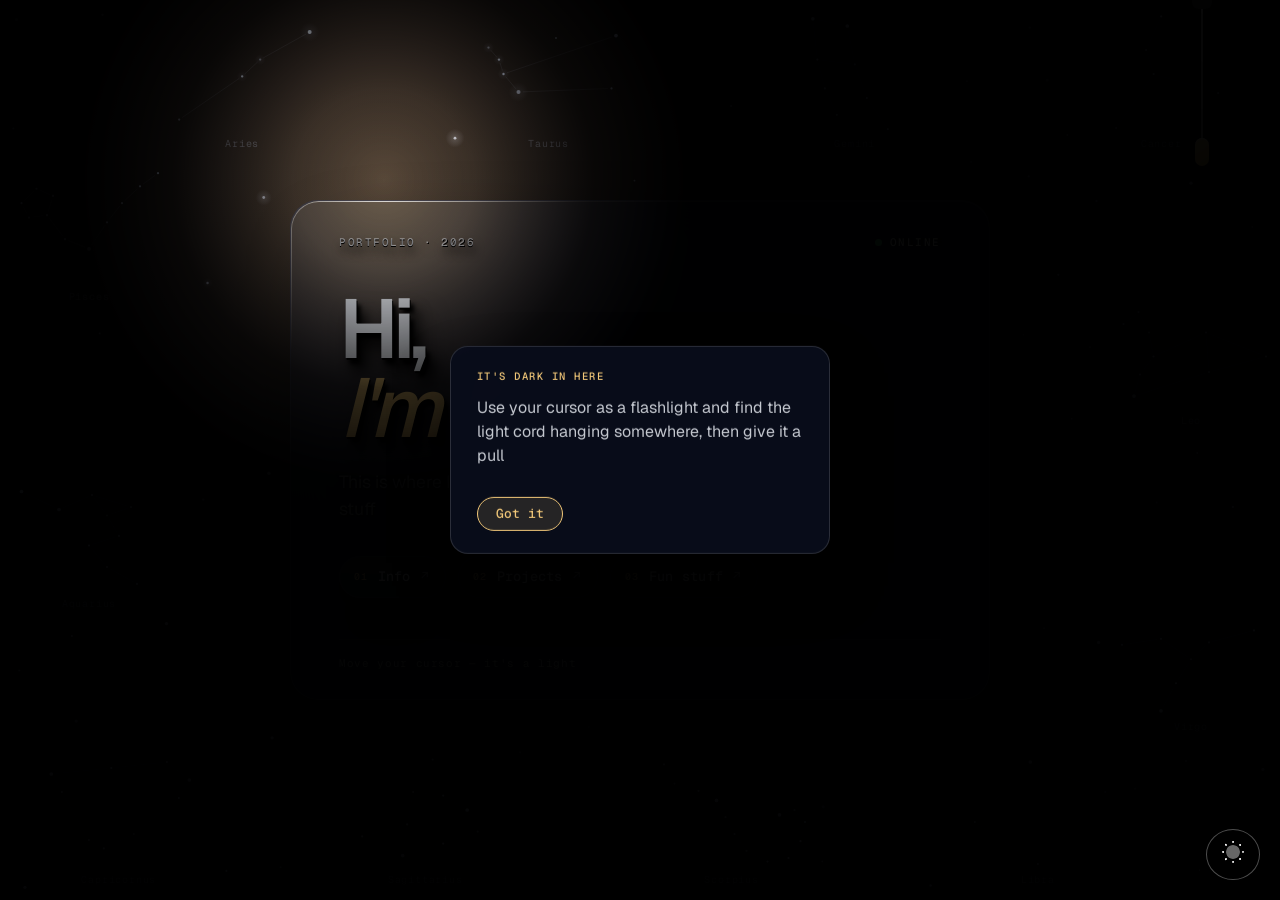
<file: index.html>
<!DOCTYPE html>
<html lang="en">
<head>
    <meta charset="UTF-8">
    <meta name="viewport" content="width=device-width, initial-scale=1.0, maximum-scale=1.0, user-scalable=no, viewport-fit=cover">
    <title>Bao's Website</title>
    <link rel="preconnect" href="https://fonts.googleapis.com">
    <link rel="preconnect" href="https://fonts.gstatic.com" crossorigin>
    <link href="https://fonts.googleapis.com/css2?family=Geist:wght@400;500;600&family=Geist+Mono:wght@400;500&display=swap" rel="stylesheet">
    <link rel="stylesheet" href="design.css">
</head>
<body>
    <div class="card" id="card" data-cast="2.2">
        <div class="card-top">
            <span class="card-eyebrow" data-cast="0.7">Portfolio &middot; 2026</span>
            <span class="card-status" data-cast="0.7"><span class="card-dot"></span>Online</span>
        </div>

        <div class="card-main">
            <h1 data-cast="1.3">Hi,<br><em class="orange">I'm Bao!</em></h1>
            <p data-cast="0.6">This is where I showcase my projects and fun stuff</p>

            <div class="button-group">
                <button id="btn1" data-cast="1.2"><span class="b-num">01</span>Info<span class="b-arrow">&#8599;</span></button>
                <button id="btn2" data-cast="1.2"><span class="b-num">02</span>Projects<span class="b-arrow">&#8599;</span></button>
                <button id="btn3" data-cast="1.2"><span class="b-num">03</span>Fun stuff<span class="b-arrow">&#8599;</span></button>
            </div>
        </div>

        <div class="card-foot" id="cardFoot" data-mouse="Move your cursor &mdash; it's a light" data-touch="Touch &amp; drag &mdash; your finger is the light">Move your cursor &mdash; it's a light</div>
    </div>

    <!-- Popups live outside the card so they sit on the top layer -->
    <!-- POPUP 1 - Info (two cards: fixed top + scrollable bottom) -->
    <div class="popup" id="popup1">
        <div class="popup-content popup-info" id="infoScroll">

            <!-- CARD 1: fixed (photo, name, About) -->
            <div class="info-card info-card-top">
                <button class="close-btn close-btn-info" aria-label="Close">
                    <svg class="close-icon" viewBox="0 0 40 40" xmlns="http://www.w3.org/2000/svg">
                        <circle class="close-ring" cx="20" cy="20" r="17" fill="none" stroke-width="1.5"/>
                        <line class="close-line" x1="14" y1="14" x2="26" y2="26" stroke-width="1.5" stroke-linecap="round"/>
                        <line class="close-line" x1="26" y1="14" x2="14" y2="26" stroke-width="1.5" stroke-linecap="round"/>
                    </svg>
                </button>

                <div class="info-header">
                    <div class="info-eyebrow">Info</div>
                    <div class="info-id">
                        <h2 class="info-name">Bao <em>Nguyen</em></h2>
                        <div class="info-title">Early Access Developer</div>
                        <div class="info-status"><span class="status-dot"></span>Online</div>
                    </div>
                    <img src="Bao.jpg" alt="Bao" class="info-avatar">
                </div>

                <div class="info-body">
                    <div class="info-section">
                        <h3 class="section-header"><span class="section-num">01</span><span class="section-title">About</span></h3>
                        <div class="info-row"><span class="info-label">Full name</span><span class="info-value">Bao Nguyen</span></div>
                        <div class="info-row"><span class="info-label">Date of birth</span><span class="info-value">Jan 22, 2004</span></div>
                        <div class="info-row"><span class="info-label">Temporary location</span><span class="info-value">Orlando, Florida, US</span></div>
                    </div>
                </div>
            </div>

            <!-- CARD 2: scrollable (everything else) -->
            <div class="info-card info-scroll">
                <div class="info-body">

                    <div class="info-section">
                        <h3 class="section-header"><span class="section-num">02</span><span class="section-title">Spoken languages</span></h3>
                        <div class="lang-list">
                            <div class="lang"><span class="lang-name">Vietnamese</span><span class="lang-level">Native</span></div>
                            <div class="lang"><span class="lang-name">English</span><span class="lang-level">Fluent</span></div>
                            <div class="lang"><span class="lang-name">Japanese</span><span class="lang-level">Kindergarten level</span></div>
                            <div class="lang"><span class="lang-name">Chinese</span><span class="lang-level">Kindergarten level</span></div>
                        </div>
                    </div>

                    <div class="info-section">
                        <h3 class="section-header"><span class="section-num">03</span><span class="section-title">Education</span></h3>
                        <div class="edu-row">
                            <div class="edu-name">University of Central Florida</div>
                            <div class="edu-sub">UCF &mdash; Computer Science</div>
                        </div>
                        <div class="edu-row">
                            <div class="edu-name">Valencia College</div>
                            <div class="edu-sub">Associate of Arts</div>
                        </div>
                    </div>

                    <div class="info-section">
                        <h3 class="section-header"><span class="section-num">04</span><span class="section-title">Programming languages</span></h3>
                        <div class="keyboard-tray">
                            <div class="keyboard-label">Stack &middot; tap a key</div>
                            <div class="key-row">
                                <div class="keycap" data-lang="Python" data-pct="100" data-desc="scripting &amp; automation"><div class="kc-face"><span class="kc-label">Python</span><span class="kc-sub">.py</span></div></div>
                                <div class="keycap" data-lang="HTML" data-pct="100" data-desc="markup &amp; structure"><div class="kc-face"><span class="kc-label">HTML</span><span class="kc-sub">.html</span></div></div>
                                <div class="keycap" data-lang="CSS" data-pct="100" data-desc="styling &amp; layout"><div class="kc-face"><span class="kc-label">CSS</span><span class="kc-sub">.css</span></div></div>
                            </div>
                            <div class="key-row key-row-offset">
                                <div class="keycap" data-lang="C++" data-pct="95" data-desc="systems &amp; algorithms"><div class="kc-face"><span class="kc-label">C++</span><span class="kc-sub">.cpp</span></div></div>
                                <div class="keycap" data-lang="JavaScript" data-pct="80" data-desc="web interactivity"><div class="kc-face"><span class="kc-label">JS</span><span class="kc-sub">.js</span></div></div>
                                <div class="keycap" data-lang="TypeScript" data-pct="50" data-desc="typed JS &amp; safety"><div class="kc-face"><span class="kc-label">TS</span><span class="kc-sub">.ts</span></div></div>
                            </div>
                        </div>
                    </div>

                    <div class="info-section">
                        <h3 class="section-header"><span class="section-num">05</span><span class="section-title">Interests</span></h3>

                        <div class="ib-grid">
                            <div class="ib ib-gaming"><div class="ib-label">Gaming</div><div class="ib-sub">Elden Ring</div></div>
                            <div class="ib ib-otters"><img src="otter.jpg" alt="Otter"><div class="ib-caption">Otters!!!!</div></div>
                            <div class="ib ib-webdev"><div class="ib-label">Web dev</div><div class="ib-sub">The magic to build everything from my imagination</div></div>
                        </div>

                        <div class="now-playing">
                            <img src="Vivarium.jpg" alt="Album art" class="np-album">
                            <div class="np-info">
                                <div class="np-badge">Now playing</div>
                                <div class="np-song">Vivarium</div>
                                <div class="np-artist">ADO</div>
                            </div>
                            <div class="np-bars"><div class="np-bar"></div><div class="np-bar"></div><div class="np-bar"></div><div class="np-bar"></div><div class="np-bar"></div></div>
                        </div>

                        <div class="ib-grid ib-grid-half">
                            <div class="ib"><div class="ib-label">Night reading</div></div>
                            <div class="ib"><div class="ib-label">Game development</div><div class="ib-sub">Develop logical thinking and problem-solving skills</div></div>
                        </div>
                    </div>

                    <div class="info-section">
                        <h3 class="section-header"><span class="section-num">06</span><span class="section-title">Social</span></h3>
                        <a href="https://github.com/Barone-Ng" target="_blank" class="social-link">
                            <svg width="16" height="16" viewBox="0 0 16 16" fill="currentColor"><path d="M8 0C3.58 0 0 3.58 0 8c0 3.54 2.29 6.53 5.47 7.59.4.07.55-.17.55-.38 0-.19-.01-.82-.01-1.49-2.01.37-2.53-.49-2.69-.94-.09-.23-.48-.94-.82-1.13-.28-.15-.68-.52-.01-.53.63-.01 1.08.58 1.23.82.72 1.21 1.87.87 2.33.66.07-.52.28-.87.51-1.07-1.78-.2-3.64-.89-3.64-3.95 0-.87.31-1.59.82-2.15-.08-.2-.36-1.02.08-2.12 0 0 .67-.21 2.2.82.64-.18 1.32-.27 2-.27.68 0 1.36.09 2 .27 1.53-1.04 2.2-.82 2.2-.82.44 1.1.16 1.92.08 2.12.51.56.82 1.27.82 2.15 0 3.07-1.87 3.75-3.65 3.95.29.25.54.73.54 1.48 0 1.07-.01 1.93-.01 2.2 0 .21.15.46.55.38A8.013 8.013 0 0016 8c0-4.42-3.58-8-8-8z"/></svg>
                            <span class="social-text"><span class="social-name">GitHub</span><span class="social-handle">@Barone-Ng</span></span>
                            <span class="social-arrow">&#8599;</span>
                        </a>
                        <a href="https://www.instagram.com/itsmebarone/" target="_blank" class="social-link">
                            <svg width="16" height="16" viewBox="0 0 24 24" fill="none" stroke="currentColor" stroke-width="1.8" stroke-linecap="round" stroke-linejoin="round"><rect x="2" y="2" width="20" height="20" rx="5"/><circle cx="12" cy="12" r="4"/><circle cx="17.5" cy="6.5" r="1" fill="currentColor" stroke="none"/></svg>
                            <span class="social-text"><span class="social-name">Instagram</span><span class="social-handle">@itsmebarone</span></span>
                            <span class="social-arrow">&#8599;</span>
                        </a>
                        <a href="mailto:baronenguyen2201@gmail.com" class="social-link">
                            <svg width="16" height="16" viewBox="0 0 24 24" fill="none" stroke="currentColor" stroke-width="1.8" stroke-linecap="round" stroke-linejoin="round"><path d="M4 4h16c1.1 0 2 .9 2 2v12c0 1.1-.9 2-2 2H4c-1.1 0-2-.9-2-2V6c0-1.1.9-2 2-2z"/><polyline points="22,6 12,13 2,6"/></svg>
                            <span class="social-text"><span class="social-name">Email</span><span class="social-handle">baronenguyen2201@gmail.com</span></span>
                            <span class="social-arrow">&#8599;</span>
                        </a>
                    </div>

                </div>
            </div>
        </div>
    </div>

    <!-- POPUP 2 - Projects -->
    <div class="popup" id="popup2">
        <div class="popup-content">
            <span class="close-btn">&times;</span>
            <h3>Projects</h3>
            <p>For now, I only have this website!</p>
        </div>
    </div>

    <!-- POPUP 3 - Fun stuff -->
    <div class="popup" id="popup3">
        <div class="popup-content popup-fun">
            <span class="close-btn">&times;</span>
            <h3>Fun stuff</h3>
            <div class="fun-grid">
                <a class="fun-btn" href="LightOut.html"><span class="fun-icon">01</span><span class="fun-label">Lights Out</span><span class="fun-arrow">↗</span></a>
                <a class="fun-btn" href="Tictactoe.html"><span class="fun-icon">02</span><span class="fun-label">Tic-Tac-Toe</span><span class="fun-arrow">↗</span></a>
                <a class="fun-btn" href="MemoryMatch.html"><span class="fun-icon">03</span><span class="fun-label">Love Match</span><span class="fun-arrow">↗</span></a>
                <a class="fun-btn" href="Slotmachine.html"><span class="fun-icon">04</span><span class="fun-label">Galaxy Slots</span><span class="fun-arrow">↗</span></a>
                <a class="fun-btn" href="Wordle.html"><span class="fun-icon">05</span><span class="fun-label">Wordle</span><span class="fun-arrow">↗</span></a>
                <a class="fun-btn" href="WordSniper.html"><span class="fun-icon">06</span><span class="fun-label">Word Sniper</span><span class="fun-arrow">↗</span></a>
                <a class="fun-btn" href="Arcane Bloom.html"><span class="fun-icon">07</span><span class="fun-label">Arcane Bloom</span><span class="fun-arrow">↗</span></a>
            </div>
        </div>
    </div>

    <!-- Cursor light -->
    <div class="light-orb"></div>

    <!-- Darkness: hides everything except where the cursor shines -->
    <div class="darkness"></div>

    <!-- Light pull cord (top right) -->
    <div class="pull-cord" id="pullCord">
        <div class="cord-fixture"></div>
        <div class="cord-line"></div>
        <div class="cord-handle" id="cordHandle" data-cast="0.8" role="button" tabindex="0" aria-label="Pull the cord to toggle the lights"></div>
    </div>

    <!-- Hint popup -->
    <div class="hint" id="lightHint" role="dialog" aria-label="Hint">
        <div class="hint-eyebrow">It's dark in here</div>
        <p id="hintText" data-mouse="Use your cursor as a flashlight and find the light cord hanging somewhere, then give it a pull " data-touch="Drag your finger across the screen as a flashlight and find the light cord hanging somewhere, then tap or pull it ">Use your cursor as a flashlight and find the light cord hanging somewhere, then give it a pull </p>
        <button id="hintClose" type="button">Got it</button>
    </div>

    <!-- Zodiac star charts -->
    <div class="stars-container">
        <canvas id="zodiacCanvas"></canvas>
    </div>

    <!-- Aurora -->


    <!-- Gradient wave -->
    <div class="wave-container">
        <div class="wave"></div>
        <div class="wave"></div>
        <div class="wave"></div>
    </div>

    <button id="themeToggle" class="theme-btn"><img src="[data-uri]" alt="icon" /></button>

    <script>
        // Double-tap zoom is blocked in CSS (touch-action); only block pinch-zoom here
        // Optional: Also prevent zoom on gesture (pinch zoom)
        document.addEventListener('gesturestart', function(e) {
            e.preventDefault();
        }, { passive: false });
    </script>
    <script src="script.js"></script>
</body>
</html>
</file>
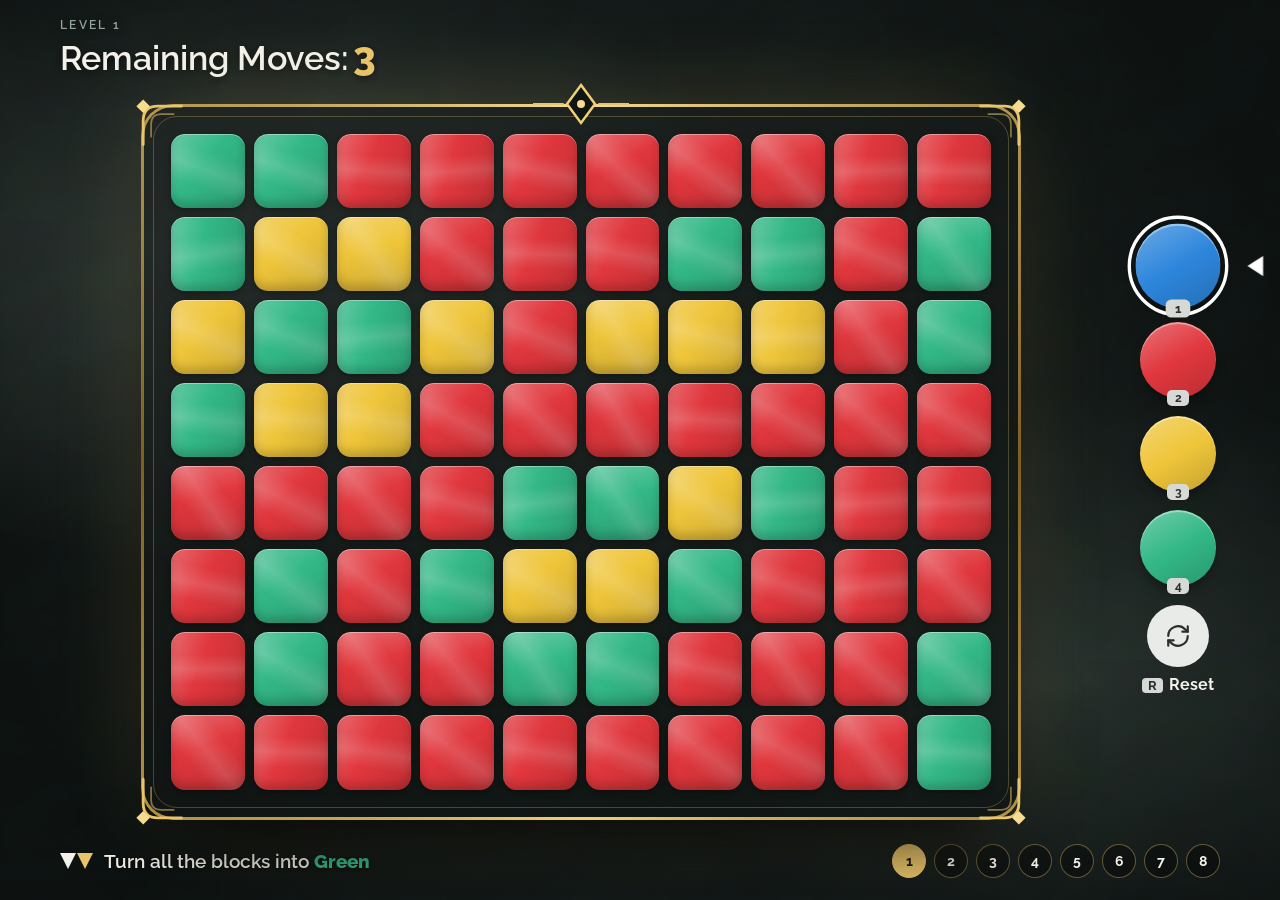
<file: Arcane Bloom.html>
<!DOCTYPE html>
<html lang="en">
<head>
<meta charset="utf-8">
<meta name="viewport" content="width=device-width, initial-scale=1, viewport-fit=cover">
<title>Arcane Bloom</title>
<link href="https://fonts.googleapis.com/css2?family=Raleway:wght@400;600;800&display=swap" rel="stylesheet">
<style>
:root{box-sizing:border-box;padding-top:env(safe-area-inset-top,0px);padding-bottom:env(safe-area-inset-bottom,0px);
  --gold:#e8c46a;--text:#f2f1ea}
*{box-sizing:border-box}
html{height:100%}
body{margin:0;min-height:100dvh;color:var(--text);font-family:Raleway,system-ui,sans-serif;overflow-x:hidden;background-color:#0e1312;
  background-image:radial-gradient(60% 50% at 18% 28%,rgba(125,145,135,.28),transparent 70%),
  radial-gradient(50% 45% at 85% 75%,rgba(95,115,105,.25),transparent 70%),radial-gradient(circle at 50% 50%,#1d2523,#0c1110 85%)}
body::before{content:"";position:fixed;inset:0;pointer-events:none;opacity:.22;mix-blend-mode:overlay;
  background-image:url("data:image/svg+xml,%3Csvg xmlns='http://www.w3.org/2000/svg' width='220' height='220'%3E%3Cfilter id='n'%3E%3CfeTurbulence type='fractalNoise' baseFrequency='.012 .02' numOctaves='4'/%3E%3C/filter%3E%3Crect width='100%25' height='100%25' filter='url(%23n)'/%3E%3C/svg%3E")}
main{position:relative;max-width:1200px;margin:0 auto;padding:18px 20px 22px;min-height:100dvh;display:grid;grid-template-rows:auto 1fr auto;gap:10px}
.moves{font-size:clamp(1.4rem,4vw,2.1rem);font-weight:600;text-shadow:0 2px 8px rgba(0,0,0,.6)}
.moves b{color:var(--gold);font-weight:800;font-size:1.2em;margin-left:4px}
.moves small{display:block;font-size:.72rem;letter-spacing:.2em;text-transform:uppercase;color:#93a39a;font-weight:600}
.stage{display:grid;grid-template-columns:1fr auto;gap:34px;align-items:center;justify-items:center}
@property --ang{syntax:"<angle>";inherits:false;initial-value:0deg}
.bw{position:relative;padding:30px;border-radius:32px;width:min(100%,880px,calc((100dvh - 180px)*1.25));
  background:linear-gradient(160deg,rgba(255,255,255,.06),rgba(255,255,255,.01)),rgba(8,12,11,.6);
  box-shadow:0 40px 80px -30px #000,0 0 110px -30px rgba(232,196,106,.32)}
.ring{position:absolute;inset:0;border-radius:32px;padding:3px;pointer-events:none;
  background:conic-gradient(from var(--ang),#f6dc8e,#7d5f20 25%,#f0cf75 50%,#7d5f20 75%,#f6dc8e);
  -webkit-mask:linear-gradient(#000 0 0) content-box,linear-gradient(#000 0 0);-webkit-mask-composite:xor;mask-composite:exclude;
  animation:spin 9s linear infinite}
@keyframes spin{to{--ang:360deg}}
.inner{position:absolute;inset:12px;border-radius:24px;border:1px solid rgba(232,196,106,.28);pointer-events:none}
.cn{position:absolute;width:52px;height:52px;pointer-events:none}
.cn.tl{left:-8px;top:-8px}.cn.tr{right:-8px;top:-8px;transform:scaleX(-1)}
.cn.bl{left:-8px;bottom:-8px;transform:scaleY(-1)}.cn.br{right:-8px;bottom:-8px;transform:scale(-1)}
.crest{position:absolute;left:50%;top:-22px;width:96px;height:44px;margin-left:-48px;pointer-events:none;animation:glow 3.5s ease-in-out infinite}
@keyframes glow{50%{filter:drop-shadow(0 0 8px rgba(246,220,142,.9))}}
.lvls{display:flex;gap:8px;margin-left:auto;flex-wrap:wrap}
.lvls button{width:34px;height:34px;border-radius:50%;border:1px solid rgba(232,196,106,.4);background:rgba(0,0,0,.35);color:var(--text);
  font:700 .85rem Raleway,sans-serif;cursor:pointer;transition:transform .2s}
.lvls button:active{transform:scale(.92)}
.lvls button.d{border-color:#33b887;color:#33b887}
.lvls button[aria-current=true]{background:var(--gold);color:#201a08;border-color:var(--gold)}

.board{display:grid;grid-template-columns:repeat(10,1fr);gap:clamp(3px,.8vw,9px);aspect-ratio:10/8}
.t{border:0;padding:0;border-radius:clamp(6px,1.3vw,14px);cursor:pointer;background-color:var(--c);
  background-image:linear-gradient(var(--a),rgba(255,255,255,.26),rgba(255,255,255,0) 42%,rgba(0,0,0,.14) 100%),
  linear-gradient(calc(var(--a) + 70deg),transparent 30%,rgba(255,255,255,.14) 50%,transparent 70%);
  box-shadow:inset 0 1px 0 rgba(255,255,255,.4),inset 0 -6px 10px rgba(0,0,0,.18),0 2px 6px rgba(0,0,0,.35);
  transition:background-color .35s ease,transform .15s;animation:in .5s both;animation-delay:calc(var(--i)*9ms)}
.t:active{transform:scale(.94)}
.t.pop{animation:pop .45s ease both}
.t.no{animation:no .3s}
@keyframes in{from{opacity:0;transform:scale(.6)}to{opacity:1;transform:scale(1)}}
@keyframes pop{0%{transform:scale(1)}45%{transform:scale(1.13);filter:brightness(1.4)}100%{transform:scale(1)}}
@keyframes no{25%{transform:translateX(-3px)}75%{transform:translateX(3px)}}
.side{display:flex;flex-direction:column;align-items:center;gap:18px}
.pal{display:flex;flex-direction:column;gap:18px}
.g{position:relative;width:76px;height:76px;border-radius:50%;border:0;padding:0;cursor:pointer;background-color:var(--c);
  background-image:linear-gradient(150deg,rgba(255,255,255,.3),transparent 50%,rgba(0,0,0,.18));
  box-shadow:inset 0 2px 0 rgba(255,255,255,.4),0 8px 14px -6px rgba(0,0,0,.6);
  transition:transform .3s cubic-bezier(.3,1.6,.5,1)}
.g:active{transform:scale(.93)}
.g[aria-pressed=true]{transform:scale(1.12);outline:3px solid #fff;outline-offset:4px}
.g[aria-pressed=true]::after{content:"";position:absolute;right:-38px;top:50%;margin-top:-9px;border:9px solid transparent;border-right:14px solid #fff;border-left:0}
.g i{position:absolute;left:50%;bottom:-8px;transform:translateX(-50%);min-width:22px;padding:1px 6px;border-radius:5px;background:#d7d9d6;color:#2a2f2d;font:700 .75rem Raleway,sans-serif;font-style:normal;text-align:center}
.rs{display:flex;flex-direction:column;align-items:center;gap:8px;background:none;border:0;color:var(--text);font:600 1rem Raleway,sans-serif;cursor:pointer}
.rs span.c{width:62px;height:62px;border-radius:50%;background:#e9ebe8;color:#2a2f2d;display:grid;place-items:center;transition:transform .4s}
.rs:hover span.c{transform:rotate(180deg)}
.rs:active span.c{transform:scale(.94)}
.rs kbd{background:#d7d9d6;color:#2a2f2d;border-radius:4px;padding:0 6px;margin-right:6px;font:700 .8rem Raleway,sans-serif}
.goal{display:flex;align-items:center;gap:10px;font-weight:600;font-size:clamp(.95rem,2.6vw,1.2rem);text-shadow:0 2px 6px rgba(0,0,0,.6)}
.goal b{font-weight:800}
.veil{position:absolute;inset:0;z-index:1;display:flex;flex-direction:column;align-items:center;justify-content:center;text-align:center;
  background:rgba(10,15,13,.82);border-radius:32px;opacity:0;pointer-events:none;transition:opacity .45s}
.veil.on{opacity:1;pointer-events:auto}
.veil h2{margin:0 0 6px;font-size:clamp(1.8rem,5vw,3rem);font-weight:800;color:var(--gold);letter-spacing:-.02em}
.veil p{margin:0 0 18px;color:#b4c0b8}
.cta{background:var(--gold);color:#201a08;border:0;font:800 1rem Raleway,sans-serif;padding:12px 26px;border-radius:99px;cursor:pointer;transition:transform .2s}
.cta:active{transform:translateY(1px) scale(.97)}
@media(max-width:760px){
  .stage{grid-template-columns:1fr;gap:26px}
  .side{flex-direction:row;gap:12px}
  .pal{flex-direction:row;gap:14px}
  .g{width:56px;height:56px}
  .g[aria-pressed=true]::after{display:none}
  .rs span.c{width:48px;height:48px}.rs kbd,.rs b{display:none}
  .bw{padding:14px}
}
</style>
</head>
<body>
<main>
  <header class="moves"><small id="lv">Level 1</small>Remaining Moves:<b id="mv">3</b></header>
  <section class="stage">
    <div class="bw">
      <svg width="0" height="0" style="position:absolute" aria-hidden="true"><defs><symbol id="cr" viewBox="-6 -6 46 46">
        <path d="M3 37V16Q3 3 16 3h21" fill="none" stroke="#e8c46a" stroke-width="2.5" stroke-linecap="round"/>
        <path d="M10 30V19Q10 10 19 10h11" fill="none" stroke="#e8c46a" stroke-opacity=".55" stroke-width="1.5" stroke-linecap="round"/>
        <path d="M3 -3L9 3 3 9-3 3Z" fill="#f6dc8e"/></symbol></defs></svg>
      <div class="ring" aria-hidden="true"></div><div class="inner" aria-hidden="true"></div>
      <svg class="cn tl" aria-hidden="true"><use href="#cr"/></svg><svg class="cn tr" aria-hidden="true"><use href="#cr"/></svg>
      <svg class="cn bl" aria-hidden="true"><use href="#cr"/></svg><svg class="cn br" aria-hidden="true"><use href="#cr"/></svg>
      <svg class="crest" viewBox="0 0 96 44" aria-hidden="true"><path d="M0 22h30M66 22h30" stroke="#e8c46a" stroke-width="2" stroke-linecap="round"/>
        <path d="M48 3l14 19-14 19-14-19z" fill="#0f1513" stroke="#f0cf75" stroke-width="2.5"/><circle cx="48" cy="22" r="4" fill="#f6dc8e"/></svg>
      <div class="board" id="board" role="grid" aria-label="Game board"></div>
      <div class="veil" id="veil" role="status"><h2 id="vt"></h2><p id="vp"></p><button class="cta" id="vb"></button></div>
    </div>
    <aside class="side">
      <div class="pal" id="pal" role="group" aria-label="Colors"></div>
      <button class="rs" id="rs" type="button" aria-label="Reset">
        <span class="c"><svg width="26" height="26" viewBox="0 0 24 24" fill="none" stroke="currentColor" stroke-width="2" stroke-linecap="round" stroke-linejoin="round"><path d="M3 12a9 9 0 0 1 15.5-6.2L21 8"/><path d="M21 3v5h-5"/><path d="M21 12a9 9 0 0 1-15.5 6.2L3 16"/><path d="M3 21v-5h5"/></svg></span>
        <span><kbd>R</kbd><b>Reset</b></span>
      </button>
    </aside>
  </section>
  <footer class="goal">
    <svg width="34" height="18" viewBox="0 0 34 18" aria-hidden="true"><path d="M0 1h16L8 17z" fill="#f2f1ea"/><path d="M17 1h16L25 17z" fill="#e8c46a"/></svg>
    <span>Turn all the blocks into <b id="tn">Yellow</b></span>
    <nav class="lvls" id="lvls" aria-label="Puzzles"></nav>
  </footer>
</main>
<script>
(function(){
var COLS=['#2d86dc','#e0373d','#efc53a','#33b887'];
var NAMES=['Blue','Red','Yellow','Green'];
var W=10,H=8,N=80;
var level=0,T=2,moves=3,left=3,grid=[],init=[],sel=0,busy=false,over=false;
var $=function(i){return document.getElementById(i)};
var board=$('board'),pal=$('pal'),veil=$('veil');
var R=Math.random,solved={},HARD=1;
var LEVELS=[{m:3,s:11,p:0},{m:3,s:27,p:1},{m:4,s:5,p:0},{m:3,s:91,p:1},{m:4,s:42,p:1},{m:4,s:73,p:0},{m:3,s:8,p:1},{m:4,s:19,p:1}];
function mb(a){return function(){a|=0;a=a+0x6D2B79F5|0;var t=Math.imul(a^a>>>15,1|a);t=t+Math.imul(t^t>>>7,61|t)^t;return((t^t>>>14)>>>0)/4294967296}}
function rnd(n){return Math.floor(R()*n)}
function nbrs(c){var x=c%W,r=[];if(x>0)r.push(c-1);if(x<W-1)r.push(c+1);if(c>=W)r.push(c-W);if(c<N-W)r.push(c+W);return r}
// flood fill 4-neighbours only; returns [[index,dist],...]
function flood(g,s,nc){var f=g[s];if(f===nc)return[];var d={},q=[s],h=0,out=[];d[s]=0;
  while(h<q.length){var c=q[h++];out.push([c,d[c]]);nbrs(c).forEach(function(n){if(d[n]===undefined&&g[n]===f){d[n]=d[c]+1;q.push(n)}})}
  out.forEach(function(p){g[p[0]]=nc});return out}
function connected(set){var a=Object.keys(set);var seen={},q=[+a[0]],h=0;seen[a[0]]=1;
  while(h<q.length){nbrs(q[h++]).forEach(function(n){if(set[n]&&!seen[n]){seen[n]=1;q.push(n)}})}return q.length===a.length}
// Build a puzzle by planting a solution of exactly m moves (3 or 4), guaranteed solvable
// exact solver: can the board become all-T within r moves?
function comps(g){var id=new Array(N).fill(-1),L=[];
  for(var i=0;i<N;i++)if(id[i]<0){var q=[i],h=0;id[i]=L.length;
    while(h<q.length){nbrs(q[h++]).forEach(function(n){if(id[n]<0&&g[n]===g[i]){id[n]=L.length;q.push(n)}})}
    L.push({c:g[i],cells:q})}
  return L}
function solve(g,T,r,seen){
  if(g.every(function(v){return v===T}))return true;
  if(r===0)return false;
  var L=comps(g);
  if(r===1)return L.filter(function(x){return x.c!==T}).length===1;
  var key=g.join('');if(seen[key]>=r)return false;
  for(var a=0;a<L.length;a++)for(var c=0;c<4;c++){if(c===L[a].c)continue;
    var ng=g.slice();L[a].cells.forEach(function(x){ng[x]=c});
    if(solve(ng,T,r-1,seen))return true}
  seen[key]=r;return false}
// count winning sequences of exactly r moves (stops at limit)
function count(g,T,r,lim){
  var L=comps(g);
  if(r===1)return L.filter(function(x){return x.c!==T}).length===1?1:0;
  var tot=0;
  for(var a=0;a<L.length&&tot<lim;a++)for(var c=0;c<4&&tot<lim;c++){if(c===L[a].c)continue;
    var ng=g.slice();L[a].cells.forEach(function(x){ng[x]=c});
    tot+=count(ng,T,r-1,lim-tot)}
  return tot}
// chance that random clicking wins (size-weighted); used to keep puzzles hard to brute-force
function wwin(g,T,r){var L=comps(g);
 if(r===1)return L.filter(function(x){return x.c!==T}).length===1?(function(){var x=L.filter(function(x){return x.c!==T})[0];return x.cells.length/N/4})():0;
 var tot=0;for(var a=0;a<L.length;a++)for(var c=0;c<4;c++){if(c===L[a].c)continue;var ng=g.slice();L[a].cells.forEach(function(x){ng[x]=c});
  var w=wwin(ng,T,r-1);if(w)tot+=w*L[a].cells.length/N/4}return tot}


function gen(m,pair){
  for(var at=0;at<1500;at++){
    var chain=[rnd(4)];while(chain.length<=m){var c=rnd(4);if(c!==chain[chain.length-1])chain.push(c)}
    var g=Array(N).fill(chain[0]),sea={},i;for(i=0;i<N;i++)sea[i]=1;
    var ok=true,prev=[];
    for(var j=1;j<=m&&ok;j++){
      var cnt=(m===3?4+rnd(2):3+rnd(2)),tries=0,done=false;
      while(!done&&tries++<40){
        var keys=Object.keys(sea),flat=[],units=[];
        if(j>1&&prev.length&&rnd(10)<8){ // ring: surround one earlier patch so it can only be reached after this layer
          var pu=prev[rnd(prev.length)],ring=[];
          pu.forEach(function(x){nbrs(x).forEach(function(n){if(sea[n]&&ring.indexOf(n)<0)ring.push(n)})});
          if(ring.length){flat=ring.slice();units.push(ring)}}
        for(var k=0;k<cnt*8&&units.length<cnt;k++){
          var p=+keys[rnd(keys.length)],u=[p],size=1+rnd(pair?4:3);
          for(var q=0;q<size*3&&u.length<size;q++){var f=u[rnd(u.length)],ns=nbrs(f).filter(function(n){return sea[n]&&u.indexOf(n)<0});if(ns.length)u.push(ns[rnd(ns.length)])}
          var fine=u.every(function(x){return flat.indexOf(x)<0&&nbrs(x).every(function(n){return flat.indexOf(n)<0||u.indexOf(n)>=0})});
          if(fine){flat=flat.concat(u);units.push(u)}
        }
        var S={},sn=0;keys.forEach(function(x){if(flat.indexOf(+x)<0){S[x]=1;sn++}});
        if(units.length===cnt&&sn>=8&&connected(S)){Object.keys(S).forEach(function(x){g[x]=chain[j]});sea=S;prev=units;done=true}
      }
      if(!done)ok=false;
    }
    if(!ok)continue;
    var rep=+Object.keys(sea)[0],t=g.slice();
    for(var j2=m;j2>=1;j2--)flood(t,rep,chain[j2-1]);
    if(!t.every(function(v){return v===chain[0]}))continue;
    if(solve(g,chain[0],m-1,{}))continue;
    if(wwin(g,chain[0],m)>(m===3?90e-4:30e-4))continue;
    if(g.filter(function(v){return v===chain[0]}).length>22)continue; // target color stays scarce at the start
    return{g:g,T:chain[0],real:true};
  }
  return{g:Array(N).fill(1).map(function(_,i){return i%4}),T:0};
}
function setup(m,seed,pair){R=seed?mb(seed):Math.random;var p=gen(m,pair);init=p.g.slice();T=p.T;moves=m;reset();}
function start(){var L=LEVELS[level];if(L)setup(L.m,L.s,L.p);else setup(3+Math.floor(Math.random()*2),0,Math.floor(Math.random()*2))}
function chips(){var n=$('lvls');n.innerHTML='';LEVELS.forEach(function(L,i){var b=document.createElement('button');b.textContent=i+1;
  b.setAttribute('aria-label','Puzzle '+(i+1)+', '+L.m+' moves');if(solved[i])b.className='d';if(i===level)b.setAttribute('aria-current','true');
  b.onclick=function(){if(!busy){level=i;start()}};n.appendChild(b)})}
function reset(){
  grid=init.slice();left=moves;sel=0;busy=false;over=false;
  board.innerHTML='';
  grid.forEach(function(v,i){var b=document.createElement('button');b.className='t';
    b.style.setProperty('--c',COLS[v]);b.style.setProperty('--i',i);b.style.setProperty('--a',(100+rnd(70))+'deg');
    b.setAttribute('aria-label','Tile '+NAMES[v]);b.onclick=function(){paint(i)};board.appendChild(b)});
  pal.innerHTML='';
  COLS.forEach(function(c,i){var g=document.createElement('button');g.className='g';g.style.setProperty('--c',c);
    g.setAttribute('aria-label',NAMES[i]);g.setAttribute('aria-pressed',i===0);g.innerHTML='<i>'+(i+1)+'</i>';
    g.onclick=function(){pick(i)};pal.appendChild(g)});
  veil.classList.remove('on');hud();chips();
}
function pick(i){sel=i;[].forEach.call(pal.children,function(g,k){g.setAttribute('aria-pressed',k===i)})}
function hud(){$('mv').textContent=left;$('lv').textContent='Level '+(level+1);
  var n=$('tn');n.textContent=NAMES[T];n.style.color=COLS[T]}
function won(){return grid.every(function(v){return v===T})}
function paint(i){
  if(busy||over)return;
  if(grid[i]===sel){var e=board.children[i];e.classList.remove('no');void e.offsetWidth;e.classList.add('no');return}
  var cells=flood(grid,i,sel),maxd=0;busy=true;left--;
  cells.forEach(function(p){var el=board.children[p[0]],dl=p[1]*45;if(p[1]>maxd)maxd=p[1];
    el.style.transitionDelay=dl+'ms';el.style.animationDelay=dl+'ms';el.style.setProperty('--c',COLS[sel]);
    el.classList.remove('pop','no');void el.offsetWidth;el.classList.add('pop')});
  hud();
  setTimeout(function(){
    cells.forEach(function(p){var el=board.children[p[0]];el.classList.remove('pop');el.style.transitionDelay='';el.style.animationDelay='0ms'});
    busy=false;if(won())end(true);else if(left<=0)end(false);
  },maxd*45+480);
}
function end(w){over=true;if(w)solved[level]=1;chips();
  $('vt').textContent=w?'Well done':'Out of moves';
  $('vp').textContent=w?'Every block is '+NAMES[T]+'.':'Try the same puzzle again.';
  $('vb').textContent=w?'Next level':'Try again';
  $('vb').onclick=function(){if(w){level++;start()}else reset()};
  veil.classList.add('on');
}
$('rs').onclick=function(){if(!busy)reset()};
document.addEventListener('keydown',function(e){
  if(e.key>='1'&&e.key<='4')pick(+e.key-1);else if((e.key==='r'||e.key==='R')&&!busy)reset()});
start();
})();
</script>
</body>
</html>
</file>
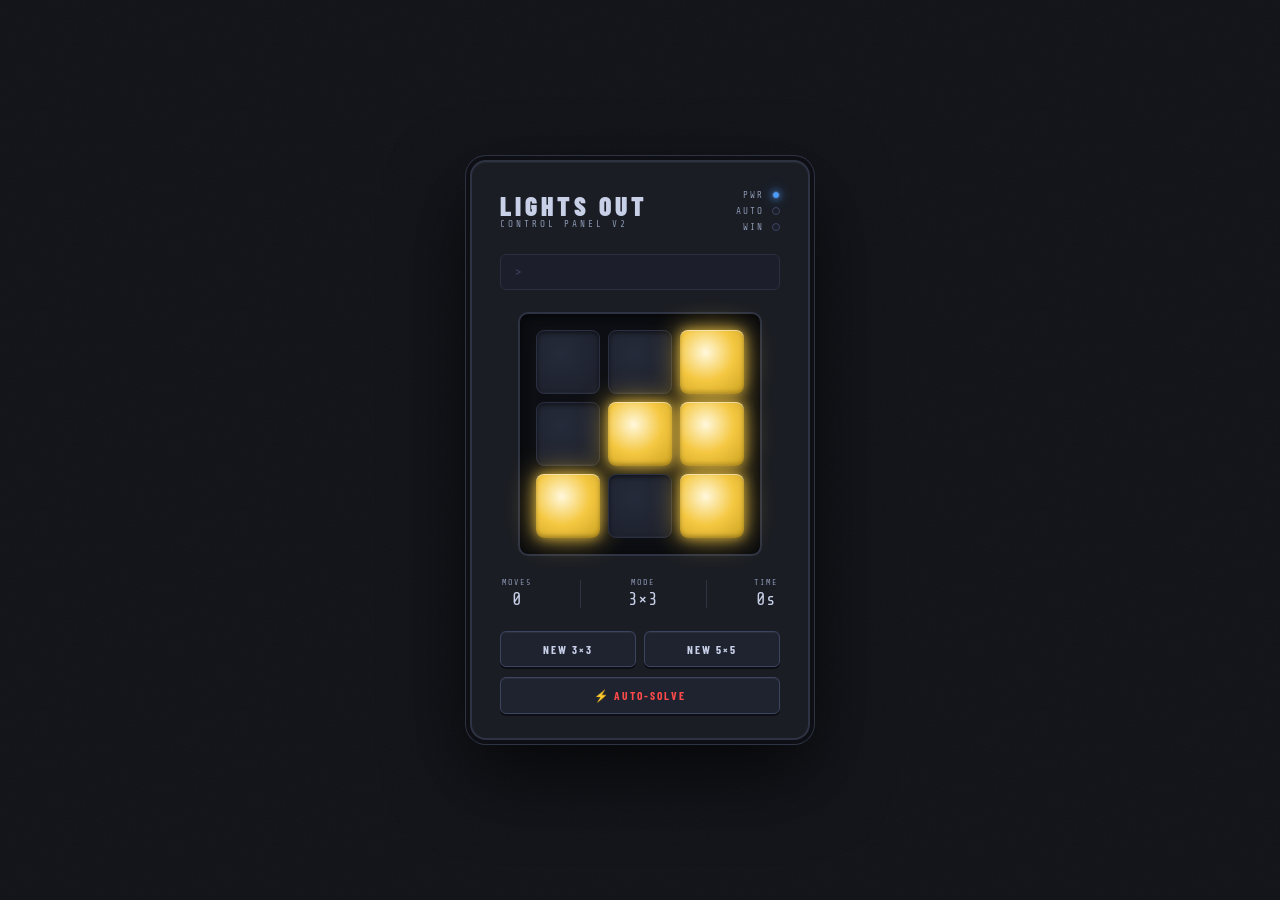
<file: LightOut.html>
<!DOCTYPE html>
<html lang="en">
<head>
   <meta charset="UTF-8">
   <meta name="viewport" content="width=device-width, initial-scale=1.0">
   <title>Lights Out</title>
   <link rel="preconnect" href="https://fonts.googleapis.com">
   <link href="https://fonts.googleapis.com/css2?family=Share+Tech+Mono&family=Barlow+Condensed:wght@400;600;700;900&display=swap" rel="stylesheet">
   <style>
      *, *::before, *::after { margin: 0; padding: 0; box-sizing: border-box; }

      :root {
         --bg:          #111318;
         --panel:       #1a1d24;
         --panel2:      #1f2330;
         --rim:         #2e3344;
         --rim-bright:  #3d4460;
         --on:          #f5c842;
         --on-glow:     rgba(245, 200, 66, 0.7);
         --on-core:     #fff8dc;
         --off:         #1c1f2b;
         --off-border:  #2a2f42;
         --accent:      #4a9eff;
         --accent-glow: rgba(74, 158, 255, 0.5);
         --danger:      #ff4a4a;
         --text:        #8a95b0;
         --text-bright: #c8d0e8;
         --mono:        'Share Tech Mono', monospace;
         --display:     'Barlow Condensed', sans-serif;
      }

      body {
         background: var(--bg);
         color: var(--text-bright);
         min-height: 100vh;
         display: flex;
         align-items: center;
         justify-content: center;
         font-family: var(--display);
         overflow: hidden;
         position: relative;
      }

      body::before {
         content: '';
         position: fixed; inset: 0;
         background-image: url("data:image/svg+xml,%3Csvg xmlns='http://www.w3.org/2000/svg' width='200' height='200'%3E%3Cfilter id='n'%3E%3CfeTurbulence type='fractalNoise' baseFrequency='0.75' numOctaves='4' stitchTiles='stitch'/%3E%3C/filter%3E%3Crect width='200' height='200' filter='url(%23n)' opacity='0.03'/%3E%3C/svg%3E");
         pointer-events: none; z-index: 0;
      }

      .machine {
         position: relative; z-index: 1;
         background: var(--panel);
         border: 2px solid var(--rim);
         border-radius: 16px;
         padding: 28px 28px 24px;
         display: flex;
         flex-direction: column;
         align-items: center;
         gap: 22px;
         box-shadow:
            0 0 0 4px #0d0f14,
            0 0 0 5px var(--rim),
            0 32px 80px rgba(0,0,0,0.7),
            inset 0 1px 0 rgba(255,255,255,0.04);
         min-width: 340px;
      }

      .machine-header {
         width: 100%;
         display: flex;
         align-items: center;
         justify-content: space-between;
         gap: 16px;
      }

      .brand { display: flex; flex-direction: column; gap: 1px; }

      .brand-title {
         font-family: var(--display);
         font-size: 1.6rem;
         font-weight: 900;
         letter-spacing: 4px;
         text-transform: uppercase;
         color: var(--text-bright);
         line-height: 1;
      }

      .brand-sub {
         font-family: var(--mono);
         font-size: 0.58rem;
         letter-spacing: 3px;
         color: var(--text);
         text-transform: uppercase;
      }

      .status-cluster {
         display: flex;
         flex-direction: column;
         align-items: flex-end;
         gap: 6px;
      }

      .led-row {
         display: flex;
         align-items: center;
         gap: 8px;
      }

      .led-label {
         font-family: var(--mono);
         font-size: 0.58rem;
         letter-spacing: 2px;
         color: var(--text);
         text-transform: uppercase;
      }

      .led {
         width: 8px; height: 8px;
         border-radius: 50%;
         background: var(--off);
         border: 1px solid var(--rim-bright);
         transition: background 0.3s, box-shadow 0.3s;
      }

      .led.active {
         background: var(--accent);
         box-shadow: 0 0 6px var(--accent-glow), 0 0 12px var(--accent-glow);
      }

      .led.warn {
         background: var(--on);
         box-shadow: 0 0 6px var(--on-glow), 0 0 12px var(--on-glow);
      }

      .info-bar {
         width: 100%;
         background: var(--off);
         border: 1px solid var(--off-border);
         border-radius: 6px;
         padding: 8px 14px;
         font-family: var(--mono);
         font-size: 0.75rem;
         color: var(--accent);
         letter-spacing: 1px;
         min-height: 36px;
         display: flex;
         align-items: center;
         gap: 8px;
      }

      .info-bar::before {
         content: '>';
         color: var(--rim-bright);
         flex-shrink: 0;
      }

      .grid-panel {
         background: #0d0f14;
         border: 2px solid var(--rim);
         border-radius: 10px;
         padding: 16px;
         box-shadow:
            inset 0 2px 8px rgba(0,0,0,0.6),
            inset 0 0 30px rgba(0,0,0,0.3);
      }

      #gameGrid {
         display: grid;
         gap: 8px;
      }

      #gameGrid.grid3x3 {
         grid-template-columns: repeat(3, 64px);
         grid-template-rows:    repeat(3, 64px);
      }

      #gameGrid.grid5x5 {
         grid-template-columns: repeat(5, 52px);
         grid-template-rows:    repeat(5, 52px);
      }

      .lightOn,
      .lightOff {
         width: 100%; height: 100%;
         border-radius: 8px;
         cursor: pointer;
         border: none;
         position: relative;
         transition: transform 0.08s, box-shadow 0.15s;
      }

      .lightOn {
         background: radial-gradient(circle at 40% 35%, var(--on-core), var(--on) 50%, #c9a020);
         box-shadow:
            0 0 12px var(--on-glow),
            0 0 28px var(--on-glow),
            inset 0 1px 0 rgba(255,255,255,0.5),
            inset 0 -2px 4px rgba(0,0,0,0.3);
      }

      .lightOn:hover {
         transform: scale(0.94);
         box-shadow:
            0 0 18px var(--on-glow),
            0 0 40px var(--on-glow),
            inset 0 1px 0 rgba(255,255,255,0.4);
      }

      .lightOff {
         background: radial-gradient(circle at 40% 35%, #252b3a, var(--off));
         box-shadow:
            inset 0 2px 4px rgba(0,0,0,0.5),
            inset 0 -1px 0 rgba(255,255,255,0.03);
         border: 1px solid var(--off-border);
      }

      .lightOff:hover {
         background: radial-gradient(circle at 40% 35%, #2e3548, #1c1f2b);
         border-color: var(--rim-bright);
         transform: scale(0.96);
      }

      .lightOn:active, .lightOff:active { transform: scale(0.88); }

      .controls {
         width: 100%;
         display: flex;
         flex-direction: column;
         gap: 10px;
      }

      .btn-row { display: flex; gap: 8px; }

      .btn {
         flex: 1;
         font-family: var(--display);
         font-size: 0.72rem;
         font-weight: 700;
         letter-spacing: 2px;
         text-transform: uppercase;
         padding: 10px 14px;
         border-radius: 6px;
         cursor: pointer;
         transition: all 0.15s;
         border: 1px solid transparent;
      }

      .btn-primary {
         background: var(--panel2);
         border-color: var(--rim-bright);
         color: var(--text-bright);
         box-shadow: 0 2px 0 #0d0f14, inset 0 1px 0 rgba(255,255,255,0.05);
      }

      .btn-primary:hover {
         border-color: var(--accent);
         color: var(--accent);
         box-shadow: 0 0 12px var(--accent-glow), 0 2px 0 #0d0f14;
      }

      .btn-primary:active { transform: translateY(2px); box-shadow: 0 0 8px var(--accent-glow); }

      .btn-solve {
         background: var(--panel2);
         border-color: var(--rim-bright);
         color: var(--danger);
         box-shadow: 0 2px 0 #0d0f14, inset 0 1px 0 rgba(255,255,255,0.05);
      }

      .btn-solve:hover {
         border-color: var(--danger);
         box-shadow: 0 0 12px rgba(255,74,74,0.4), 0 2px 0 #0d0f14;
      }

      .btn-solve:active { transform: translateY(2px); }

      .btn:disabled {
         opacity: 0.35;
         cursor: not-allowed;
         transform: none !important;
         box-shadow: 0 2px 0 #0d0f14 !important;
      }

      .ticker {
         display: flex;
         align-items: center;
         justify-content: space-between;
         width: 100%;
         padding: 0 2px;
      }

      .ticker-item {
         display: flex;
         flex-direction: column;
         align-items: center;
         gap: 2px;
      }

      .ticker-label {
         font-family: var(--mono);
         font-size: 0.52rem;
         letter-spacing: 2px;
         color: var(--text);
         text-transform: uppercase;
      }

      .ticker-value {
         font-family: var(--mono);
         font-size: 1.1rem;
         color: var(--text-bright);
      }

      .ticker-sep { width: 1px; height: 28px; background: var(--rim); }
   </style>
   <script src="LightOut.js"></script>
</head>
<body>
   <div class="machine">

      <div class="machine-header">
         <div class="brand">
            <div class="brand-title">Lights Out</div>
            <div class="brand-sub">Control Panel v2</div>
         </div>
         <div class="status-cluster">
            <div class="led-row">
               <span class="led-label">PWR</span>
               <div class="led active" id="ledPwr"></div>
            </div>
            <div class="led-row">
               <span class="led-label">AUTO</span>
               <div class="led" id="ledAuto"></div>
            </div>
            <div class="led-row">
               <span class="led-label">WIN</span>
               <div class="led" id="ledWin"></div>
            </div>
         </div>
      </div>

      <div class="info-bar" id="information">Ready. Start a new game.</div>

      <div class="grid-panel">
         <div id="gameGrid"></div>
      </div>

      <div class="ticker">
         <div class="ticker-item">
            <span class="ticker-label">Moves</span>
            <span class="ticker-value" id="moveCount">0</span>
         </div>
         <div class="ticker-sep"></div>
         <div class="ticker-item">
            <span class="ticker-label">Mode</span>
            <span class="ticker-value" id="modeDisplay">3×3</span>
         </div>
         <div class="ticker-sep"></div>
         <div class="ticker-item">
            <span class="ticker-label">Time</span>
            <span class="ticker-value" id="timerDisplay">0s</span>
         </div>
      </div>

      <div class="controls">
         <div class="btn-row">
            <button class="btn btn-primary" id="newGame3x3Button">New 3×3</button>
            <button class="btn btn-primary" id="newGame5x5Button">New 5×5</button>
         </div>
         <button class="btn btn-solve" id="solveForMeButton">⚡ Auto-Solve</button>
      </div>

   </div>

   <script>
      let moveCount = 0;
      let timerInterval = null;
      let timerSeconds = 0;

      function setLed(id, on, warn) {
         const el = document.getElementById(id);
         el.className = "led" + (on ? (warn ? " warn" : " active") : "");
      }

      function resetTicker(mode) {
         moveCount = 0;
         timerSeconds = 0;
         document.getElementById("moveCount").textContent = "0";
         document.getElementById("modeDisplay").textContent = mode;
         document.getElementById("timerDisplay").textContent = "0s";
         clearInterval(timerInterval);
         timerInterval = setInterval(() => {
            timerSeconds++;
            document.getElementById("timerDisplay").textContent = timerSeconds + "s";
         }, 1000);
      }

      function stopTimer() { clearInterval(timerInterval); }

      document.addEventListener("DOMContentLoaded", () => {
         document.getElementById("gameGrid").addEventListener("click", () => {
            if (typeof currentGame !== "undefined" &&
                !currentGame.autoSolveIntervalID &&
                !allLightsOut(currentGame)) {
               moveCount++;
               document.getElementById("moveCount").textContent = moveCount;
            }
         });

         document.getElementById("newGame3x3Button").addEventListener("click", () => {
            resetTicker("3×3");
            setLed("ledAuto", false);
            setLed("ledWin", false);
            document.getElementById("information").textContent = "New 3×3 game. Turn off all lights!";
         });

         document.getElementById("newGame5x5Button").addEventListener("click", () => {
            resetTicker("5×5");
            setLed("ledAuto", false);
            setLed("ledWin", false);
            document.getElementById("information").textContent = "New 5×5 game. Turn off all lights!";
         });

         document.getElementById("solveForMeButton").addEventListener("click", () => {
            setLed("ledAuto", true);
            document.getElementById("information").textContent = "Auto-solving in progress…";
         });

         // Poll for win state
         setInterval(() => {
            if (typeof currentGame !== "undefined" && allLightsOut(currentGame)) {
               const wasWin = document.getElementById("ledWin").classList.contains("warn");
               if (!wasWin) {
                  setLed("ledWin", true, true);
                  setLed("ledAuto", false);
                  stopTimer();
               }
            }
         }, 300);
      });
   </script>
</body>
</html>
</file>
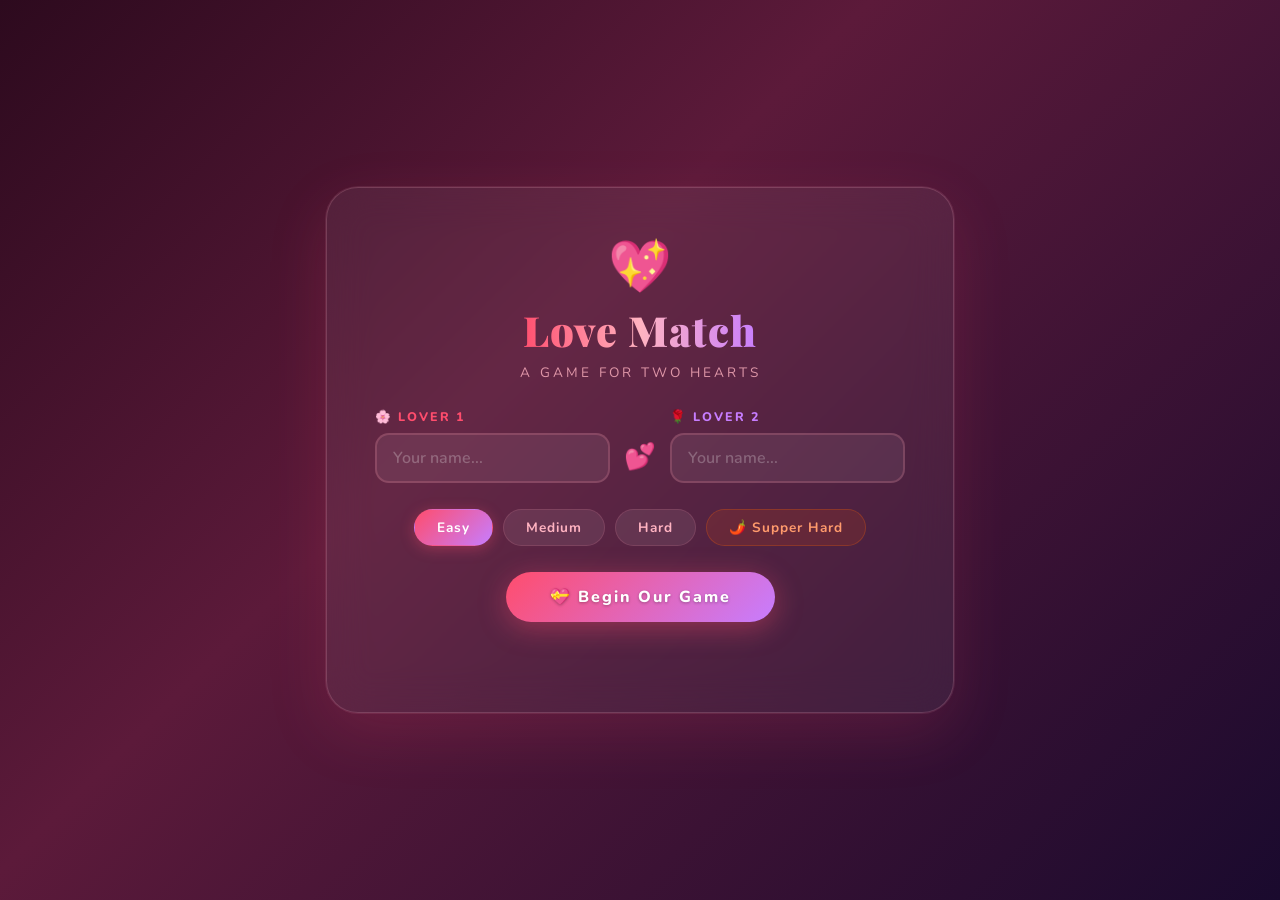
<file: MemoryMatch.html>
<!DOCTYPE html>
<html lang="en">
<head>
   <meta charset="UTF-8">
   <meta name="viewport" content="width=device-width, initial-scale=1.0">
   <title>Love Memory Match 💕</title>
   <link rel="stylesheet" href="MemoryMatch.css">
</head>
<body>

   <!-- Floating hearts background -->
   <div class="hearts-bg" id="heartsBg"></div>

   <!-- NAME ENTRY SCREEN -->
   <div class="screen" id="nameScreen">
      <div class="name-card">
         <div class="name-card-header">
            <div class="title-heart">💖</div>
            <h1 class="title">Love Match</h1>
            <p class="subtitle">a game for two hearts</p>
         </div>

         <div class="name-fields">
            <div class="name-field">
               <label class="name-label p1-color">🌸 Lover 1</label>
               <input class="name-input" id="p1Name" type="text" placeholder="Your name..." maxlength="16" />
            </div>
            <div class="vs-divider">💕</div>
            <div class="name-field">
               <label class="name-label p2-color">🌹 Lover 2</label>
               <input class="name-input" id="p2Name" type="text" placeholder="Your name..." maxlength="16" />
            </div>
         </div>

         <div class="difficulty" id="nameDifficulty">
            <button class="diff-btn active" data-pairs="6">Easy</button>
            <button class="diff-btn" data-pairs="8">Medium</button>
            <button class="diff-btn" data-pairs="12">Hard</button>
            <button class="diff-btn spicy" data-pairs="25">🌶️ Supper Hard</button>
         </div>

         <button class="start-btn" id="startBtn">💝 Begin Our Game</button>
         <p class="name-error" id="nameError"></p>
      </div>
   </div>

   <!-- GAME SCREEN -->
   <div class="screen hidden" id="gameScreen">
      <div class="container">
         <div class="header">
            <div class="title-heart small">💖</div>
            <h1 class="title">Love Match</h1>
         </div>

         <!-- Turn indicator -->
         <div class="turn-banner" id="turnBanner">
            <span id="turnText">Player 1's turn</span>
         </div>

         <!-- Scoreboard -->
         <div class="scoreboard">
            <div class="player-score active-player" id="p1ScoreBox">
               <div class="player-avatar p1-bg">🌸</div>
               <div class="player-info">
                  <span class="player-name" id="p1NameDisplay">Lover 1</span>
                  <span class="player-points" id="p1Points">0 💕</span>
               </div>
            </div>
            <div class="score-divider">VS</div>
            <div class="player-score" id="p2ScoreBox">
               <div class="player-info">
                  <span class="player-name" id="p2NameDisplay">Lover 2</span>
                  <span class="player-points" id="p2Points">0 💕</span>
               </div>
               <div class="player-avatar p2-bg">🌹</div>
            </div>
         </div>

         <div class="game-grid" id="gameGrid"></div>

         <button class="new-game-btn" id="newGameBtn">🔄 New Game</button>
      </div>
   </div>

   <!-- WIN MODAL -->
   <div class="modal-overlay" id="winModal">
      <div class="modal">
         <div class="modal-emoji" id="winEmoji">🏆</div>
         <h2 class="modal-title" id="winTitle">Winner!</h2>
         <p class="modal-love-msg" id="loveMsg"></p>
         <div class="final-scores" id="finalScores"></div>
         <div class="modal-buttons">
            <button class="new-game-btn" id="playAgainBtn">💝 Play Again</button>
            <button class="new-game-btn outline-btn" id="changeNamesBtn">👫 Change Players</button>
         </div>
      </div>
   </div>

   <script src="MemoryMatch.js"></script>
</body>
</html>
</file>
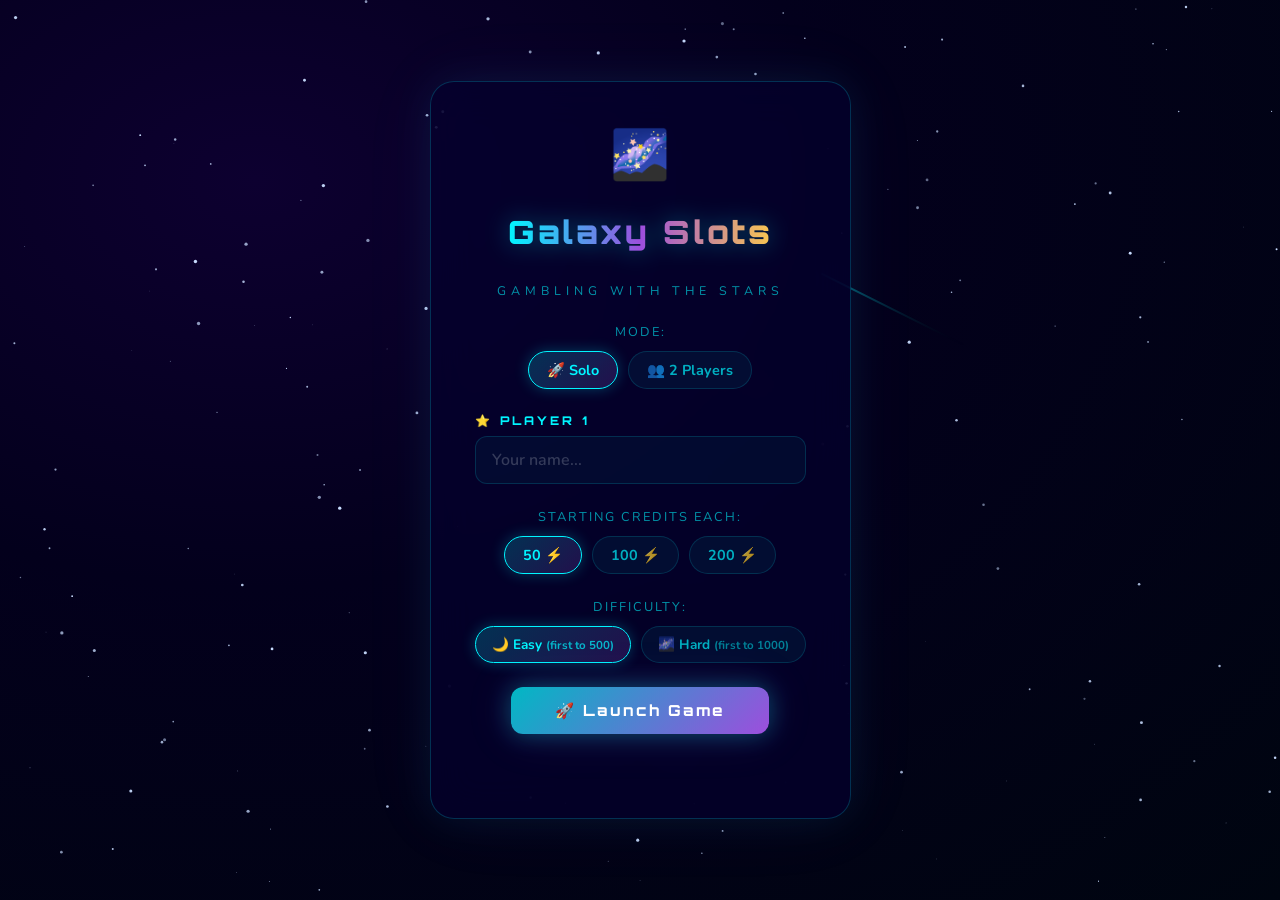
<file: Slotmachine.html>
<!DOCTYPE html>
<html lang="en">
<head>
   <meta charset="UTF-8">
   <meta name="viewport" content="width=device-width, initial-scale=1.0">
   <title>Galaxy Slots 🌙</title>
   <link rel="stylesheet" href="SlotMachine.css">
</head>
<body>

<canvas id="starfield"></canvas>

<!-- NAME SCREEN -->
<div class="screen" id="nameScreen">
   <div class="name-card">
      <div class="title-icon">🌌</div>
      <h1 class="title">Galaxy Slots</h1>
      <p class="subtitle">gambling with the stars</p>

      <!-- Mode selector -->
      <div class="coins-select">
         <label class="coins-label">Mode:</label>
         <div class="coins-options">
            <button class="coin-btn mode-btn active" data-mode="solo">🚀 Solo</button>
            <button class="coin-btn mode-btn" data-mode="2p">👥 2 Players</button>
         </div>
      </div>

      <div class="name-fields">
         <div class="name-field">
            <label class="name-label p1-color" id="p1Label">⭐ Player 1</label>
            <input class="name-input" id="p1Name" type="text" placeholder="Your name..." maxlength="16"/>
         </div>
         <div class="vs-divider" id="vsDivider" style="display:none">🌙</div>
         <div class="name-field" id="p2Field" style="display:none">
            <label class="name-label p2-color">🌟 Player 2</label>
            <input class="name-input" id="p2Name" type="text" placeholder="Your name..." maxlength="16"/>
         </div>
      </div>

      <div class="coins-select">
         <label class="coins-label">Starting credits each:</label>
         <div class="coins-options">
            <button class="coin-btn active" data-coins="50">50 ⚡</button>
            <button class="coin-btn" data-coins="100">100 ⚡</button>
            <button class="coin-btn" data-coins="200">200 ⚡</button>
         </div>
      </div>

      <div class="coins-select">
         <label class="coins-label">Difficulty:</label>
         <div class="coins-options">
            <button class="diff-btn active" data-goal="500">🌙 Easy <span class="goal-hint">(first to 500)</span></button>
            <button class="diff-btn" data-goal="1000">🌌 Hard <span class="goal-hint">(first to 1000)</span></button>
         </div>
      </div>

      <button class="start-btn" id="startBtn">🚀 Launch Game</button>
      <p class="name-error" id="nameError"></p>
   </div>
</div>

<!-- GAME SCREEN -->
<div class="screen hidden" id="gameScreen">
   <div class="container">

      <div class="game-header">
         <h1 class="title small">🌌 Galaxy Slots</h1>
         <p class="goal-display" id="goalDisplay">First to 500 ⚡ wins!</p>
      </div>

      <!-- Scoreboard (2-player) -->
      <div class="scoreboard" id="scoreboardMulti">
         <div class="player-card" id="p1Card">
            <div class="player-avatar p1-bg">⭐</div>
            <div class="player-info">
               <span class="player-name" id="p1NameDisplay">Player 1</span>
               <span class="player-coins" id="p1Coins">50 ⚡</span>
            </div>
         </div>
         <div class="turn-indicator" id="turnIndicator">Your Turn!</div>
         <div class="player-card" id="p2Card">
            <div class="player-info right">
               <span class="player-name" id="p2NameDisplay">Player 2</span>
               <span class="player-coins" id="p2Coins">50 ⚡</span>
            </div>
            <div class="player-avatar p2-bg">🌟</div>
         </div>
      </div>

      <!-- Scoreboard (solo) -->
      <div class="scoreboard solo-board hidden" id="scoreboardSolo">
         <div class="player-card">
            <div class="player-avatar p1-bg">⭐</div>
            <div class="player-info">
               <span class="player-name" id="soloNameDisplay">Player</span>
               <span class="player-coins" id="soloCoins">50 ⚡</span>
            </div>
         </div>
         <div class="solo-stats">
            <div class="solo-stat"><span class="stat-label">SPINS</span><span class="stat-value" id="soloSpins">0</span></div>
            <div class="solo-stat"><span class="stat-label">BEST WIN</span><span class="stat-value" id="soloBestWin">0</span></div>
            <div class="solo-stat"><span class="stat-label">GOAL</span><span class="stat-value goal-val" id="soloGoal">500</span></div>
         </div>
      </div>

      <!-- Slot Machine -->
      <div class="machine">
         <div class="machine-top">
            <span class="machine-title">✦ GALAXY SLOTS ✦</span>
         </div>

         <div class="reels-window">
            <div class="reel-container"><div class="reel" id="reel0"></div></div>
            <div class="reel-sep">✦</div>
            <div class="reel-container"><div class="reel" id="reel1"></div></div>
            <div class="reel-sep">✦</div>
            <div class="reel-container"><div class="reel" id="reel2"></div></div>
         </div>

         <div class="win-line"></div>
         <div class="result-msg" id="resultMsg">Ready for launch? 🚀</div>
      </div>

      <!-- Controls -->
      <div class="controls">
         <div class="bet-row">
            <span class="bet-label">Bet:</span>
            <button class="bet-adj" id="betDown">−</button>
            <span class="bet-amount" id="betDisplay">5</span>
            <button class="bet-adj" id="betUp">+</button>
            <span class="bet-label">⚡</span>
         </div>
         <div class="bet-quick">
            <button class="bet-quick-btn minus" data-amount="-50">−50</button>
            <button class="bet-quick-btn minus" data-amount="-10">−10</button>
            <button class="bet-quick-btn" data-amount="10">+10</button>
            <button class="bet-quick-btn" data-amount="50">+50</button>
            <button class="bet-quick-btn" data-amount="100">+100</button>
            <button class="bet-quick-btn" data-amount="allin">ALL IN 🚀</button>
         </div>
         <button class="spin-btn" id="spinBtn">🚀 LAUNCH!</button>
      </div>

      <!-- Paytable -->
      <button class="paytable-btn" id="paytableBtn">🔭 Paytable</button>
      <div class="paytable hidden" id="paytable">
         <div class="paytable-row"><span>🌌🌌🌌</span><span>SUPERNOVA × 20</span></div>
         <div class="paytable-row"><span>🪐🪐🪐</span><span>× 15</span></div>
         <div class="paytable-row"><span>☄️☄️☄️</span><span>× 12</span></div>
         <div class="paytable-row"><span>🌙🌙🌙</span><span>× 10</span></div>
         <div class="paytable-row"><span>Any 3 match</span><span>× 8</span></div>
         <div class="paytable-row"><span>Any 2 match</span><span>× 2</span></div>
         <div class="paytable-row"><span>No match</span><span>Lose bet</span></div>
      </div>

      <button class="menu-btn" id="menuBtn">🏠 Main Menu</button>
   </div>
</div>

<!-- END MODAL -->
<div class="modal-overlay" id="endModal">
   <div class="modal">
      <div class="modal-emoji" id="endEmoji">🏆</div>
      <h2 class="modal-title" id="endTitle">Game Over!</h2>
      <p class="modal-msg" id="endMsg"></p>
      <div class="final-scores" id="endScores"></div>
      <div class="modal-buttons">
         <button class="start-btn small" id="playAgainBtn">🚀 Play Again</button>
         <button class="start-btn small outline" id="endMenuBtn">🏠 Main Menu</button>
      </div>
   </div>
</div>

<script src="SlotMachine.js"></script>
</body>
</html>
</file>
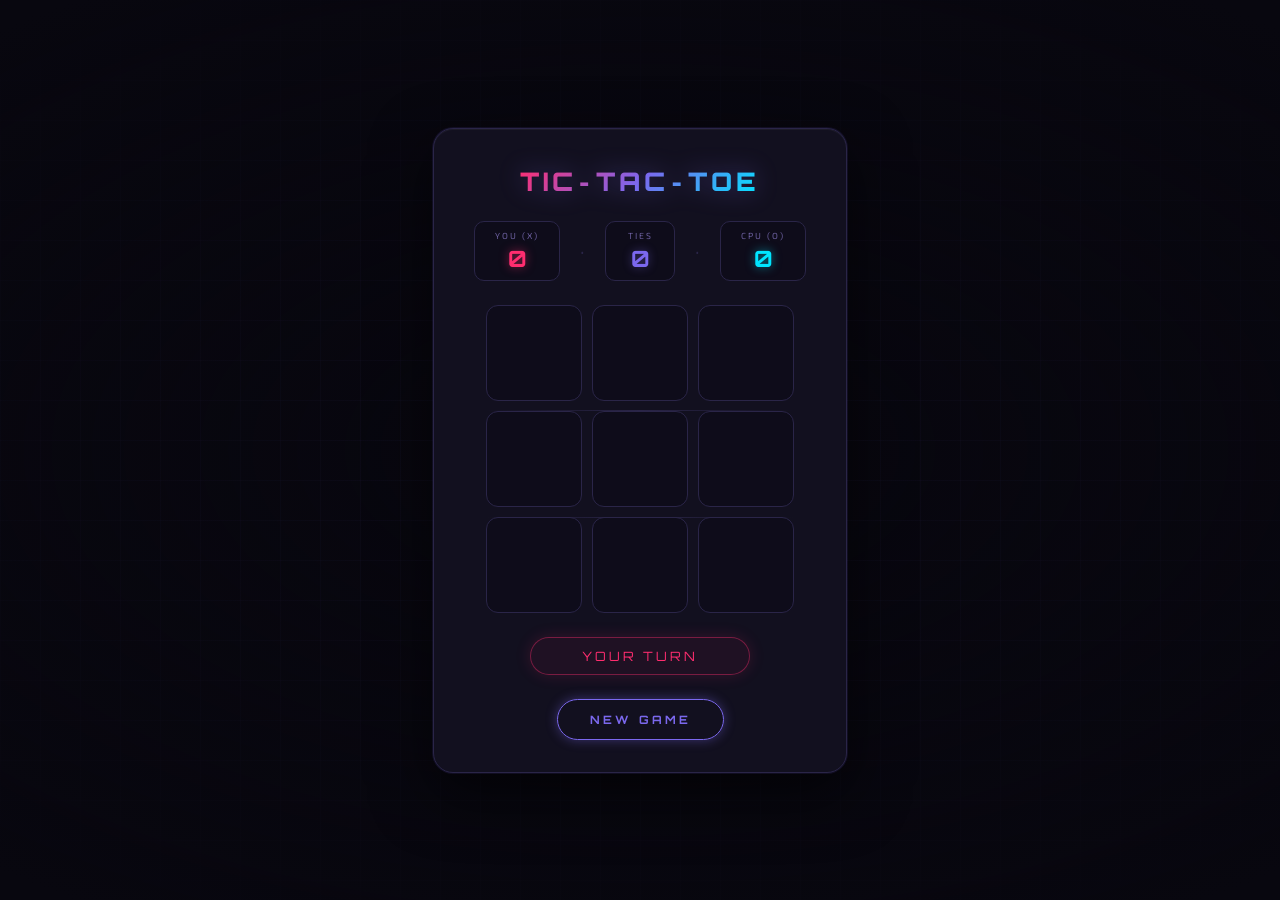
<file: Tictactoe.html>
<!DOCTYPE html>
<html lang="en">
   <head>
      <meta charset="UTF-8">
      <meta name="viewport" content="width=device-width, initial-scale=1.0">
      <title>Tic-Tac-Toe</title>
      <link rel="stylesheet" href="Tictactoe.css">
      <script src="Tictactoe.js"></script>
   </head>
   <body>
      <div class="card">
         <h1>Tic&#8209;Tac&#8209;Toe</h1>

         <!-- Score strip -->
         <div class="score-strip">
            <div class="score-box you">
               <span class="score-label">You (X)</span>
               <span class="score-value" id="scoreYou">0</span>
            </div>
            <span class="score-divider">·</span>
            <div class="score-box ties">
               <span class="score-label">Ties</span>
               <span class="score-value" id="scoreTies">0</span>
            </div>
            <span class="score-divider">·</span>
            <div class="score-box cpu">
               <span class="score-label">CPU (O)</span>
               <span class="score-value" id="scoreCpu">0</span>
            </div>
         </div>

         <!-- 3x3 grid -->
         <div id="gameBoard">
            <button></button>
            <button></button>
            <button></button>
            <button></button>
            <button></button>
            <button></button>
            <button></button>
            <button></button>
            <button></button>
         </div>

         <p id="turnInfo">Your turn</p>
         <button id="newGameButton">New Game</button>
      </div>
   </body>
</html>
</file>
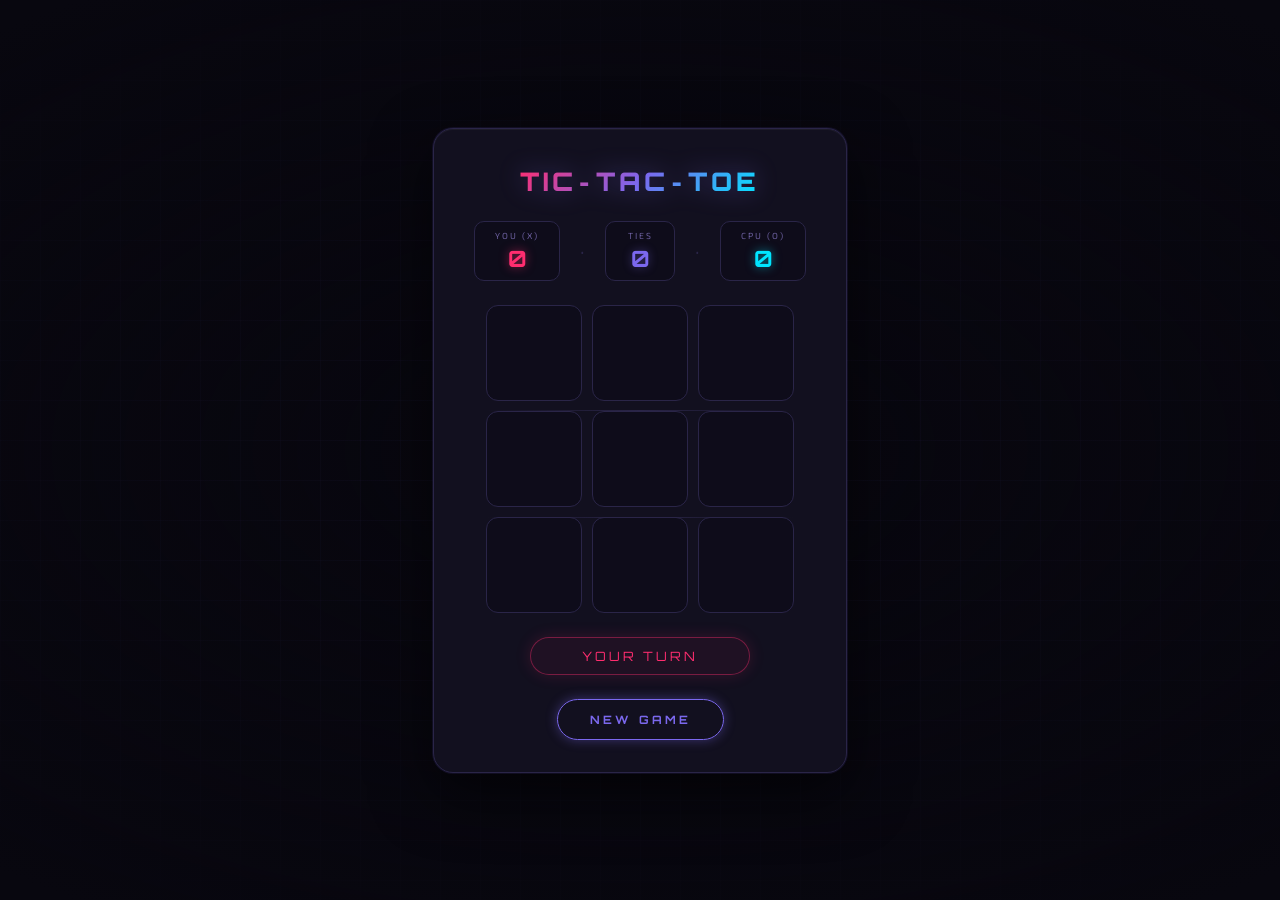
<file: tictactoe.html>
<!DOCTYPE html>
<html lang="en">
   <head>
      <meta charset="UTF-8">
      <meta name="viewport" content="width=device-width, initial-scale=1.0">
      <title>Tic-Tac-Toe</title>
      <link rel="stylesheet" href="tictactoe.css">
      <script src="tictactoe.js"></script>
   </head>
   <body>
      <div class="card">
         <h1>Tic&#8209;Tac&#8209;Toe</h1>

         <!-- Score strip -->
         <div class="score-strip">
            <div class="score-box you">
               <span class="score-label">You (X)</span>
               <span class="score-value" id="scoreYou">0</span>
            </div>
            <span class="score-divider">·</span>
            <div class="score-box ties">
               <span class="score-label">Ties</span>
               <span class="score-value" id="scoreTies">0</span>
            </div>
            <span class="score-divider">·</span>
            <div class="score-box cpu">
               <span class="score-label">CPU (O)</span>
               <span class="score-value" id="scoreCpu">0</span>
            </div>
         </div>

         <!-- 3x3 grid -->
         <div id="gameBoard">
            <button></button>
            <button></button>
            <button></button>
            <button></button>
            <button></button>
            <button></button>
            <button></button>
            <button></button>
            <button></button>
         </div>

         <p id="turnInfo">Your turn</p>
         <button id="newGameButton">New Game</button>
      </div>
   </body>
</html>
</file>
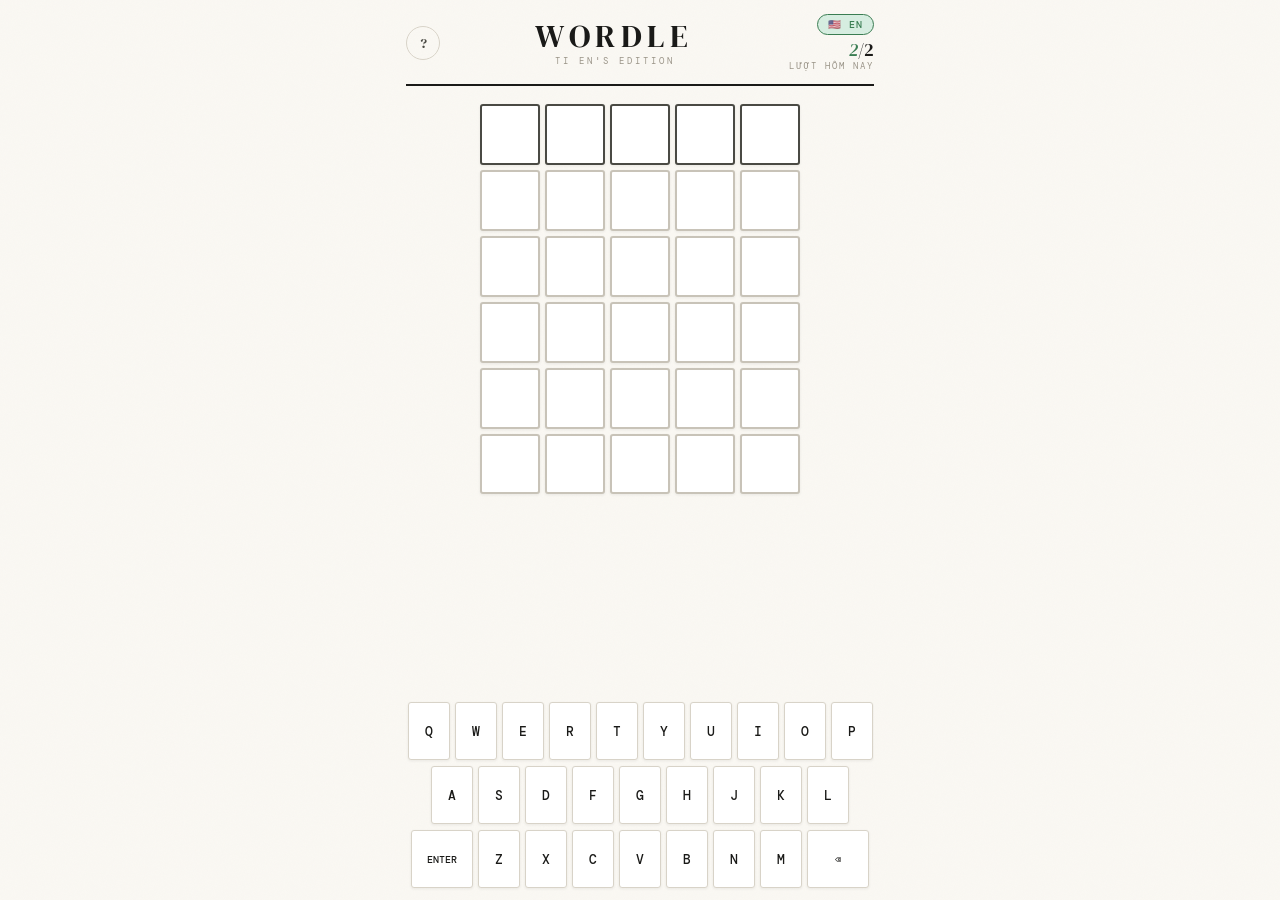
<file: Wordle.html>
<!DOCTYPE html>
<html lang="en">
<head>
   <meta charset="UTF-8">
   <meta name="viewport" content="width=device-width, initial-scale=1.0, maximum-scale=1.0, user-scalable=no">
   <title>Wordle — Ti en's Edition</title>
   <link rel="preconnect" href="https://fonts.googleapis.com">
   <link href="https://fonts.googleapis.com/css2?family=DM+Serif+Display:ital@0;1&family=DM+Mono:wght@400;500&display=swap" rel="stylesheet">
   <link rel="stylesheet" href="Wordle.css">
</head>
<body>
<div class="app">

   <!-- HEADER -->
   <header class="header">
      <button class="icon-btn" id="helpBtn" title="How to play">?</button>
      <div class="header-title">
         <span class="title-main">WORDLE</span>
         <span class="title-sub">Ti en's edition</span>
      </div>
      <div class="header-right">
         <button class="lang-btn" id="langBtn" title="Switch language">🇺🇸 EN</button>
         <div class="plays-badge">
            <div class="plays-count"><span class="pc-num" id="playsLeft">2</span>/2</div>
            <div class="plays-label" data-i18n="playsLabel">lượt hôm nay</div>
         </div>
      </div>
   </header>

   <!-- NO PLAYS SCREEN -->
   <div class="no-plays-screen hidden" id="noPlaysScreen">
      <div class="no-plays-card">
         <div class="np-icon">🌙</div>
         <h2 class="np-title" data-i18n="npTitle">quay lại vào ngày mai nhé keke</h2>
         <p class="np-msg" data-i18n="npMsg">chịu, hết lượt chơi rồi ní.<br>tạm biệt nga, quay lại khi cái đồng hồ này đếm xong nè &#8595;</p>
         <div class="np-countdown" id="npCountdown">00:00:00</div>
      </div>
   </div>

   <!-- MAIN GAME -->
   <main class="game-area" id="gameArea">
      <div class="grid" id="grid"></div>
      <div class="message-bar" id="messageBar"></div>
      <div class="keyboard" id="keyboard">
         <div class="kb-row" id="kbRow0"></div>
         <div class="kb-row" id="kbRow1"></div>
         <div class="kb-row" id="kbRow2"></div>
      </div>
   </main>

</div>

<!-- HOW TO PLAY MODAL -->
<div class="modal-overlay hidden" id="helpModal">
   <div class="modal">
      <button class="modal-close" id="helpClose">✕</button>
      <h2 class="modal-title" data-i18n="helpTitle">Hướng dẫn.... (không ai cần đọc cái này đâu he)</h2>
      <p class="modal-desc" data-i18n="helpDesc">đoán 1 từ tiếng anh 5 chữ cái nhen.</p>
      <div class="legend">
         <div class="legend-row">
            <div class="legend-tile correct">W</div>
            <p data-i18n="legendCorrect"><strong>đúng nè</strong> — đúng chữ, đúng chỗ</p>
         </div>
         <div class="legend-row">
            <div class="legend-tile present">I</div>
            <p data-i18n="legendPresent"><strong>gần rồi</strong> — đúng chữ, sai chỗ</p>
         </div>
         <div class="legend-row">
            <div class="legend-tile absent">U</div>
            <p data-i18n="legendAbsent"><strong>èeeeee</strong> — sai gồi ní</p>
         </div>
      </div>
      <div class="modal-rule">
         <span class="rule-dot"></span>
         <span data-i18n="helpRule">Bạn sẽ có <strong>2 lượt chơi mỗi ngày :></strong> quay lại vào ngày mai nếu hết lượt nhen</span>
      </div>
   </div>
</div>

<!-- WIN / LOSE MODAL -->
<div class="modal-overlay hidden" id="resultModal">
   <div class="modal result-modal">
      <div class="result-emoji" id="resultEmoji">🎉</div>
      <h2 class="result-title" id="resultTitle">Genius!</h2>
      <p class="result-word" id="resultWord"></p>

      <!-- VN Meaning card -->
      <div class="meaning-card" id="meaningCard">
         <div class="meaning-content" id="meaningContent">
            <span class="meaning-word-en" id="meaningWordEn"></span>
            <span class="meaning-arrow">→</span>
            <span class="meaning-text" id="meaningText"></span>
         </div>
      </div>

      <div class="result-stats" id="resultStats"></div>
      <div class="result-btns">
         <button class="btn-primary" id="nextGameBtn" data-i18n="btnNext">Chơi tiếp</button>
         <button class="btn-ghost" id="resultMenuBtn" data-i18n="btnBack">Quay lại</button>
      </div>
      <div class="result-info" id="resultPlaysLeft"></div>
   </div>
</div>

<script>
   // Prevent double-tap zoom on iOS and Android
   let lastTouchEnd = 0;

   document.addEventListener('touchend', function(event) {
      const now = Date.now();
      
      if (now - lastTouchEnd <= 300) {
      event.preventDefault();
      }
      
      lastTouchEnd = now;
   }, { passive: false });

   // Optional: Also prevent zoom on gesture (pinch zoom)
   document.addEventListener('gesturestart', function(e) {
      e.preventDefault();
   }, { passive: false });
</script>
<script src="Wordle.js"></script>
</body>
</html>
</file>
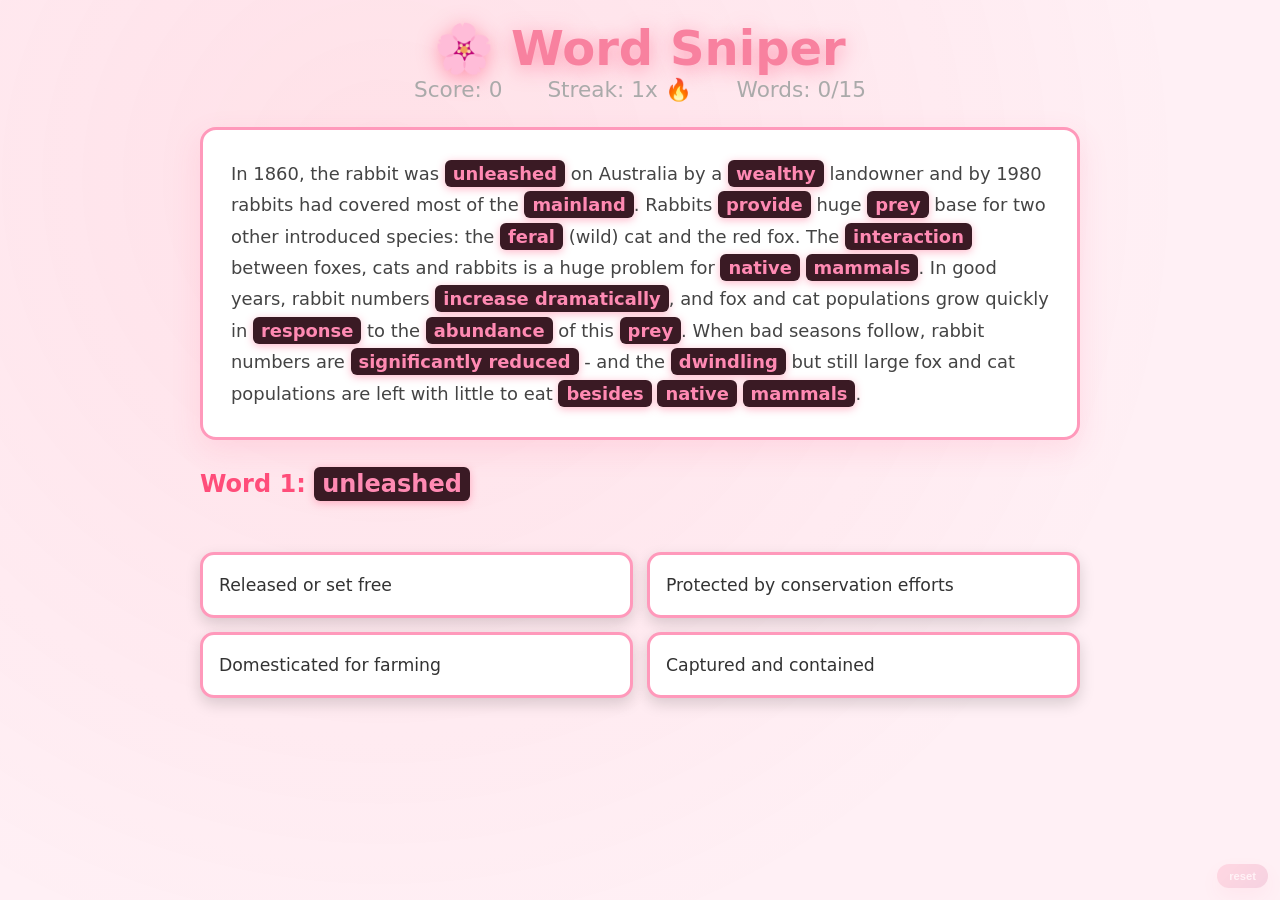
<file: WordSniper.html>
<!DOCTYPE html>
<html lang="en">
<head>
  <meta charset="UTF-8">
  <meta name="viewport" content="width=device-width, initial-scale=1.0">
  <title>Word Sniper - Sakura Vocab</title>
  <link rel="stylesheet" href="WordSniper.css">
</head>
<body class="light">
  <div class="container">

    <!-- HEADER -->
    <header>
      <h1>🌸 Word Sniper</h1>
      <div class="stats">
        <div>Score: <span id="score">0</span></div>
        <div>Streak: <span id="streak">1</span>x 🔥</div>
        <div>Words: <span id="progress">0/0</span></div>
      </div>
    </header>

    <!-- GAME SCREEN -->
    <div id="game-screen">
      <div class="paragraph-box">
        <p id="paragraph"></p>
      </div>
      <div class="question-area">
        <h2>Word <span id="current-word-num">1</span>:
            <span id="target-word" class="highlight"></span></h2>
        <div id="feedback" class="feedback"></div>
        <div id="options" class="options"></div>
      </div>
    </div>

    <!-- BETWEEN-ROUND / FINAL RESULT SCREEN -->
    <div id="result-screen" class="hidden"></div>

    <!-- FLASHCARD SCREEN — shown after all paragraphs, before fill-in-the-blank -->
    <div id="flashcard-screen" class="hidden">
      <div style="max-width:620px; margin:0 auto; padding:20px;">

        <h2 style="text-align:center; color:#e04a7e; margin-bottom:6px; font-size:1.8rem;">
          🃏 Flashcard Review
        </h2>
        <p id="flashcard-progress"
           style="text-align:center; color:#aaa; font-size:1rem;
                  margin-bottom:24px; letter-spacing:0.05em;">
          Card 1 of 10
        </p>

        <!-- The card itself -->
        <div id="flashcard" class="flashcard-outer">
          <div class="flashcard-inner">
            <!-- FRONT -->
            <div class="flashcard-face flashcard-front">
              <div class="flashcard-word" id="fc-word"></div>
              <p class="flashcard-tap-hint">Tap to reveal 👆</p>
            </div>
            <!-- BACK -->
            <div class="flashcard-face flashcard-back">
              <div class="flashcard-viet" id="fc-viet"></div>
              <div class="flashcard-english" id="fc-english"></div>
            </div>
          </div>
        </div>

        <!-- Buttons row — hidden until card is flipped -->
        <div id="fc-btn-row" style="text-align:center; margin-top:28px; display:flex; gap:14px; justify-content:center; flex-wrap:wrap;">
          <button id="fc-skip-btn"  class="fc-btn-skip"  onclick="advanceFlashcard(false)">Bỏ qua ⏭</button>
          <button id="fc-known-btn" class="fc-btn-known" onclick="advanceFlashcard(true)">Thuộc rồi ✓</button>
        </div>

        <div id="fc-feedback" style="min-height:28px; text-align:center; margin-top:16px; font-size:1rem; color:#aaa;"></div>

      </div>
    </div><!-- /flashcard-screen -->

    <!-- REVIEW SCREEN — Fill in the Blank (shown after 2 paragraphs) -->
    <div id="review-screen" class="hidden">
      <div style="max-width:920px; margin:0 auto; padding:20px;">

        <h2 style="text-align:center; color:#e04a7e; margin-bottom:8px; font-size:1.8rem;">
          ✏️ Fill in the Blank
        </h2>
        <p id="review-progress"
           style="text-align:center; color:#aaa; font-size:1rem;
                  margin-bottom:28px; letter-spacing:0.05em;">
          Question 1 of 5
        </p>

        <!-- Sentence display -->
        <div id="fill-paragraph" class="fill-sentence-box"></div>

        <!-- 4-option multiple choice grid -->
        <div id="fill-options" class="fill-options-grid"></div>

        <!-- Feedback -->
        <div id="fill-feedback"
             style="min-height:36px; text-align:center; font-size:1.1rem;
                    font-weight:700; margin:16px 0;">
        </div>

        <!-- Next button (hidden until answered) -->
        <div style="text-align:center; margin-top:8px;">
          <button id="fill-next-btn" class="hidden" onclick="nextFillQuestion()">
            Next →
          </button>
        </div>

      </div>
    </div><!-- /review-screen -->

  </div><!-- /container -->

  <!-- Dev reset button -->
  <button onclick="localStorage.removeItem('wordSniperDaily'); location.reload();"
          style="position:fixed; bottom:12px; right:12px; opacity:0.15;
                 font-size:0.7rem; padding:6px 12px; z-index:9999;">
    reset
  </button>

  <script src="WordSniper.js"></script>
</body>
</html>
</file>
<file: design.css>
/* ─── Reset ─────────────────────────────────────────── */
* {
    margin: 0;
    padding: 0;
    box-sizing: border-box;
}

/* ─── Body ───────────────────────────────────────────── */
body {
    display: flex;
    justify-content: center;
    align-items: center;
    background-color: white;
    height: 100vh;
    margin: auto;
    font-family: -apple-system, BlinkMacSystemFont, sans-serif;
    overflow: hidden;
    background: linear-gradient(315deg, rgb(207, 207, 207), rgba(60,132,206,1) 38%, rgb(47,185,245) 68%, rgb(83,96,246) 98%);
    animation: gradient 15s ease infinite;
    background-size: 400% 400%;
    background-attachment: fixed;
    font-size: 30px;
}

/* ─── Theme toggle button ────────────────────────────── */
.theme-btn {
    position: fixed;
    bottom: 20px;
    right: 20px;
    padding: 10px 14px;
    border: 1px solid rgba(255, 255, 255, 0.3);
    border-radius: 50%;
    font-size: 18px;
    cursor: pointer;
    text-align: center;
    align-items: center;
    justify-content: center;
    background: #11111100;
    backdrop-filter: blur(5px);
    color: white;
    box-shadow: 0 4px 30px rgba(0, 0, 0, 0.1);
    transition: 0.3s;
}
body:not(.dark) .theme-btn {
    background: #424040;
    border-color: transparent;
}
.theme-btn:hover { transform: scale(1.2); }

/* ─── Dark mode ──────────────────────────────────────── */
.dark {
    min-height: 100vh;
    background: linear-gradient(to bottom, #02020a, #070a12 70%, #010102);
    overflow: hidden;
}

/* ─── Main card ──────────────────────────────────────── */
.card {
    position: relative;
    display: flex;
    z-index: 2;
    flex-direction: column;
    justify-content: center;
    align-items: center;
    text-align: center;
    background: white;
    width: 650px;
    height: 500px;
    padding: 30px;
    border-radius: 12px;
    border-top: 40px solid rgb(54,54,54);
    box-shadow: 0 15px 20px black;
    color: black;
    transition: transform 0.3s ease, box-shadow 0.3s ease;
}
.card p { margin-top: 20px; font-size: 20px; }
.card:hover {
    transform: translateY(-8px);
    box-shadow: 0 25px 50px rgba(0,0,0,0.25);
}

/* ─── Card buttons ───────────────────────────────────── */
.card button {
    display: block;
    margin: 20px auto 0 auto;
    padding: 10px 20px;
    border: none;
    border-radius: 8px;
    background: rgb(83,82,82);
    color: white;
    font-size: 20px;
    cursor: pointer;
    transition: 0.3s;
    box-shadow: 0 10px 20px rgba(0,0,0,0.2);
}
.button-group {
    display: flex;
    gap: 20px;
    margin-top: 25px;
}
.card button:hover {
    background: #ff7e5f;
    transform: scale(1.2);
}

/* ─── Popup overlay ──────────────────────────────────── */
.popup {
    position: fixed;
    top: 0; left: 0;
    width: 100%; height: 100%;
    display: flex;
    justify-content: center;
    align-items: center;
    background: rgba(0,0,0,0.5);
    opacity: 0;
    pointer-events: none;
    transition: opacity 0.3s ease;
}
.popup.active {
    opacity: 1;
    pointer-events: auto;
}

/* ─── Popup content (default small) ─────────────────── */
.popup-content {
    position: absolute;
    cursor: grab;
    background: white;
    padding: 30px;
    border-radius: 12px;
    border-top: 20px solid rgb(54,54,54);
    width: 300px;
    text-align: left;
    color: black;
    transform: scale(0.8);
    transition: transform 0.3s ease;
}
.popup-content.dragging { cursor: grabbing; }
.popup-content h3 { text-align: center; }
.popup.active .popup-content { transform: scale(1); }

/* ─── Close button (default) ─────────────────────────── */
.close-btn {
    position: absolute;
    top: 15px; right: 20px;
    font-size: 30px;
    cursor: pointer;
    color: red;
    background: none;
    border: none;
    line-height: 1;
    padding: 0;
}

/* ─── Info popup (editorial) ─────────────────────────── */
.popup-info {
    --paper: var(--t-pop); --paper-2: var(--t-tile); --ink: var(--t-text);
    --muted: var(--t-muted); --rule: var(--t-line); --accent: var(--t-accent);
    --serif: var(--sans);
    --sans: "Geist", ui-sans-serif, system-ui, -apple-system, sans-serif;
    --mono: "Geist Mono", ui-monospace, SFMono-Regular, Menlo, monospace;
    width: min(92vw, 420px);
    max-height: 85vh;
    overflow-y: auto;
    padding: 0;
    border: 1px solid var(--rule);
    border-radius: 6px;
    background: var(--paper);
    color: var(--ink);
    font-family: var(--sans);
    box-shadow: 0 30px 60px -24px rgba(0, 0, 0, 0.6);
    -ms-overflow-style: none;
    scrollbar-width: none;
}
.popup-info::-webkit-scrollbar { display: none; }

.popup .popup-info .close-btn-info {
    position: absolute; top: 14px; right: 16px;
    width: 32px; height: 32px; margin: 0; padding: 0;
    display: flex; align-items: center; justify-content: center;
    background: transparent; border: none; box-shadow: none; border-radius: 50%;
    transform: none; cursor: pointer; z-index: 20;
}
.popup .popup-info .close-btn-info:hover { background: transparent; transform: none; }
.popup .popup-info .close-btn-info:active { transform: translateY(1px); }
.popup-info .close-icon { width: 32px; height: 32px; display: block; }
.popup-info .close-ring { stroke: var(--rule); transition: stroke 0.2s; }
.popup-info .close-line { stroke: var(--ink); transition: stroke 0.2s; }
.popup-info .close-btn-info:hover .close-ring,
.popup-info .close-btn-info:hover .close-line { stroke: var(--accent); }

.popup-info .info-header {
    display: grid; grid-template-columns: 1fr auto; column-gap: 20px; align-items: end;
    padding: 22px 28px 26px; border-bottom: 1px solid var(--rule); text-align: left;
}
.popup-info .info-eyebrow {
    grid-column: 1 / -1; margin-bottom: 30px;
    font: 500 0.62rem/1 var(--mono); letter-spacing: 0.14em; text-transform: uppercase; color: var(--muted);
}
.popup-info .info-name {
    margin: 0; text-align: left; font: 400 2.8rem/0.92 var(--serif); letter-spacing: -0.02em;
}
.popup-info .info-name em { font-style: italic; color: var(--accent); }
.popup-info .info-title { margin: 16px 0 0; font: 400 0.72rem/1.3 var(--mono); color: var(--muted); }
.popup-info .info-status {
    display: inline-flex; align-items: center; gap: 6px; margin-top: 6px;
    font: 400 0.68rem/1 var(--mono); color: var(--ink);
}
.popup-info .status-dot { width: 6px; height: 6px; border-radius: 50%; background: var(--accent); animation: none; }
.popup-info .info-avatar { width: 84px; height: 104px; object-fit: cover; border-radius: 3px; display: block; }

.popup-info .info-body { padding: 0 28px 10px; text-align: left; }
.popup-info .info-section { padding: 22px 0; border-bottom: 1px solid var(--rule); }
.popup-info .info-section:last-child { border-bottom: none; }
.popup-info .section-header {
    display: flex; align-items: baseline; gap: 10px; margin: 0 0 14px; text-align: left;
}
.popup-info .section-num { font: 500 0.62rem/1 var(--mono); color: var(--accent); letter-spacing: 0.08em; }
.popup-info .section-title { font: 400 1.4rem/1 var(--serif); letter-spacing: -0.01em; }

.popup-info .info-row {
    display: grid; grid-template-columns: 130px 1fr; gap: 12px; padding: 8px 0;
    font-size: 0.85rem; border-bottom: 1px solid var(--t-line);
}
.popup-info .info-row:last-child { border-bottom: none; }
.popup-info .info-label { color: var(--muted); }
.popup-info .info-value { font-weight: 500; }

.popup-info .lang-list { display: grid; grid-template-columns: 1fr 1fr; gap: 12px; }
.popup-info .lang { display: flex; flex-direction: column; gap: 5px; }
.popup-info .lang-name { font: 400 1.2rem/1 var(--serif); }
.popup-info .lang-level { font: 500 0.6rem/1 var(--mono); letter-spacing: 0.12em; text-transform: uppercase; color: var(--muted); }

.popup-info .edu-row { padding: 10px 0; border-bottom: 1px solid var(--t-line); }
.popup-info .edu-row:last-child { border-bottom: none; }
.popup-info .edu-name { font: 400 1.15rem/1.2 var(--serif); }
.popup-info .edu-sub { margin-top: 3px; font-size: 0.75rem; color: var(--muted); }

.popup-info .keyboard-tray {
    background: var(--paper-2); border: 1px solid var(--rule); border-radius: 8px; padding: 14px 14px 16px;
}
.popup-info .keyboard-label {
    margin-bottom: 12px; font: 500 0.6rem/1 var(--mono); letter-spacing: 0.14em; text-transform: uppercase; color: var(--muted);
}
.popup-info .key-row { display: flex; gap: 8px; margin-bottom: 8px; }
.popup-info .key-row:last-child { margin-bottom: 0; }
.popup-info .key-row-offset { margin-left: 22px; padding-left: 0; }
.popup-info .keycap {
    position: relative; flex: 0 0 76px; width: auto; height: 62px; border-radius: 7px;
    background: var(--t-key); border: 1px solid var(--t-keyline); box-shadow: 0 3px 0 var(--t-keyedge);
    cursor: pointer; user-select: none; -webkit-tap-highlight-color: transparent;
    opacity: 0; transition: opacity 0.3s ease, transform 0.08s ease, box-shadow 0.08s ease;
}
.popup-info .keycap.popped { opacity: 1; animation: none; }
.popup-info .keycap:active, .popup-info .keycap.pressed { transform: translateY(3px) !important; box-shadow: 0 0 0 var(--t-keyedge) !important; }
.popup-info .kc-face { width: 100%; height: 100%; display: flex; flex-direction: column; align-items: center; justify-content: center; gap: 3px; padding: 0; }
.popup-info .kc-face::before { content: none; }
.popup-info .kc-label { font: 500 0.74rem/1 var(--mono); color: var(--ink); }
.popup-info .kc-sub { font: 400 0.56rem/1 var(--mono); color: var(--muted); opacity: 1; }

.popup-info .kc-popup {
    position: absolute; bottom: calc(100% + 12px); left: 50%; width: 150px; padding: 10px 12px;
    transform: translateX(-50%) translateY(6px); background: var(--ink); color: var(--paper);
    border: none; border-radius: 5px; box-shadow: 0 10px 24px -8px rgba(0, 0, 0, 0.5);
    pointer-events: none; opacity: 0; transition: opacity 0.18s ease, transform 0.18s ease; z-index: 20;
}
.popup-info .kc-popup.kc-show { opacity: 1; transform: translateX(-50%) translateY(0); }
.popup-info .kc-popup::after { border: 6px solid transparent; border-top-color: var(--ink); }
.popup-info .kc-popup-head { display: flex; justify-content: space-between; margin-bottom: 8px; font: 500 0.7rem/1 var(--mono); color: var(--paper); }
.popup-info .kc-popup-pct { opacity: 0.7; }
.popup-info .kc-popup-track { height: 2px; border-radius: 0; background: rgba(245, 241, 234, 0.18); }
.popup-info .kc-popup-fill { border-radius: 0; background: var(--accent); box-shadow: none; }
.popup-info .kc-popup-label { margin-top: 8px; font: 400 0.6rem/1.3 var(--mono); font-style: normal; color: rgba(245, 241, 234, 0.55); text-align: left; }

.popup-info .ib-grid { display: grid; grid-template-columns: repeat(6, 1fr); gap: 8px; }
.popup-info .ib-grid-half { grid-template-columns: 1fr 1fr; }
.popup-info .ib {
    position: relative; padding: 14px; min-height: 82px; background: var(--paper-2); box-shadow: none;
    border: 1px solid var(--rule); border-radius: 6px; transition: border-color 0.2s, transform 0.1s;
}
.popup-info .ib:hover { border-color: var(--ink); transform: none; }
.popup-info .ib:active { transform: translateY(1px); }
.popup-info .ib::after { content: none; }
.popup-info .ib-label { margin: 0; font: 400 1.2rem/1.1 var(--serif); letter-spacing: 0; color: var(--ink); }
.popup-info .ib-sub { margin-top: 5px; font-size: 0.72rem; line-height: 1.35; color: var(--muted); opacity: 1; }
.popup-info .ib-gaming, .popup-info .ib-webdev { grid-column: span 4; background: var(--paper-2); }
.popup-info .ib-webdev { font-family: var(--sans); }
.popup-info .ib-webdev .ib-sub { font-family: var(--mono); font-size: 0.66rem; }
.popup-info .ib-otters { grid-column: 5 / span 2; grid-row: 1 / span 2; padding: 0; overflow: hidden; background: var(--paper-2); }
.popup-info .ib-otters img { position: absolute; inset: 0; width: 100%; height: 100%; object-fit: cover; }
.popup-info .ib-caption {
    position: absolute; left: 8px; bottom: 8px; padding: 5px 9px; background: var(--paper);
    border-radius: 3px; font: 400 0.95rem/1 var(--serif);
}

.popup-info .now-playing {
    display: flex; align-items: center; gap: 12px; margin: 8px 0;
    padding: 10px; background: transparent; border: 1px solid var(--rule); border-radius: 6px; box-shadow: none;
}
.popup-info .np-album { width: 48px; height: 48px; flex-shrink: 0; border: none; border-radius: 3px; object-fit: cover; animation: none; background: none; }
.popup-info .np-info { flex: 1; min-width: 0; }
.popup-info .np-badge { margin: 0 0 4px; font: 500 0.58rem/1 var(--mono); letter-spacing: 0.14em; text-transform: uppercase; color: var(--muted); }
.popup-info .np-song { font: 400 1.15rem/1.1 var(--serif); color: var(--ink); white-space: nowrap; overflow: hidden; text-overflow: ellipsis; }
.popup-info .np-artist { margin-top: 2px; font-size: 0.72rem; color: var(--muted); }
.popup-info .np-bars { display: flex; align-items: flex-end; gap: 2px; height: 16px; margin-right: 4px; }
.popup-info .np-bar { width: 2px; border-radius: 0; background: var(--ink); animation: eqBounce 0.9s ease-in-out infinite alternate; }
@keyframes eqBounce { from { transform: scaleY(0.3); } to { transform: scaleY(1); } }
@media (prefers-reduced-motion: reduce) { .popup-info .np-bar { animation: none; } .popup-info * { transition: none !important; } }

.popup-info .social-link {
    display: grid; grid-template-columns: 18px 1fr auto; align-items: center; gap: 14px;
    padding: 12px 0; margin: 0; background: transparent; border: none; border-radius: 0;
    border-bottom: 1px solid var(--t-line); color: var(--ink); text-decoration: none;
}
.popup-info .social-link:last-child { border-bottom: none; }
.popup-info .social-text { display: flex; flex-direction: column; gap: 3px; }
.popup-info .social-name { font-size: 0.9rem; font-weight: 500; transition: color 0.2s; }
.popup-info .social-handle { font: 400 0.68rem/1 var(--mono); color: var(--muted); }
.popup-info .social-arrow { color: var(--muted); transition: transform 0.2s, color 0.2s; }
.popup-info .social-link:hover { background: transparent; }
.popup-info .social-link:hover .social-name, .popup-info .social-link:hover .social-arrow { color: var(--accent); }
.popup-info .social-link:hover .social-arrow { transform: translate(2px, -2px); }

/* ─── Misc ───────────────────────────────────────────── */
.orange { color: #ff7e5f; }

/* ─── Gradient wave ──────────────────────────────────── */
@keyframes gradient {
    0%   { background-position: 0% 0%; }
    50%  { background-position: 100% 100%; }
    100% { background-position: 0% 0%; }
}
.wave {
    background: rgb(255, 239, 239);
    border-radius: 1000% 1000% 0 0;
    position: absolute;
    width: 200%;
    height: 12em;
    animation: wave 10s -3s linear infinite;
    transform: translate3d(0,0,0);
    bottom: 0; left: 0;
    z-index: 0;
}
.wave:nth-of-type(2) { bottom: -1.25em; animation: wave 18s linear reverse infinite; opacity: 0.8; }
.wave:nth-of-type(3) { bottom: -2.5em;  animation: wave 20s -1s reverse infinite;   opacity: 0.9; }

@keyframes wave {
    2%   { transform: translateX(1); }
    25%  { transform: translateX(-25%); }
    50%  { transform: translateX(-50%); }
    75%  { transform: translateX(-25%); }
    100% { transform: translateX(1); }
}

/* ─── Stars/wave container visibility ───────────────── */
.stars-container { display: block; }
.wave-container  { display: none; }

/* ─── GitHub stats badges ────────────────────────────── */
.gh-stats {
    display: flex;
    flex-direction: column;
    gap: 3px;
    align-items: flex-end;
    margin-left: auto;
    margin-right: 8px;
}
.gh-stat {
    font-family: monospace;
    font-size: 0.62rem;
    color: #999;
    background: #f0f0f0;
    border-radius: 20px;
    padding: 2px 8px;
    white-space: nowrap;
}

/* ─── GitHub contribution heatmap ────────────────────── */
.gh-contrib-card {
    margin-top: 10px;
    background: #0d1117;
    border: 1px solid #21262d;
    border-radius: 12px;
    padding: 12px 14px 10px;
}
.gh-contrib-header {
    display: flex;
    justify-content: space-between;
    align-items: center;
    margin-bottom: 10px;
}
.gh-contrib-title {
    font-family: monospace;
    font-size: 0.65rem;
    color: #8b949e;
    letter-spacing: 1px;
    text-transform: uppercase;
}
.gh-contrib-count {
    font-family: monospace;
    font-size: 0.65rem;
    color: #39d353;
}
.gh-contrib-loading {
    font-family: monospace;
    font-size: 0.62rem;
    color: #444;
    text-align: center;
    padding: 12px 0;
    animation: blink 1.2s step-end infinite;
}
.gh-contrib-grid {
    display: flex;
    gap: 3px;
    overflow: hidden;
}
.gh-contrib-col {
    display: flex;
    flex-direction: column;
    gap: 3px;
}
.gh-contrib-cell {
    width: 9px;
    height: 9px;
    border-radius: 2px;
    background: #161b22;
    flex-shrink: 0;
    cursor: default;
    transition: transform 0.1s ease;
    position: relative;
}
.gh-contrib-cell:hover {
    transform: scale(1.4);
    z-index: 10;
}
.gh-contrib-cell[data-count="0"] { background: #161b22; }
.gh-contrib-cell[data-level="1"] { background: #0e4429; }
.gh-contrib-cell[data-level="2"] { background: #006d32; }
.gh-contrib-cell[data-level="3"] { background: #26a641; }
.gh-contrib-cell[data-level="4"] { background: #39d353; }
.gh-contrib-legend {
    display: flex;
    align-items: center;
    gap: 4px;
    margin-top: 8px;
    justify-content: flex-end;
    font-family: monospace;
    font-size: 0.58rem;
    color: #8b949e;
}
.gh-legend-box {
    width: 9px;
    height: 9px;
    border-radius: 2px;
}
/* ─── Fun stuff popup ────────────────────────────────── */
.popup-fun {
    width: min(92vw, 360px);
    cursor: default;
}
.popup-fun h3 {
    text-align: center;
    margin-bottom: 16px;
    font-size: 1.1rem;
    letter-spacing: 1px;
}

.fun-grid {
    display: grid;
    grid-template-columns: 1fr 1fr;
    gap: 10px;
}

.fun-btn {
    display: flex;
    flex-direction: column;
    align-items: flex-start;
    gap: 6px;
    padding: 14px 14px 12px;
    border-radius: 12px;
    border: 1.5px solid #e8e8e8;
    background: #f9f9f9;
    color: #333;
    text-decoration: none;
    transition: all 0.2s ease;
    cursor: pointer;
    position: relative;
    min-height: 80px;
}
.fun-btn:hover {
    background: #ff7e5f;
    border-color: #ff7e5f;
    color: white;
    transform: translateY(-3px);
    box-shadow: 0 6px 18px rgba(255,126,95,0.35);
}
.fun-btn:hover .fun-arrow { opacity: 1; }
.fun-btn:hover .fun-badge { background: white; color: #ff7e5f; }

.fun-icon { font-size: 1.4rem; line-height: 1; }

.fun-label {
    font-size: 0.82rem;
    font-weight: 600;
    line-height: 1.2;
    flex: 1;
}

.fun-arrow {
    position: absolute;
    top: 10px;
    right: 12px;
    font-size: 0.75rem;
    opacity: 0.3;
    transition: opacity 0.2s;
}

.fun-btn-new {
    border-color: #ffb8a0;
    background: rgba(255,126,95,0.06);
}

.fun-badge {
    font-size: 0.58rem;
    background: #ff7e5f;
    color: white;
    padding: 2px 7px;
    border-radius: 20px;
    font-weight: 700;
    letter-spacing: 0.5px;
    transition: all 0.2s;
}

/* Mobile */
@media (max-width: 700px) {
    .card {
        width: min(95vw, 420px);
        height: auto;
        min-height: 320px;
        padding: 24px 20px 28px;
        border-top-width: 28px;
    }
    .card h1 { font-size: 1.6rem; }
    .card p  { font-size: 0.95rem; margin-top: 12px; }
    .button-group {
        flex-wrap: wrap;
        justify-content: center;
        gap: 10px;
        margin-top: 18px;
    }
    .card button { font-size: 0.9rem; padding: 9px 18px; margin: 0; }
    .popup-info  { width: min(96vw, 420px); max-height: 90vh; }
    .popup-fun   { width: min(92vw, 340px); }
}
@media (max-width: 400px) {
    .fun-grid { grid-template-columns: 1fr; }
    .card h1 { font-size: 1.35rem; }
}

/* ═══ Night-sky theme ═══════════════════════════════════ */
body {
    --sans: "Geist", ui-sans-serif, system-ui, -apple-system, sans-serif;
    --mono: "Geist Mono", ui-monospace, SFMono-Regular, Menlo, monospace;
    --t-text: #14202e; --t-muted: #55627a; --t-line: rgba(20,32,46,0.14); --t-accent: #d4512a;
    --t-glass: rgba(255,255,255,0.6); --t-pop: rgba(255,255,255,0.92); --t-tile: rgba(20,32,46,0.05);
    --t-key: #ffffff; --t-keyline: rgba(20,32,46,0.2); --t-keyedge: rgba(20,32,46,0.28);
    --t-tip: #14202e; --t-tiptext: #f5f7fa; --t-overlay: rgba(255,255,255,0.25);
    font-family: var(--sans);
}
body.dark {
    --t-text: #eef1f8; --t-muted: rgba(238,241,248,0.58); --t-line: rgba(255,255,255,0.1); --t-accent: #f2c879;
    --t-glass: rgba(12,17,34,0.55); --t-pop: rgba(9,13,27,0.9); --t-tile: rgba(255,255,255,0.045);
    --t-key: rgba(255,255,255,0.07); --t-keyline: rgba(255,255,255,0.16); --t-keyedge: rgba(0,0,0,0.55);
    --t-tip: #04060f; --t-tiptext: #eef1f8; --t-overlay: rgba(2,4,12,0.55);
}

.card {
    align-items: flex-start; text-align: left; padding: 48px;
    background: var(--t-glass); color: var(--t-text);
    -webkit-backdrop-filter: blur(18px); backdrop-filter: blur(18px);
    border: 1px solid var(--t-line); border-radius: 20px;
    box-shadow: inset 0 1px 0 rgba(255,255,255,0.08), 0 40px 80px -40px rgba(0,0,0,0.7);
}
.card:hover { transform: translateY(-4px); box-shadow: inset 0 1px 0 rgba(255,255,255,0.1), 0 50px 90px -40px rgba(0,0,0,0.75); }
.card h1 { font: 500 3.4rem/1 var(--sans); letter-spacing: -0.045em; }
.card h1 .orange { color: var(--t-accent); font-style: normal; }
.card p { margin-top: 18px; font-size: 1.05rem; color: var(--t-muted); max-width: 34ch; line-height: 1.5; }
.button-group { margin-top: 36px; gap: 10px; }
.card button {
    margin: 0; padding: 10px 20px; border-radius: 999px; box-shadow: none;
    background: var(--t-tile); color: var(--t-text); border: 1px solid var(--t-line);
    font: 500 0.82rem/1 var(--mono); letter-spacing: 0.02em;
    transition: border-color 0.2s, color 0.2s, background 0.2s, transform 0.1s;
}
.card button:hover {
    transform: translateY(-1px); color: var(--t-accent); border-color: var(--t-accent);
    background: color-mix(in srgb, var(--t-accent) 9%, transparent);
}
.card button:active { transform: translateY(1px); }

.popup { background: var(--t-overlay); -webkit-backdrop-filter: blur(5px); backdrop-filter: blur(5px); }
.popup-content {
    background: var(--t-pop); color: var(--t-text); border: 1px solid var(--t-line); border-top: 1px solid var(--t-line);
    border-radius: 16px; box-shadow: inset 0 1px 0 rgba(255,255,255,0.06), 0 40px 80px -30px rgba(0,0,0,0.8);
    -webkit-backdrop-filter: blur(18px); backdrop-filter: blur(18px); font-family: var(--sans);
}
.popup-content h3 { text-align: left; font-weight: 500; letter-spacing: -0.02em; }
.close-btn { color: var(--t-muted); }
.close-btn:hover { color: var(--t-accent); }

/* fun stuff */
.popup-fun h3 { text-align: left; font-size: 1.3rem; letter-spacing: -0.03em; margin-bottom: 18px; }
.fun-btn {
    border: 1px solid var(--t-line); border-radius: 10px; background: var(--t-tile); color: var(--t-text);
    box-shadow: none; transition: border-color 0.2s, background 0.2s, transform 0.1s;
}
.fun-btn:hover {
    background: color-mix(in srgb, var(--t-accent) 9%, transparent); border-color: var(--t-accent);
    color: var(--t-text); transform: translateY(-2px); box-shadow: none;
}
.fun-btn:active { transform: translateY(1px); }
.fun-icon { font: 500 0.62rem/1 var(--mono); letter-spacing: 0.1em; color: var(--t-accent); }
.fun-label { font-size: 0.9rem; font-weight: 500; letter-spacing: -0.01em; }
.fun-arrow { color: var(--t-muted); opacity: 1; }
.fun-btn:hover .fun-arrow { color: var(--t-accent); }

/* info tab, night version */
.popup-info { border-radius: 16px; box-shadow: inset 0 1px 0 rgba(255,255,255,0.06), 0 40px 80px -30px rgba(0,0,0,0.8); }
.popup-info .info-header { background-repeat: no-repeat; }
.dark .popup-info .info-header {
    background-image:
        radial-gradient(1px 1px at 58% 22%, rgba(255,255,255,0.8), transparent),
        radial-gradient(1.5px 1.5px at 74% 40%, rgba(255,255,255,0.6), transparent),
        radial-gradient(1px 1px at 90% 18%, rgba(255,255,255,0.7), transparent),
        radial-gradient(1px 1px at 42% 62%, rgba(255,255,255,0.4), transparent),
        radial-gradient(1px 1px at 66% 78%, rgba(255,255,255,0.5), transparent);
}
.popup-info .info-name { font-weight: 500; letter-spacing: -0.05em; }
.popup-info .info-name em { font-style: normal; }
.popup-info .info-avatar { border: 1px solid var(--t-line); }
.popup-info .status-dot { animation: starPulse 3s ease-in-out infinite; }
@keyframes starPulse { 50% { opacity: 0.3; } }
.popup-info .section-title { font-weight: 500; letter-spacing: -0.03em; }
.popup-info .lang-name, .popup-info .edu-name, .popup-info .ib-label, .popup-info .np-song { font-weight: 500; letter-spacing: -0.02em; }
.popup-info .keycap:hover { border-color: var(--t-accent); }
.popup-info .kc-popup { background: var(--t-tip); color: var(--t-tiptext); border: 1px solid rgba(255,255,255,0.12); }
.popup-info .kc-popup::after { border-top-color: var(--t-tip); }
.popup-info .kc-popup-head { color: var(--t-tiptext); }
.popup-info .kc-popup-label { color: rgba(238,241,248,0.55); }
.popup-info .kc-popup-track { background: rgba(255,255,255,0.16); }
.popup-info .kc-popup-fill { background: var(--t-accent); }
.popup-info .np-bar { background: var(--t-accent); }
.popup-info .ib-caption { background: var(--t-pop); }
@media (prefers-reduced-motion: reduce) { .popup-info .status-dot { animation: none; } }

@media (max-width: 700px) {
    .card { padding: 28px 24px; border-top-width: 1px; }
    .card h1 { font-size: 2.4rem; }
    .card p { font-size: 0.95rem; }
}
@media (max-width: 400px) { .card h1 { font-size: 2rem; } }


/* ═══ Hero card v2 — cursor is a light source ═══════════ */
body {
    --sh: 20, 32, 46;                       /* shadow colour (rgb) */
    --si: 1.3;                              /* SHADOW STRENGTH: 1 = old look, higher = stronger */
    --spot: rgba(255, 255, 255, 0.75);      /* light colour on surfaces */
    --orb: rgba(255, 255, 255, 0.55);
    --card-bg: rgba(255, 255, 255, 0.55);
}
body.dark {
    --sh: 0, 0, 0;
    --si: 1.8;
    --spot: rgba(242, 200, 121, 0.30);      /* brighter lit surface so shadows read */
    --orb: rgba(255, 205, 140, 0.34);
    --card-bg: rgba(28, 36, 66, 0.52);
}

/* The light itself: a soft glow that follows the cursor */
.light-orb {
    position: fixed; top: 0; left: 0;
    width: 900px; height: 900px; border-radius: 50%;
    background: radial-gradient(circle, var(--orb) 0%, transparent 65%);
    mix-blend-mode: screen;
    pointer-events: none;
    z-index: 1;
    will-change: transform;
}

/* Card shell */
.card {
    width: 700px; height: 500px;
    padding: 36px 48px 30px;
    align-items: stretch; justify-content: space-between;
    background: var(--card-bg);
    border-radius: 28px;
    overflow: visible;
    box-shadow:
        inset 0 1px 0 rgba(255,255,255,0.14),
        var(--sx, 0px) calc(var(--sy, 0px) + 12px) calc(var(--sb, 30px) * 1.3) calc(var(--sb, 30px) * -0.2) rgba(var(--sh), calc(0.75 * var(--si)));
    transition: transform 0.3s ease;
}
.card:hover {
    transform: translateY(-4px);
    box-shadow:
        inset 0 1px 0 rgba(255,255,255,0.18),
        var(--sx, 0px) calc(var(--sy, 0px) + 18px) calc(var(--sb, 30px) * 1.5) calc(var(--sb, 30px) * -0.2) rgba(var(--sh), calc(0.8 * var(--si)));
}

/* Spotlight on the glass surface */
.card::before, .card::after {
    content: ""; position: absolute; inset: 0;
    border-radius: inherit; pointer-events: none; z-index: 0;
}
.card::before {
    background: radial-gradient(420px circle at var(--bx, 30%) var(--by, 20%), var(--spot), transparent 70%);
}
/* Lit edge: 1px ring that glows nearest the light */
.card::after {
    padding: 1px;
    background: radial-gradient(260px circle at var(--bx, 30%) var(--by, 20%), rgba(255,255,255,0.85), transparent 75%);
    -webkit-mask: linear-gradient(#000 0 0) content-box, linear-gradient(#000 0 0);
    -webkit-mask-composite: xor;
            mask: linear-gradient(#000 0 0) content-box exclude, linear-gradient(#000 0 0);
            mask-composite: exclude;
}
.card-top, .card-main, .card-foot { position: relative; z-index: 1; }

/* Top row */
.card-top {
    display: flex; justify-content: space-between; align-items: center;
    font: 500 0.68rem/1 var(--mono); letter-spacing: 0.14em; text-transform: uppercase;
    color: var(--t-muted);
}
.card-status { display: inline-flex; align-items: center; gap: 8px; color: var(--t-text); }
.card-dot {
    width: 7px; height: 7px; border-radius: 50%; background: #4ade80;
    box-shadow: 0 0 0 0 rgba(74,222,128,0.6); animation: cardPing 2.4s ease-out infinite;
}
@keyframes cardPing {
    0%   { box-shadow: 0 0 0 0 rgba(74,222,128,0.55); }
    70%  { box-shadow: 0 0 0 8px rgba(74,222,128,0); }
    100% { box-shadow: 0 0 0 0 rgba(74,222,128,0); }
}

/* Headline + copy: cast shadows away from the light */
.card-main { display: flex; flex-direction: column; align-items: flex-start; }
.card h1 {
    font: 600 5.2rem/0.95 var(--sans); letter-spacing: -0.06em;
    text-shadow:
        calc(var(--sx, 0px) * 0.10) calc(var(--sy, 0px) * 0.10) 0 rgba(var(--sh), calc(0.90 * var(--si))),
        calc(var(--sx, 0px) * 0.30) calc(var(--sy, 0px) * 0.30) calc(var(--sb, 0px) * 0.15) rgba(var(--sh), calc(0.85 * var(--si))),
        calc(var(--sx, 0px) * 0.60) calc(var(--sy, 0px) * 0.60) calc(var(--sb, 0px) * 0.45) rgba(var(--sh), calc(0.60 * var(--si))),
        var(--sx, 0px) var(--sy, 0px) calc(var(--sb, 0px) * 0.90) rgba(var(--sh), calc(0.45 * var(--si)));
}
.card h1 .orange { font-style: italic; font-weight: 500; letter-spacing: -0.05em; }
.card p {
    margin-top: 22px; max-width: 30ch; font-size: 1.1rem; line-height: 1.5;
    text-shadow:
        calc(var(--sx, 0px) * 0.15) calc(var(--sy, 0px) * 0.15) 0 rgba(var(--sh), calc(0.70 * var(--si))),
        var(--sx, 0px) var(--sy, 0px) var(--sb, 0px) rgba(var(--sh), calc(0.50 * var(--si)));
}
.card-eyebrow, .card-status {
    text-shadow:
        calc(var(--sx, 0px) * 0.15) calc(var(--sy, 0px) * 0.15) 0 rgba(var(--sh), calc(0.70 * var(--si))),
        var(--sx, 0px) var(--sy, 0px) var(--sb, 0px) rgba(var(--sh), calc(0.50 * var(--si)));
}

/* Buttons: lit by the cursor, cast their own shadow */
.card .button-group { margin-top: 34px; gap: 12px; flex-wrap: wrap; }
.card .button-group button {
    display: inline-flex; align-items: center; gap: 10px;
    padding: 13px 16px 13px 14px; border-radius: 999px;
    font: 500 0.85rem/1 var(--mono);
    background:
        radial-gradient(130px circle at var(--bx, 50%) var(--by, 50%), rgba(255,255,255,0.22), transparent 70%),
        var(--t-tile);
    border: 1px solid var(--t-line);
    box-shadow:
        calc(var(--sx, 0px) * 0.3) calc(var(--sy, 0px) * 0.3) 0 rgba(var(--sh), calc(0.50 * var(--si))),
        var(--sx, 0px) var(--sy, 0px) calc(var(--sb, 6px) * 1.2) rgba(var(--sh), calc(0.65 * var(--si)));
    text-shadow: none;
    transition: border-color 0.2s, color 0.2s, transform 0.15s;
}
.card .button-group button:hover {
    transform: translateY(-2px);
    color: var(--t-accent); border-color: var(--t-accent);
}
.card .button-group button:active { transform: translateY(1px); }
.b-num   { font-size: 0.62rem; letter-spacing: 0.08em; color: var(--t-accent); }
.b-arrow { font-size: 0.8rem; color: var(--t-muted); transition: transform 0.2s, color 0.2s; }
.card .button-group button:hover .b-arrow { color: var(--t-accent); transform: translate(2px, -2px); }

/* Footer hint */
.card-foot {
    font: 400 0.68rem/1 var(--mono); letter-spacing: 0.06em; color: var(--t-muted);
    padding-top: 18px; border-top: 1px solid var(--t-line);
}

@media (max-width: 700px) {
    .card { width: min(94vw, 420px); height: auto; min-height: 420px; padding: 26px 24px 22px; gap: 34px; border-radius: 22px; }
    .card h1 { font-size: 3.4rem; }
    .card p { font-size: 0.95rem; }
    .card .button-group button { font-size: 0.78rem; padding: 11px 14px 11px 12px; }
}
@media (max-width: 400px) { .card h1 { font-size: 2.9rem; } }


/* ═══ Flashlight mode: the page is dark except under the cursor ═══ */
.darkness {
    --lr: 300px;                                   /* light radius */
    position: fixed; inset: 0;
    z-index: 100;                                  /* above card, popups and stars */
    pointer-events: none;                          /* clicks pass straight through */
    background: radial-gradient(
        circle var(--lr) at var(--lx, 30vw) var(--ly, 20vh),
        rgba(0, 0, 0, 0)    0%,
        rgba(0, 0, 0, 0.18) 30%,
        rgba(0, 0, 0, 0.80) 70%,
        rgba(0, 0, 0, 0.97) 100%
    );
}
.theme-btn { z-index: 101; }                       /* keep the theme button findable */
@media (max-width: 700px) { .darkness { --lr: 200px; } }


/* ═══ Light pull cord + hint popup ═══════════════════════ */
.darkness { transition: opacity 0.6s ease; }
body.lights-on .darkness { opacity: 0; }

/* Cord hangs from the top-right, sits UNDER the darkness so you have to find it */
.pull-cord {
    --pull: 0px;
    position: fixed; top: 0; right: 64px; width: 28px;
    z-index: 90;
    display: flex; flex-direction: column; align-items: center;
}
.cord-fixture {
    width: 20px; height: 9px; border-radius: 0 0 6px 6px;
    background: #3a3a3f; box-shadow: 0 2px 6px rgba(0,0,0,0.5);
}
.cord-line {
    width: 2px; height: calc(130px + var(--pull));
    background: linear-gradient(#e6e6e6, #9a9a9a);
}
.cord-handle {
    position: relative;
    width: 14px; height: 28px; margin-top: -1px;
    border-radius: 8px;
    background: linear-gradient(145deg, #ffe3a0, #d9a441);
    box-shadow:
        inset 0 1px 0 rgba(255,255,255,0.6),
        var(--sx, 0px) var(--sy, 0px) calc(var(--sb, 4px) * 1.0) rgba(0,0,0,0.95);
    cursor: grab; touch-action: none;
}
.cord-handle::before { content: ""; position: absolute; inset: -14px -16px; } /* bigger grab area */
.cord-handle:focus-visible { outline: 2px solid #fff; outline-offset: 3px; }
.pull-cord.dragging .cord-handle { cursor: grabbing; }
.pull-cord:not(.dragging) .cord-line { transition: height 0.5s cubic-bezier(0.3, 1.9, 0.5, 1); }

/* Hint popup: above the darkness so it's always readable */
.hint {
    position: fixed; top: 50%; left: 50%; z-index: 200;
    width: min(88vw, 380px); padding: 24px 26px 22px;
    transform: translate(-50%, -50%);
    background: rgba(9, 13, 27, 0.94); color: #eef1f8;
    border: 1px solid rgba(255,255,255,0.14); border-radius: 18px;
    box-shadow: 0 30px 70px -20px rgba(0,0,0,0.9);
    -webkit-backdrop-filter: blur(14px); backdrop-filter: blur(14px);
    font-family: var(--sans);
    animation: hintIn 0.6s 0.4s ease both;
    transition: opacity 0.4s ease, transform 0.4s ease, visibility 0.4s;
}
.hint-eyebrow { font: 500 0.66rem/1 var(--mono); letter-spacing: 0.14em; text-transform: uppercase; color: #f2c879; }
.hint p { margin: 14px 0 20px; font-size: 1rem; line-height: 1.5; color: rgba(238,241,248,0.82); }
.hint button {
    padding: 10px 18px; border-radius: 999px; cursor: pointer;
    font: 500 0.8rem/1 var(--mono);
    background: rgba(242,200,121,0.12); color: #f2c879; border: 1px solid #f2c879;
    transition: background 0.2s;
}
.hint button:hover { background: rgba(242,200,121,0.24); }
.hint.hide { opacity: 0; visibility: hidden; transform: translate(-50%, -46%); pointer-events: none; animation: none; }
@keyframes hintIn { from { opacity: 0; transform: translate(-50%, -44%); } to { opacity: 1; transform: translate(-50%, -50%); } }

@media (max-width: 700px) { .pull-cord { right: 24px; } .cord-line { height: calc(100px + var(--pull)); } }


/* ═══ Popups: always the top layer (above card, orb, cord; below flashlight) ═══ */
.popup { z-index: 95; }


/* ═══ Touch / phone friendly ═══════════════════════════ */
/* The page itself never pans, so a dragging finger keeps firing pointermove (= moves the light). */
html, body {
    touch-action: none;
    overscroll-behavior: none;
    -webkit-tap-highlight-color: transparent;
    -webkit-user-select: none; user-select: none;
    -webkit-touch-callout: none;
}
body { height: 100vh; height: 100dvh; }
/* Tabs can still scroll vertically with a finger */
.popup-info { touch-action: pan-y; overscroll-behavior: contain; max-height: 85vh; max-height: 85dvh; }
button, a, .keycap, .cord-handle { touch-action: manipulation; }
.cord-handle { touch-action: none; }

/* No sticky "hover" states on touch screens */
@media (hover: none) {
    .card:hover { transform: none; }
    .card .button-group button:hover { transform: none; color: var(--t-text); border-color: var(--t-line); }
    .card .button-group button:hover .b-arrow { transform: none; color: var(--t-muted); }
    .card .button-group button:active { color: var(--t-accent); border-color: var(--t-accent); transform: scale(0.97); }
    .fun-btn:hover { transform: none; background: var(--t-tile); border-color: var(--t-line); }
    .fun-btn:active { background: color-mix(in srgb, var(--t-accent) 9%, transparent); border-color: var(--t-accent); }
}

/* Phone layout */
@media (max-width: 700px) {
    .light-orb { width: 420px; height: 420px; }
    .card .button-group button { min-height: 44px; }
    .popup-info { width: min(94vw, 420px); max-height: 88vh; max-height: 88dvh; }
    .popup-info .info-name { font-size: 2.3rem; }
    .popup-info .info-header, .popup-info .info-body { padding-left: 20px; padding-right: 20px; }
    .popup-info .key-row { flex-wrap: wrap; }
    .popup-info .keycap { flex: 0 0 calc((100% - 16px) / 3); }
    .popup-info .key-row-offset { margin-left: 0; }
    .popup-info .info-row { grid-template-columns: 110px 1fr; }
    .card .popup-info .close-btn-info, .popup .popup-info .close-btn-info { width: 44px; height: 44px; top: 8px; right: 8px; }
    .popup-fun { width: min(94vw, 360px); }
    .fun-btn { min-height: 76px; }
    .hint { padding: 20px; }
    .theme-btn { bottom: max(20px, env(safe-area-inset-bottom)); right: 20px; }
}


/* ═══ Zodiac star charts (canvas) ═══════════════════════ */
#zodiacCanvas { position: fixed; top: 0; left: 0; pointer-events: none; z-index: 0; }


/* ═══ Otter tile: round photo ═══════════ */
.popup-info .ib-otters {
    background: transparent; border-color: transparent; overflow: visible;
    display: flex; align-items: center; justify-content: center;
}
.popup-info .ib-otters:hover { border-color: transparent; }
.popup-info .ib-otters img {
    position: static; inset: auto; width: 100%; height: auto; aspect-ratio: 1 / 1;
    object-fit: cover; border-radius: 50%;
    /* trims the baked-in checkerboard at the edges of the JPG */
    clip-path: circle(45%); transform: scale(1.06);
}
.popup-info .ib-otters .ib-caption { z-index: 2; white-space: nowrap; }

/* ═══ Now playing: round, spinning record ═══════════ */
.popup-info .np-album {
    border-radius: 50%; animation: albumSpin 8s linear infinite;
    box-shadow: 0 0 0 1px var(--rule), 0 2px 8px rgba(0,0,0,0.25);
}
@keyframes albumSpin { to { transform: rotate(360deg); } }
@media (prefers-reduced-motion: reduce) { .popup-info .np-album { animation: none; } }

/* ═══ Light mode: softer cast shadows (no hard "double vision" copy) ═══════════ */
body:not(.dark) { --si: 0.6; }
body:not(.dark) .card h1 {
    text-shadow:
        calc(var(--sx, 0px) * 0.30) calc(var(--sy, 0px) * 0.30) calc(var(--sb, 0px) * 0.30) rgba(var(--sh), calc(0.45 * var(--si))),
        var(--sx, 0px) var(--sy, 0px) calc(var(--sb, 0px) * 0.90) rgba(var(--sh), calc(0.30 * var(--si)));
}
body:not(.dark) .card p,
body:not(.dark) .card-eyebrow,
body:not(.dark) .card-status {
    text-shadow: calc(var(--sx, 0px) * 0.5) calc(var(--sy, 0px) * 0.5) calc(var(--sb, 0px) * 0.6) rgba(var(--sh), calc(0.35 * var(--si)));
}
body:not(.dark) .card .button-group button {
    box-shadow: calc(var(--sx, 0px) * 0.6) calc(var(--sy, 0px) * 0.6) calc(var(--sb, 6px) * 1.0) rgba(var(--sh), calc(0.35 * var(--si)));
}
body:not(.dark) .card {
    box-shadow:
        inset 0 1px 0 rgba(255,255,255,0.14),
        var(--sx, 0px) calc(var(--sy, 0px) + 12px) calc(var(--sb, 30px) * 1.3) calc(var(--sb, 30px) * -0.2) rgba(var(--sh), calc(0.45 * var(--si)));
}
body:not(.dark) .card:hover {
    box-shadow:
        inset 0 1px 0 rgba(255,255,255,0.18),
        var(--sx, 0px) calc(var(--sy, 0px) + 18px) calc(var(--sb, 30px) * 1.5) calc(var(--sb, 30px) * -0.2) rgba(var(--sh), calc(0.5 * var(--si)));
}


/* ═══ Info tab: one window, two joined sections (fixed top + scrollable bottom) ═══ */
.popup .popup-info {
    display: flex; flex-direction: column; gap: 0;
    overflow: hidden; touch-action: auto; padding: 0;
    background: var(--paper); border: 1px solid var(--rule); border-radius: 16px;
    box-shadow: inset 0 1px 0 rgba(255,255,255,0.06), 0 40px 80px -30px rgba(0,0,0,0.8);
    -webkit-backdrop-filter: blur(18px); backdrop-filter: blur(18px);
    max-height: 88vh; max-height: 88dvh;
}
.popup-info .info-card {
    position: relative; background: transparent; border: none; border-radius: 0;
    box-shadow: none; -webkit-backdrop-filter: none; backdrop-filter: none;
}
/* fixed top section */
.popup-info .info-card-top { flex: 0 0 auto; border-bottom: 1px solid var(--rule); }
.popup-info .info-card-top .info-header { border-bottom: 1px solid var(--rule); }
.popup-info .info-card-top .info-eyebrow { margin-bottom: 20px; }
.popup-info .info-card-top .info-section { border-bottom: none; padding-bottom: 14px; }

/* scrolling bottom section */
.popup-info .info-scroll {
    flex: 1 1 auto; min-height: 0;
    overflow-y: auto; overscroll-behavior: contain; touch-action: pan-y;
    scrollbar-width: none; -ms-overflow-style: none;
}
.popup-info .info-scroll::-webkit-scrollbar { display: none; }
.popup-info .info-scroll .info-section:first-child { padding-top: 22px; }
.popup-info .lang-list { row-gap: 18px; }

/* ═══ Info tab: side by side (left fixed, right scrolls) ═══ */
.popup .popup-info {
    flex-direction: row;
    width: min(94vw, 860px);
    height: min(560px, 88vh); height: min(560px, 88dvh);
}
.popup-info .info-card-top {
    flex: 0 0 340px; overflow-y: auto;
    border-bottom: none; border-right: 1px solid var(--rule);
    scrollbar-width: none;
}
.popup-info .info-card-top::-webkit-scrollbar { display: none; }
.popup-info .info-card-top .info-header { border-bottom: 1px solid var(--rule); }
.popup-info .info-scroll { flex: 1 1 auto; min-width: 0; height: 100%; }

/* phones / narrow screens: stack again */
@media (max-width: 700px) {
    .popup .popup-info { flex-direction: column; width: min(94vw, 420px); height: auto; max-height: 88vh; max-height: 88dvh; }
    .popup-info .info-card-top { flex: 0 0 auto; overflow: visible; border-right: none; border-bottom: 1px solid var(--rule); }
}
</file>
<file: MemoryMatch.css>
@import url('https://fonts.googleapis.com/css2?family=Playfair+Display:wght@700;900&family=Nunito:wght@400;600;700;800&display=swap');

* { margin: 0; padding: 0; box-sizing: border-box; }

:root {
   --rose:      #ff4d6d;
   --rose-light:#ff8fa3;
   --rose-pale: #ffb3c1;
   --blush:     #fff0f3;
   --gold:      #e9a84c;
   --p1:        #ff4d6d;
   --p2:        #c77dff;
   --deep:      #2d0a1e;
   --card-bg:   #3d1a2e;
}

body {
   min-height: 100vh;
   background: linear-gradient(135deg, #2d0a1e 0%, #5c1a3a 40%, #1a0a2e 100%);
   display: flex;
   align-items: center;
   justify-content: center;
   font-family: 'Nunito', sans-serif;
   overflow-x: hidden;
   position: relative;
}

.hidden { display: none !important; }

.screen {
   display: flex;
   align-items: center;
   justify-content: center;
   width: 100%;
   min-height: 100vh;
   padding: 20px;
}

/* ── Floating hearts background ── */
.hearts-bg {
   position: fixed;
   inset: 0;
   pointer-events: none;
   z-index: 0;
   overflow: hidden;
}

.float-heart {
   position: absolute;
   bottom: -60px;
   font-size: 1.4rem;
   opacity: 0;
   animation: floatUp linear infinite;
}

@keyframes floatUp {
   0%   { transform: translateY(0) rotate(-10deg) scale(0.8); opacity: 0; }
   10%  { opacity: 0.6; }
   90%  { opacity: 0.2; }
   100% { transform: translateY(-110vh) rotate(15deg) scale(1.1); opacity: 0; }
}

/* ── Title ── */
.title-heart {
   font-size: 3.2rem;
   animation: pulse 1.8s ease-in-out infinite;
   display: block;
   text-align: center;
}

.title-heart.small { font-size: 1.8rem; }

@keyframes pulse {
   0%,100% { transform: scale(1); }
   50%      { transform: scale(1.15); }
}

.title {
   font-family: 'Playfair Display', serif;
   font-size: 2.6rem;
   font-weight: 900;
   background: linear-gradient(90deg, #ff4d6d, #ffb3c1, #c77dff);
   -webkit-background-clip: text;
   -webkit-text-fill-color: transparent;
   background-clip: text;
   text-align: center;
   letter-spacing: 1px;
}

.subtitle {
   color: var(--rose-pale);
   font-size: 0.85rem;
   letter-spacing: 3px;
   text-transform: uppercase;
   text-align: center;
   margin-top: 6px;
   opacity: 0.8;
}

/* ── Name Card ── */
.name-card {
   position: relative;
   z-index: 1;
   background: rgba(255,255,255,0.06);
   border: 1px solid rgba(255,180,200,0.2);
   backdrop-filter: blur(20px);
   border-radius: 32px;
   padding: 44px 48px;
   display: flex;
   flex-direction: column;
   align-items: center;
   gap: 26px;
   min-width: 430px;
   box-shadow: 0 20px 60px rgba(255,77,109,0.15), 0 0 0 1px rgba(255,180,200,0.1);
}

.name-card-header { text-align: center; }

.name-fields {
   display: flex;
   align-items: center;
   gap: 14px;
   width: 100%;
}

.name-field {
   display: flex;
   flex-direction: column;
   gap: 8px;
   flex: 1;
}

.name-label {
   font-size: 0.78rem;
   font-weight: 800;
   text-transform: uppercase;
   letter-spacing: 2px;
}

.p1-color { color: var(--p1); }
.p2-color { color: var(--p2); }

.name-input {
   background: rgba(255,255,255,0.07);
   border: 2px solid rgba(255,150,170,0.2);
   border-radius: 14px;
   padding: 12px 16px;
   color: white;
   font-size: 1rem;
   font-family: 'Nunito', sans-serif;
   font-weight: 600;
   outline: none;
   transition: border-color 0.25s, box-shadow 0.25s;
   width: 100%;
}

.name-input:focus {
   border-color: var(--rose);
   box-shadow: 0 0 0 3px rgba(255,77,109,0.2);
}

.name-input::placeholder { color: rgba(255,255,255,0.25); }

.vs-divider {
   font-size: 1.6rem;
   padding-top: 22px;
   flex-shrink: 0;
   animation: pulse 2s ease-in-out infinite;
}

.name-error {
   color: #ff8fa3;
   font-size: 0.85rem;
   min-height: 20px;
   text-align: center;
}

.start-btn {
   padding: 14px 44px;
   border-radius: 30px;
   border: none;
   cursor: pointer;
   font-size: 1rem;
   font-weight: 800;
   font-family: 'Nunito', sans-serif;
   letter-spacing: 2px;
   background: linear-gradient(135deg, #ff4d6d, #c77dff);
   color: white;
   box-shadow: 0 6px 28px rgba(255,77,109,0.4);
   transition: transform 0.2s, box-shadow 0.2s;
   text-shadow: 0 1px 3px rgba(0,0,0,0.3);
}

.start-btn:hover {
   transform: scale(1.06);
   box-shadow: 0 8px 36px rgba(255,77,109,0.55);
}

/* ── Difficulty ── */
.difficulty { display: flex; gap: 10px; }

.diff-btn {
   padding: 8px 22px;
   border-radius: 20px;
   border: none;
   cursor: pointer;
   font-size: 0.85rem;
   font-weight: 700;
   font-family: 'Nunito', sans-serif;
   letter-spacing: 1px;
   background: rgba(255,255,255,0.08);
   color: var(--rose-pale);
   border: 1px solid rgba(255,150,170,0.15);
   transition: all 0.25s;
}

.diff-btn:hover { background: rgba(255,77,109,0.15); transform: scale(1.05); }
.diff-btn.active {
   background: linear-gradient(135deg, #ff4d6d, #c77dff);
   color: white;
   border-color: transparent;
   box-shadow: 0 3px 14px rgba(255,77,109,0.35);
}

.diff-btn.spicy {
   background: rgba(255,80,0,0.12);
   color: #ff9a6c;
   border-color: rgba(255,100,0,0.25);
}

.diff-btn.spicy.active {
   background: linear-gradient(135deg, #ff4500, #ff6d00);
   color: white;
   box-shadow: 0 3px 14px rgba(255,69,0,0.45);
   animation: spicyPulse 1.2s ease-in-out infinite;
}

@keyframes spicyPulse {
   0%,100% { box-shadow: 0 3px 14px rgba(255,69,0,0.45); }
   50%      { box-shadow: 0 3px 22px rgba(255,69,0,0.75); }
}

/* ── Game container ── */
.container {
   position: relative;
   z-index: 1;
   display: flex;
   flex-direction: column;
   align-items: center;
   padding: 24px 20px;
   gap: 16px;
}

.header { text-align: center; }

/* ── Turn Banner ── */
.turn-banner {
   background: rgba(255,255,255,0.07);
   border: 1px solid rgba(255,150,170,0.2);
   border-radius: 30px;
   padding: 10px 30px;
   font-size: 1rem;
   font-weight: 700;
   color: white;
   letter-spacing: 1px;
   transition: all 0.35s;
}

.turn-banner.p1-turn {
   background: rgba(255,77,109,0.18);
   border-color: var(--p1);
   color: var(--rose-light);
   box-shadow: 0 0 20px rgba(255,77,109,0.2);
}

.turn-banner.p2-turn {
   background: rgba(199,125,255,0.18);
   border-color: var(--p2);
   color: #d4a8ff;
   box-shadow: 0 0 20px rgba(199,125,255,0.2);
}

/* ── Scoreboard ── */
.scoreboard {
   display: flex;
   align-items: center;
   gap: 14px;
   background: rgba(255,255,255,0.05);
   border: 1px solid rgba(255,150,170,0.15);
   border-radius: 22px;
   padding: 12px 20px;
   backdrop-filter: blur(10px);
}

.player-score {
   display: flex;
   align-items: center;
   gap: 10px;
   padding: 8px 14px;
   border-radius: 14px;
   transition: background 0.3s;
   min-width: 145px;
}

.player-score.active-player {
   background: rgba(255,255,255,0.09);
   box-shadow: inset 0 0 0 1px rgba(255,150,170,0.2);
}

.player-avatar {
   width: 40px;
   height: 40px;
   border-radius: 50%;
   display: flex;
   align-items: center;
   justify-content: center;
   font-size: 1.2rem;
   flex-shrink: 0;
}

.p1-bg { background: linear-gradient(135deg, #c9184a, #ff4d6d); }
.p2-bg { background: linear-gradient(135deg, #7b2d8b, #c77dff); }

.player-info { display: flex; flex-direction: column; gap: 2px; }
.player-info.right { text-align: right; }

.player-name {
   font-size: 0.9rem;
   font-weight: 700;
   color: white;
   max-width: 95px;
   overflow: hidden;
   text-overflow: ellipsis;
   white-space: nowrap;
}

.player-points {
   font-size: 1.1rem;
   font-weight: 800;
   color: var(--rose-light);
}

.score-divider {
   color: rgba(255,150,170,0.4);
   font-size: 0.9rem;
   font-weight: 700;
   flex-shrink: 0;
}

/* ── Game Grid ── */
.game-grid { display: grid; gap: 12px; }
.game-grid.cols-4 { grid-template-columns: repeat(4, 80px); }
.game-grid.cols-6 { grid-template-columns: repeat(6, 70px); }
.game-grid.cols-10 { grid-template-columns: repeat(10, 62px); gap: 8px; }

/* ── Card ── */
.card-wrapper { perspective: 700px; }
.card-wrapper.cols-4 { width: 80px; height: 80px; }
.card-wrapper.cols-6 { width: 70px; height: 70px; }
.card-wrapper.cols-10 { width: 62px; height: 62px; }

.card {
   width: 100%;
   height: 100%;
   position: relative;
   transform-style: preserve-3d;
   transform: rotateY(0deg);
   transition: transform 0.45s cubic-bezier(0.4,0,0.2,1);
   cursor: pointer;
}

.card.flipped, .card.matched { transform: rotateY(180deg); cursor: default; }

.card-face {
   position: absolute;
   inset: 0;
   backface-visibility: hidden;
   border-radius: 14px;
   display: flex;
   align-items: center;
   justify-content: center;
   font-size: 2.1rem;
   box-shadow: 0 4px 14px rgba(0,0,0,0.15);
}

.card-back {
   background: linear-gradient(135deg, #ffe0e9, #fff0f3, #ffc2d1);
   border: 2px solid rgba(255,150,170,0.6);
   transition: border-color 0.2s;
   color: #ff4d6d;
}

.card-back:hover { border-color: #ff4d6d; box-shadow: 0 0 12px rgba(255,77,109,0.3); }

.card-front {
   background: linear-gradient(135deg, #fff8f8, #fff2f0);
   border: 2px solid rgba(255,150,170,0.5);
   transform: rotateY(180deg);
   color: #2d0a1e;
}

.card.matched-p1 .card-front {
   background: linear-gradient(135deg, #7f1d40, #c9184a);
   border-color: var(--p1);
   box-shadow: 0 0 18px rgba(255,77,109,0.5);
}

.card.matched-p2 .card-front {
   background: linear-gradient(135deg, #4a1060, #7b2d8b);
   border-color: var(--p2);
   box-shadow: 0 0 18px rgba(199,125,255,0.5);
}

@keyframes shake {
   0%,100% { transform: rotateY(180deg) translateX(0); }
   25%      { transform: rotateY(180deg) translateX(-7px); }
   75%      { transform: rotateY(180deg) translateX(7px); }
}

.card.shake { animation: shake 0.4s ease; }

/* ── Buttons ── */
.new-game-btn {
   padding: 12px 36px;
   border-radius: 30px;
   border: none;
   cursor: pointer;
   font-size: 0.95rem;
   font-weight: 700;
   font-family: 'Nunito', sans-serif;
   letter-spacing: 1.5px;
   background: linear-gradient(135deg, #ff4d6d, #c77dff);
   color: white;
   box-shadow: 0 4px 20px rgba(255,77,109,0.35);
   transition: transform 0.2s, box-shadow 0.2s;
   text-shadow: 0 1px 3px rgba(0,0,0,0.2);
}

.new-game-btn:hover { transform: scale(1.06); box-shadow: 0 6px 28px rgba(255,77,109,0.5); }

.outline-btn {
   background: transparent;
   border: 2px solid rgba(255,150,170,0.35);
   color: var(--rose-pale);
   box-shadow: none;
   text-shadow: none;
}

.outline-btn:hover { background: rgba(255,77,109,0.1); border-color: var(--rose-light); box-shadow: none; }

/* ── Win Modal ── */
.modal-overlay {
   position: fixed;
   inset: 0;
   background: rgba(20,0,15,0.85);
   display: flex;
   align-items: center;
   justify-content: center;
   z-index: 100;
   opacity: 0;
   pointer-events: none;
   transition: opacity 0.3s ease;
}

.modal-overlay.active { opacity: 1; pointer-events: auto; }

.modal {
   background: linear-gradient(135deg, #2d0a1e, #1a0a2e);
   border: 2px solid rgba(255,77,109,0.5);
   border-radius: 30px;
   padding: 48px 52px;
   text-align: center;
   box-shadow: 0 0 60px rgba(255,77,109,0.25), 0 0 120px rgba(199,125,255,0.1);
   transform: scale(0.85);
   transition: transform 0.3s ease;
   min-width: 360px;
}

.modal-overlay.active .modal { transform: scale(1); }

.modal-emoji {
   font-size: 3.8rem;
   margin-bottom: 10px;
   display: block;
   animation: pulse 1.6s ease-in-out infinite;
}

.modal-title {
   font-family: 'Playfair Display', serif;
   background: linear-gradient(90deg, #ff4d6d, #ffb3c1, #c77dff);
   -webkit-background-clip: text;
   -webkit-text-fill-color: transparent;
   background-clip: text;
   font-size: 1.8rem;
   margin-bottom: 8px;
}

.modal-love-msg {
   color: var(--rose-pale);
   font-size: 0.9rem;
   margin-bottom: 20px;
   font-style: italic;
   opacity: 0.85;
}

.final-scores {
   display: flex;
   flex-direction: column;
   gap: 10px;
   margin-bottom: 28px;
}

.final-score-row {
   display: flex;
   justify-content: space-between;
   align-items: center;
   background: rgba(255,255,255,0.05);
   border-radius: 14px;
   padding: 10px 18px;
   border: 1px solid rgba(255,150,170,0.1);
}

.winner-row {
   background: rgba(255,77,109,0.12);
   border-color: rgba(255,77,109,0.35);
}

.final-score-name { font-weight: 700; font-size: 1rem; color: white; }
.final-score-pts  { font-size: 1.2rem; font-weight: 800; color: var(--rose-light); }

.modal-buttons { display: flex; gap: 12px; justify-content: center; flex-wrap: wrap; }

/* ── Mobile Responsive ── */
@media (max-width: 500px) {

   /* Name card */
   .name-card {
      min-width: unset;
      width: 100%;
      padding: 30px 20px;
      border-radius: 24px;
      gap: 20px;
   }

   .title { font-size: 1.9rem; }
   .title-heart { font-size: 2.4rem; }

   /* Stack name fields vertically on small screens */
   .name-fields {
      flex-direction: column;
      gap: 14px;
   }

   .vs-divider { padding-top: 0; font-size: 1.4rem; }

   /* Scoreboard stacks */
   .scoreboard {
      flex-direction: column;
      gap: 8px;
      padding: 12px 14px;
      width: 100%;
   }

   .player-score {
      min-width: unset;
      width: 100%;
      justify-content: space-between;
   }

   .score-divider { display: none; }

   /* Turn banner */
   .turn-banner { font-size: 0.9rem; padding: 9px 20px; }

   /* Cards — scale down to fit screen */
   .game-grid.cols-4 { grid-template-columns: repeat(4, calc((100vw - 80px) / 4)); gap: 8px; }
   .game-grid.cols-6 { grid-template-columns: repeat(6, calc((100vw - 80px) / 6)); gap: 6px; }
   .game-grid.cols-10 { grid-template-columns: repeat(10, calc((100vw - 60px) / 10)); gap: 4px; }

   .card-wrapper.cols-4 {
      width: calc((100vw - 80px) / 4);
      height: calc((100vw - 80px) / 4);
   }

   .card-wrapper.cols-6 {
      width: calc((100vw - 80px) / 6);
      height: calc((100vw - 80px) / 6);
   }

   .card-wrapper.cols-10 {
      width: calc((100vw - 60px) / 10);
      height: calc((100vw - 60px) / 10);
   }

   .card-face { font-size: 1.3rem; border-radius: 10px; }

   /* Modal */
   .modal {
      min-width: unset;
      width: calc(100vw - 40px);
      padding: 36px 24px;
   }

   .modal-title { font-size: 1.4rem; }
   .modal-buttons { flex-direction: column; align-items: center; }
   .new-game-btn { width: 100%; text-align: center; }
}
</file>
<file: SlotMachine.css>
@import url('https://fonts.googleapis.com/css2?family=Orbitron:wght@500;700;900&family=Nunito:wght@400;600;700;800&display=swap');

* { margin: 0; padding: 0; box-sizing: border-box; }

:root {
   --cyan:       #00f5ff;
   --cyan-dim:   #00b8c4;
   --purple:     #9d4edd;
   --purple-dim: #6a0dad;
   --gold:       #f9c74f;
   --p1:         #00f5ff;
   --p2:         #c77dff;
   --deep:       #03001c;
   --navy:       #05002e;
}

body {
   min-height: 100vh;
   background: radial-gradient(ellipse at 20% 20%, #0d0030 0%, #03001c 40%, #000510 100%);
   display: flex;
   align-items: center;
   justify-content: center;
   font-family: 'Nunito', sans-serif;
   overflow-x: hidden;
   position: relative;
}

/* Starfield canvas */
#starfield {
   position: fixed;
   inset: 0;
   z-index: 0;
   pointer-events: none;
}

.hidden { display: none !important; }

.screen {
   display: flex;
   align-items: center;
   justify-content: center;
   width: 100%;
   min-height: 100vh;
   padding: 20px;
   position: relative;
   z-index: 1;
}

/* ── Title ── */
.title-icon {
   font-size: 3rem; display: block; text-align: center;
   animation: orbit 4s ease-in-out infinite;
}
@keyframes orbit {
   0%,100% { transform: scale(1) rotate(-3deg); }
   50%      { transform: scale(1.12) rotate(3deg); }
}

.title {
   font-family: 'Orbitron', monospace;
   font-size: 2rem; font-weight: 900;
   background: linear-gradient(90deg, #00f5ff, #9d4edd, #f9c74f);
   -webkit-background-clip: text; -webkit-text-fill-color: transparent;
   background-clip: text; text-align: center; letter-spacing: 3px;
   text-shadow: none;
   filter: drop-shadow(0 0 12px rgba(0,245,255,0.35));
}
.title.small { font-size: 1.2rem; letter-spacing: 2px; }

.subtitle {
   color: rgba(0,245,255,0.6);
   font-size: 0.78rem; letter-spacing: 5px;
   text-transform: uppercase; text-align: center; margin-top: 6px;
}

/* ── Name Card ── */
.name-card {
   position: relative; z-index: 1;
   background: rgba(5, 0, 46, 0.7);
   border: 1px solid rgba(0,245,255,0.2);
   backdrop-filter: blur(20px);
   border-radius: 24px; padding: 40px 44px;
   display: flex; flex-direction: column;
   align-items: center; gap: 24px;
   min-width: 420px;
   box-shadow: 0 0 40px rgba(0,245,255,0.08), 0 0 80px rgba(157,78,221,0.06);
}

.name-fields { display: flex; align-items: center; gap: 14px; width: 100%; }
.name-field  { display: flex; flex-direction: column; gap: 8px; flex: 1; }

.name-label  { font-size: 0.75rem; font-weight: 800; text-transform: uppercase; letter-spacing: 3px; font-family: 'Orbitron', monospace; }
.p1-color { color: var(--cyan); }
.p2-color { color: var(--p2); }

.name-input {
   background: rgba(0,245,255,0.04);
   border: 1px solid rgba(0,245,255,0.15);
   border-radius: 12px; padding: 12px 16px;
   color: white; font-size: 1rem;
   font-family: 'Nunito', sans-serif; font-weight: 600;
   outline: none; transition: border-color 0.25s, box-shadow 0.25s; width: 100%;
}
.name-input:focus {
   border-color: var(--cyan);
   box-shadow: 0 0 0 3px rgba(0,245,255,0.12), 0 0 12px rgba(0,245,255,0.2);
}
.name-input::placeholder { color: rgba(255,255,255,0.2); }

.vs-divider {
   font-size: 1.6rem; padding-top: 22px; flex-shrink: 0;
   animation: orbit 3s ease-in-out infinite;
}

/* Coins */
.coins-select { display: flex; flex-direction: column; align-items: center; gap: 10px; width: 100%; }
.coins-label  { color: rgba(0,245,255,0.6); font-size: 0.8rem; letter-spacing: 2px; text-transform: uppercase; }
.coins-options { display: flex; gap: 10px; }
.coin-btn {
   padding: 8px 18px; border-radius: 20px;
   border: 1px solid rgba(0,245,255,0.15);
   background: rgba(0,245,255,0.05); color: rgba(0,245,255,0.7);
   font-family: 'Nunito', sans-serif; font-weight: 700; font-size: 0.9rem;
   cursor: pointer; transition: all 0.2s;
}
.coin-btn:hover { background: rgba(0,245,255,0.12); }
.coin-btn.active {
   background: linear-gradient(135deg, rgba(0,245,255,0.2), rgba(157,78,221,0.2));
   border-color: var(--cyan); color: var(--cyan);
   box-shadow: 0 0 14px rgba(0,245,255,0.25);
}

.diff-btn {
   padding: 8px 16px; border-radius: 20px;
   border: 1px solid rgba(0,245,255,0.15);
   background: rgba(0,245,255,0.05); color: rgba(0,245,255,0.7);
   font-family: 'Nunito', sans-serif; font-weight: 700; font-size: 0.85rem;
   cursor: pointer; transition: all 0.2s;
}
.diff-btn:hover { background: rgba(0,245,255,0.12); }
.diff-btn.active {
   background: linear-gradient(135deg, rgba(0,245,255,0.2), rgba(157,78,221,0.2));
   border-color: var(--cyan); color: var(--cyan);
   box-shadow: 0 0 14px rgba(0,245,255,0.25);
}
.goal-hint { font-size: 0.72rem; opacity: 0.7; }

.goal-display {
   color: rgba(0,245,255,0.5); font-size: 0.75rem;
   letter-spacing: 2px; text-align: center; margin-top: 4px;
   font-family: 'Orbitron', monospace;
}

.name-error { color: #ff6b6b; font-size: 0.85rem; min-height: 20px; text-align: center; }

/* ── Buttons ── */
.start-btn {
   padding: 14px 44px; border-radius: 12px; border: none; cursor: pointer;
   font-size: 0.95rem; font-weight: 800; font-family: 'Orbitron', monospace;
   letter-spacing: 2px;
   background: linear-gradient(135deg, #00b8c4, #9d4edd);
   color: white;
   box-shadow: 0 0 24px rgba(0,245,255,0.3), 0 0 48px rgba(157,78,221,0.15);
   transition: transform 0.2s, box-shadow 0.2s;
}
.start-btn:hover { transform: scale(1.04); box-shadow: 0 0 36px rgba(0,245,255,0.45); }
.start-btn.small { padding: 11px 24px; font-size: 0.78rem; }
.start-btn.outline {
   background: transparent;
   border: 1px solid rgba(0,245,255,0.25); color: rgba(0,245,255,0.7);
   box-shadow: none;
}
.start-btn.outline:hover { background: rgba(0,245,255,0.07); box-shadow: none; }

/* ── Game Screen ── */
.container {
   position: relative; z-index: 1;
   display: flex; flex-direction: column;
   align-items: center; gap: 14px;
   padding: 20px 16px; width: 100%; max-width: 480px;
}

/* Scoreboard */
.scoreboard {
   display: flex; align-items: center; gap: 10px;
   background: rgba(5,0,46,0.6);
   border: 1px solid rgba(0,245,255,0.12);
   border-radius: 16px; padding: 10px 16px;
   width: 100%; justify-content: space-between;
   backdrop-filter: blur(12px);
}
.player-card { display: flex; align-items: center; gap: 10px; }
.player-avatar {
   width: 38px; height: 38px; border-radius: 50%;
   display: flex; align-items: center; justify-content: center;
   font-size: 1.1rem; flex-shrink: 0;
}
.p1-bg { background: radial-gradient(circle, #003d4d, #006980); border: 1px solid var(--cyan); box-shadow: 0 0 10px rgba(0,245,255,0.3); }
.p2-bg { background: radial-gradient(circle, #2d0060, #6a0dad); border: 1px solid var(--p2); box-shadow: 0 0 10px rgba(199,125,255,0.3); }
.player-info { display: flex; flex-direction: column; gap: 2px; }
.player-info.right { text-align: right; }
.player-name { font-size: 0.85rem; font-weight: 700; color: white; max-width: 80px; overflow: hidden; text-overflow: ellipsis; white-space: nowrap; }
.player-coins { font-size: 1rem; font-weight: 800; color: var(--gold); }
.player-card.active-turn .player-avatar { animation: glowPulse 1.5s ease-in-out infinite; }

@keyframes glowPulse {
   0%,100% { box-shadow: 0 0 10px rgba(0,245,255,0.3); }
   50%      { box-shadow: 0 0 22px rgba(0,245,255,0.7); }
}

.turn-indicator {
   font-size: 0.7rem; font-weight: 800;
   font-family: 'Orbitron', monospace;
   text-transform: uppercase; letter-spacing: 1px;
   color: var(--cyan);
   background: rgba(0,245,255,0.08);
   border: 1px solid rgba(0,245,255,0.25);
   border-radius: 20px; padding: 6px 12px; text-align: center;
   animation: glowPulse 2s ease-in-out infinite;
}

/* ── Machine ── */
.machine {
   background: linear-gradient(160deg, #08003a, #03001c, #050025);
   border: 2px solid rgba(0,245,255,0.25);
   border-radius: 20px; padding: 18px 22px; width: 100%;
   box-shadow:
      0 0 30px rgba(0,245,255,0.1),
      0 0 60px rgba(157,78,221,0.08),
      inset 0 0 30px rgba(0,0,0,0.5);
   position: relative;
}

.machine::before {
   content: '';
   position: absolute; inset: -1px;
   border-radius: 20px;
   background: linear-gradient(135deg, rgba(0,245,255,0.15), transparent, rgba(157,78,221,0.15));
   pointer-events: none; z-index: 0;
}

.machine-top { text-align: center; margin-bottom: 14px; position: relative; z-index: 1; }
.machine-title {
   font-family: 'Orbitron', monospace;
   color: var(--gold); font-size: 0.85rem; letter-spacing: 4px;
   text-shadow: 0 0 14px rgba(249,199,79,0.6);
}

.reels-window {
   display: flex; align-items: center; justify-content: center;
   background: #000510;
   border: 2px solid rgba(0,245,255,0.15);
   border-radius: 14px; padding: 8px 12px; height: 110px;
   overflow: hidden; position: relative; z-index: 1;
   box-shadow: inset 0 0 30px rgba(0,0,20,0.8), 0 0 20px rgba(0,245,255,0.05);
}

.reel-sep { color: rgba(0,245,255,0.2); font-size: 1rem; padding: 0 6px; }
.reel-container { width: 80px; height: 90px; overflow: hidden; position: relative; }
.reel { display: flex; flex-direction: column; align-items: center; }
.reel-symbol {
   width: 80px; height: 90px;
   display: flex; align-items: center; justify-content: center;
   font-size: 2.8rem; flex-shrink: 0;
   filter: drop-shadow(0 0 6px rgba(0,245,255,0.3));
}

.win-line {
   height: 2px; margin: 8px 0 4px;
   background: linear-gradient(90deg, transparent, rgba(0,245,255,0.6), transparent);
   border-radius: 2px; position: relative; z-index: 1;
}

.result-msg {
   text-align: center; font-size: 1rem; font-weight: 700;
   color: rgba(0,245,255,0.7); min-height: 28px;
   font-family: 'Orbitron', monospace; font-size: 0.85rem; letter-spacing: 1px;
   position: relative; z-index: 1;
}
.result-msg.win  { color: var(--gold); animation: winPop 0.4s ease; text-shadow: 0 0 16px rgba(249,199,79,0.7); }
.result-msg.lose { color: #ff6b6b; }

@keyframes winPop {
   0%   { transform: scale(0.8); }
   60%  { transform: scale(1.15); }
   100% { transform: scale(1); }
}

/* Controls */
.controls { display: flex; flex-direction: column; align-items: center; gap: 12px; width: 100%; }

.bet-row {
   display: flex; align-items: center; gap: 12px;
   background: rgba(5,0,46,0.5);
   border: 1px solid rgba(0,245,255,0.12);
   border-radius: 30px; padding: 10px 20px;
}
.bet-label { color: rgba(0,245,255,0.6); font-size: 0.85rem; font-weight: 700; font-family: 'Orbitron', monospace; letter-spacing: 1px; }
.bet-adj {
   width: 32px; height: 32px; border-radius: 50%; border: 1px solid rgba(0,245,255,0.2);
   background: rgba(0,245,255,0.07); color: var(--cyan);
   font-size: 1.1rem; cursor: pointer; transition: all 0.2s;
   display: flex; align-items: center; justify-content: center;
}
.bet-adj:hover { background: rgba(0,245,255,0.18); box-shadow: 0 0 10px rgba(0,245,255,0.25); }
.bet-adj:disabled { opacity: 0.25; cursor: default; }
.bet-amount { color: var(--gold); font-size: 1.3rem; font-weight: 800; min-width: 36px; text-align: center; font-family: 'Orbitron', monospace; }

.bet-quick {
   display: flex; gap: 8px; flex-wrap: wrap; justify-content: center;
}

.bet-quick-btn {
   padding: 7px 14px; border-radius: 20px;
   border: 1px solid rgba(0,245,255,0.2);
   background: rgba(0,245,255,0.06); color: var(--cyan);
   font-family: 'Orbitron', monospace; font-size: 0.72rem; font-weight: 700;
   letter-spacing: 1px; cursor: pointer; transition: all 0.2s;
}
.bet-quick-btn:hover:not(:disabled) {
   background: rgba(0,245,255,0.18);
   box-shadow: 0 0 12px rgba(0,245,255,0.25);
   transform: scale(1.05);
}
.bet-quick-btn[data-amount="allin"] {
   background: rgba(157,78,221,0.12);
   border-color: rgba(157,78,221,0.35);
   color: var(--p2);
}
.bet-quick-btn[data-amount="allin"]:hover:not(:disabled) {
   background: rgba(157,78,221,0.25);
   box-shadow: 0 0 14px rgba(157,78,221,0.35);
}
.bet-quick-btn.minus {
   background: rgba(255,100,100,0.07);
   border-color: rgba(255,100,100,0.2);
   color: #ff8fa3;
}
.bet-quick-btn.minus:hover:not(:disabled) {
   background: rgba(255,100,100,0.18);
   box-shadow: 0 0 12px rgba(255,100,100,0.2);
   transform: scale(1.05);
}
.bet-quick-btn:disabled { opacity: 0.25; cursor: default; transform: none; }

.spin-btn {
   width: 100%;
   padding: 18px 15px;
   border-radius: 16px;
   border: 1px solid rgba(0,245,255,0.4);
   cursor: pointer;
   font-size: 1.1rem;
   font-weight: 900;
   font-family: 'Orbitron', monospace;
   letter-spacing: 4px;
   background: linear-gradient(135deg, #006d75 0%, #00b8c4 40%, #6a0dad 100%);
   color: white;
   text-shadow: 0 0 10px rgba(0,245,255,0.6);
   box-shadow:
      0 0 20px rgba(0,245,255,0.3),
      0 0 40px rgba(157,78,221,0.2),
      inset 0 1px 0 rgba(255,255,255,0.15);
   transition: transform 0.2s, box-shadow 0.2s;
   position: relative;
   overflow: hidden;
}
.spin-btn::after {
   content: '';
   position: absolute; inset: 0;
   background: linear-gradient(90deg, transparent, rgba(255,255,255,0.12), transparent);
   transform: translateX(-100%);
   animation: shimmer 2s ease infinite;
}
@keyframes shimmer {
   0%   { transform: translateX(-100%); }
   100% { transform: translateX(100%); }
}
.spin-btn:hover:not(:disabled) {
   transform: scale(1.04) translateY(-2px);
   box-shadow:
      0 0 36px rgba(0,245,255,0.55),
      0 0 70px rgba(157,78,221,0.3),
      inset 0 1px 0 rgba(255,255,255,0.2);
}
.spin-btn:active:not(:disabled) {
   transform: scale(0.98) translateY(0px);
}
.spin-btn:disabled { opacity: 0.3; cursor: default; transform: none; box-shadow: none; }

/* Paytable */
.paytable-btn {
   background: none; border: 1px solid rgba(0,245,255,0.15);
   color: rgba(0,245,255,0.5); font-family: 'Nunito', sans-serif;
   font-size: 0.82rem; font-weight: 700; padding: 6px 18px;
   border-radius: 20px; cursor: pointer; transition: all 0.2s;
   letter-spacing: 1px;
}
.paytable-btn:hover { background: rgba(0,245,255,0.07); color: var(--cyan); }

.paytable {
   background: rgba(5,0,46,0.7);
   border: 1px solid rgba(0,245,255,0.12);
   border-radius: 14px; padding: 14px 20px;
   width: 100%; display: flex; flex-direction: column; gap: 8px;
   backdrop-filter: blur(10px);
}
.paytable-row {
   display: flex; justify-content: space-between;
   color: rgba(255,255,255,0.75); font-size: 0.85rem; font-weight: 600;
   padding: 4px 0; border-bottom: 1px solid rgba(0,245,255,0.06);
}
.paytable-row:last-child { border-bottom: none; }
.paytable-row span:last-child { color: var(--gold); font-weight: 800; font-family: 'Orbitron', monospace; font-size: 0.8rem; }

.menu-btn {
   background: none; border: none; color: rgba(0,245,255,0.25);
   font-family: 'Nunito', sans-serif; font-size: 0.82rem;
   cursor: pointer; transition: color 0.2s; letter-spacing: 1px;
}
.menu-btn:hover { color: rgba(0,245,255,0.6); }

/* Solo scoreboard stats */
.solo-board { justify-content: space-between; }

.solo-stats {
   display: flex;
   gap: 14px;
   align-items: center;
}

.solo-stat {
   display: flex;
   flex-direction: column;
   align-items: center;
   gap: 2px;
   background: rgba(0,245,255,0.04);
   border: 1px solid rgba(0,245,255,0.1);
   border-radius: 10px;
   padding: 6px 12px;
   min-width: 54px;
}

.stat-label {
   font-size: 0.55rem;
   font-family: 'Orbitron', monospace;
   color: rgba(0,245,255,0.45);
   letter-spacing: 1px;
   text-transform: uppercase;
}

.stat-value {
   font-size: 0.95rem;
   font-weight: 800;
   color: var(--gold);
   font-family: 'Orbitron', monospace;
}

.stat-value.goal-val { color: var(--cyan); }

/* ── Modal ── */
.modal-overlay {
   position: fixed; inset: 0;
   background: rgba(0,0,10,0.88);
   display: flex; align-items: center; justify-content: center;
   z-index: 100; opacity: 0; pointer-events: none;
   transition: opacity 0.3s ease;
}
.modal-overlay.active { opacity: 1; pointer-events: auto; }

.modal {
   background: linear-gradient(135deg, #08003a, #03001c);
   border: 2px solid rgba(0,245,255,0.3);
   border-radius: 24px; padding: 44px 48px; text-align: center;
   box-shadow: 0 0 60px rgba(0,245,255,0.15), 0 0 120px rgba(157,78,221,0.08);
   transform: scale(0.85); transition: transform 0.3s ease;
   min-width: 320px;
}
.modal-overlay.active .modal { transform: scale(1); }

.modal-emoji { font-size: 3.5rem; margin-bottom: 10px; display: block; animation: orbit 2s ease-in-out infinite; }
.modal-title {
   font-family: 'Orbitron', monospace;
   background: linear-gradient(90deg, #00f5ff, #9d4edd, #f9c74f);
   -webkit-background-clip: text; -webkit-text-fill-color: transparent;
   background-clip: text; font-size: 1.5rem; margin-bottom: 8px; letter-spacing: 2px;
}
.modal-msg { color: rgba(0,245,255,0.6); font-size: 0.9rem; margin-bottom: 18px; letter-spacing: 1px; }

.final-scores { display: flex; flex-direction: column; gap: 8px; margin-bottom: 24px; }
.final-score-row {
   display: flex; justify-content: space-between; align-items: center;
   background: rgba(0,245,255,0.04);
   border-radius: 12px; padding: 9px 16px;
   border: 1px solid rgba(0,245,255,0.08);
}
.winner-row { background: rgba(0,245,255,0.08); border-color: rgba(0,245,255,0.25); }
.final-score-name { font-weight: 700; color: white; font-size: 0.95rem; }
.final-score-coins { font-weight: 800; color: var(--gold); font-size: 1.1rem; font-family: 'Orbitron', monospace; }

.modal-buttons { display: flex; gap: 10px; justify-content: center; flex-wrap: wrap; }

/* ── Mobile ── */
@media (max-width: 480px) {
   .name-card { min-width: unset; width: 100%; padding: 28px 18px; }
   .name-fields { flex-direction: column; gap: 12px; }
   .vs-divider { padding-top: 0; }
   .title { font-size: 1.4rem; }
   .reel-container { width: 65px; }
   .reel-symbol { width: 65px; font-size: 2.2rem; }
   .modal { min-width: unset; width: calc(100vw - 40px); padding: 32px 20px; }
   .modal-buttons { flex-direction: column; align-items: center; }
   .start-btn.small { width: 100%; text-align: center; }
}
</file>
<file: Tictactoe.css>
@import url('https://fonts.googleapis.com/css2?family=Orbitron:wght@400;700;900&family=Exo+2:wght@300;400;600&display=swap');

*, *::before, *::after { margin: 0; padding: 0; box-sizing: border-box; }

:root {
   --bg:        #08070f;
   --bg2:       #0e0c1a;
   --panel:     #12101f;
   --border:    #2a2548;
   --x-color:   #ff2d6f;
   --x-glow:    rgba(255, 45, 111, 0.5);
   --o-color:   #00e5ff;
   --o-glow:    rgba(0, 229, 255, 0.5);
   --neutral:   #7b68ee;
   --neutral-glow: rgba(123, 104, 238, 0.4);
   --text:      #e8e0ff;
   --text-dim:  #6b5f9e;
   --win-glow:  rgba(255, 215, 0, 0.6);
}

body {
   font-family: 'Exo 2', sans-serif;
   background: var(--bg);
   color: var(--text);
   min-height: 100vh;
   display: flex;
   align-items: center;
   justify-content: center;
   overflow: hidden;
   position: relative;
}

/* ── Grid background ── */
body::before {
   content: '';
   position: fixed; inset: 0;
   background-image:
      linear-gradient(rgba(123,104,238,0.04) 1px, transparent 1px),
      linear-gradient(90deg, rgba(123,104,238,0.04) 1px, transparent 1px);
   background-size: 40px 40px;
   pointer-events: none;
}

body::after {
   content: '';
   position: fixed;
   inset: 0;
   background: radial-gradient(ellipse 80% 60% at 50% 50%, rgba(18,16,31,0) 0%, var(--bg) 100%);
   pointer-events: none;
}

/* ── Main card ── */
.card {
   position: relative;
   z-index: 1;
   background: var(--panel);
   border: 1px solid var(--border);
   border-radius: 20px;
   padding: 36px 40px 32px;
   display: flex;
   flex-direction: column;
   align-items: center;
   gap: 24px;
   box-shadow:
      0 0 0 1px rgba(123,104,238,0.1),
      0 20px 60px rgba(0,0,0,0.6),
      inset 0 1px 0 rgba(255,255,255,0.05);
}

/* ── Title ── */
h1 {
   font-family: 'Orbitron', monospace;
   font-size: 1.6rem;
   font-weight: 900;
   letter-spacing: 4px;
   text-transform: uppercase;
   background: linear-gradient(135deg, var(--x-color), var(--neutral), var(--o-color));
   -webkit-background-clip: text;
   -webkit-text-fill-color: transparent;
   background-clip: text;
   filter: drop-shadow(0 0 12px var(--neutral-glow));
}

/* ── Board ── */
#gameBoard {
   display: grid;
   grid-template-columns: repeat(3, 96px);
   grid-template-rows: repeat(3, 96px);
   gap: 10px;
   position: relative;
}

/* Crossing lines decoration */
#gameBoard::before,
#gameBoard::after {
   content: '';
   position: absolute;
   background: linear-gradient(90deg, transparent, var(--border), transparent);
   height: 1px;
   width: 100%;
   pointer-events: none;
}
#gameBoard::before { top: calc(33.33% + 3px); }
#gameBoard::after  { top: calc(66.66% + 7px); }

#gameBoard > button {
   background: var(--bg2);
   border: 1px solid var(--border);
   border-radius: 12px;
   font-family: 'Orbitron', monospace;
   font-size: 2.4rem;
   font-weight: 900;
   cursor: pointer;
   color: transparent;
   transition: background 0.15s, border-color 0.15s, transform 0.1s, box-shadow 0.2s;
   position: relative;
   overflow: hidden;
}

#gameBoard > button::before {
   content: '';
   position: absolute; inset: 0;
   background: radial-gradient(circle at center, rgba(255,255,255,0.04), transparent 70%);
   opacity: 0;
   transition: opacity 0.2s;
}

#gameBoard > button:not([disabled]):hover {
   background: rgba(123,104,238,0.1);
   border-color: var(--neutral);
   transform: scale(1.04);
   box-shadow: 0 0 18px var(--neutral-glow);
}
#gameBoard > button:not([disabled]):hover::before { opacity: 1; }

#gameBoard > button:active:not([disabled]) {
   transform: scale(0.96);
}

/* ── X mark ── */
#gameBoard > button.x {
   color: var(--x-color);
   border-color: rgba(255, 45, 111, 0.4);
   background: rgba(255, 45, 111, 0.06);
   box-shadow: 0 0 20px rgba(255, 45, 111, 0.15), inset 0 0 12px rgba(255, 45, 111, 0.05);
   animation: markAppear 0.2s cubic-bezier(0.34, 1.56, 0.64, 1);
}

/* ── O mark ── */
#gameBoard > button.o {
   color: var(--o-color);
   border-color: rgba(0, 229, 255, 0.4);
   background: rgba(0, 229, 255, 0.06);
   box-shadow: 0 0 20px rgba(0, 229, 255, 0.15), inset 0 0 12px rgba(0, 229, 255, 0.05);
   animation: markAppear 0.2s cubic-bezier(0.34, 1.56, 0.64, 1);
}

@keyframes markAppear {
   from { transform: scale(0.5); opacity: 0; }
   to   { transform: scale(1);   opacity: 1; }
}

/* ── Winning cells ── */
#gameBoard > button.winner {
   animation: winPulse 0.7s ease forwards;
}
@keyframes winPulse {
   0%   { transform: scale(1); }
   30%  { transform: scale(1.12); }
   60%  { transform: scale(1.05); }
   100% { transform: scale(1.08); box-shadow: 0 0 32px var(--win-glow); border-color: gold; }
}

/* ── Status text ── */
#turnInfo {
   font-family: 'Orbitron', monospace;
   font-size: 0.8rem;
   letter-spacing: 3px;
   text-transform: uppercase;
   color: var(--text-dim);
   padding: 10px 24px;
   border: 1px solid var(--border);
   border-radius: 30px;
   background: var(--bg2);
   transition: all 0.3s;
   min-width: 220px;
   text-align: center;
}

#turnInfo.your-turn {
   color: var(--x-color);
   border-color: rgba(255, 45, 111, 0.4);
   background: rgba(255, 45, 111, 0.06);
   box-shadow: 0 0 16px rgba(255, 45, 111, 0.15);
}

#turnInfo.computer-turn {
   color: var(--o-color);
   border-color: rgba(0, 229, 255, 0.4);
   background: rgba(0, 229, 255, 0.06);
   box-shadow: 0 0 16px rgba(0, 229, 255, 0.15);
}

#turnInfo.win  {
   color: gold;
   border-color: rgba(255,215,0,0.5);
   background: rgba(255,215,0,0.06);
   box-shadow: 0 0 24px var(--win-glow);
   font-size: 0.9rem;
}

#turnInfo.draw {
   color: var(--neutral);
   border-color: rgba(123,104,238,0.4);
   background: rgba(123,104,238,0.06);
   box-shadow: 0 0 16px var(--neutral-glow);
}

/* ── New Game button ── */
#newGameButton {
   font-family: 'Orbitron', monospace;
   font-size: 0.72rem;
   font-weight: 700;
   letter-spacing: 3px;
   text-transform: uppercase;
   padding: 12px 32px;
   border-radius: 30px;
   border: 1px solid var(--neutral);
   background: transparent;
   color: var(--neutral);
   cursor: pointer;
   transition: all 0.2s;
   box-shadow: 0 0 12px var(--neutral-glow);
}

#newGameButton:hover {
   background: var(--neutral);
   color: var(--bg);
   box-shadow: 0 0 28px var(--neutral-glow);
   transform: scale(1.04);
}

#newGameButton:active { transform: scale(0.97); }

/* ── Score strip ── */
.score-strip {
   display: flex;
   gap: 20px;
   align-items: center;
}

.score-box {
   display: flex;
   flex-direction: column;
   align-items: center;
   gap: 3px;
   padding: 8px 20px;
   border-radius: 10px;
   border: 1px solid var(--border);
   background: var(--bg2);
   min-width: 70px;
}

.score-label {
   font-size: 0.55rem;
   letter-spacing: 2px;
   text-transform: uppercase;
   color: var(--text-dim);
}

.score-value {
   font-family: 'Orbitron', monospace;
   font-size: 1.4rem;
   font-weight: 700;
}

.score-box.you  .score-value { color: var(--x-color); text-shadow: 0 0 10px var(--x-glow); }
.score-box.cpu  .score-value { color: var(--o-color); text-shadow: 0 0 10px var(--o-glow); }
.score-box.ties .score-value { color: var(--neutral); text-shadow: 0 0 10px var(--neutral-glow); }

.score-divider { color: var(--border); font-size: 1.2rem; }
</file>
<file: tictactoe.css>
@import url('https://fonts.googleapis.com/css2?family=Orbitron:wght@400;700;900&family=Exo+2:wght@300;400;600&display=swap');

*, *::before, *::after { margin: 0; padding: 0; box-sizing: border-box; }

:root {
   --bg:        #08070f;
   --bg2:       #0e0c1a;
   --panel:     #12101f;
   --border:    #2a2548;
   --x-color:   #ff2d6f;
   --x-glow:    rgba(255, 45, 111, 0.5);
   --o-color:   #00e5ff;
   --o-glow:    rgba(0, 229, 255, 0.5);
   --neutral:   #7b68ee;
   --neutral-glow: rgba(123, 104, 238, 0.4);
   --text:      #e8e0ff;
   --text-dim:  #6b5f9e;
   --win-glow:  rgba(255, 215, 0, 0.6);
}

body {
   font-family: 'Exo 2', sans-serif;
   background: var(--bg);
   color: var(--text);
   min-height: 100vh;
   display: flex;
   align-items: center;
   justify-content: center;
   overflow: hidden;
   position: relative;
}

/* ── Grid background ── */
body::before {
   content: '';
   position: fixed; inset: 0;
   background-image:
      linear-gradient(rgba(123,104,238,0.04) 1px, transparent 1px),
      linear-gradient(90deg, rgba(123,104,238,0.04) 1px, transparent 1px);
   background-size: 40px 40px;
   pointer-events: none;
}

body::after {
   content: '';
   position: fixed;
   inset: 0;
   background: radial-gradient(ellipse 80% 60% at 50% 50%, rgba(18,16,31,0) 0%, var(--bg) 100%);
   pointer-events: none;
}

/* ── Main card ── */
.card {
   position: relative;
   z-index: 1;
   background: var(--panel);
   border: 1px solid var(--border);
   border-radius: 20px;
   padding: 36px 40px 32px;
   display: flex;
   flex-direction: column;
   align-items: center;
   gap: 24px;
   box-shadow:
      0 0 0 1px rgba(123,104,238,0.1),
      0 20px 60px rgba(0,0,0,0.6),
      inset 0 1px 0 rgba(255,255,255,0.05);
}

/* ── Title ── */
h1 {
   font-family: 'Orbitron', monospace;
   font-size: 1.6rem;
   font-weight: 900;
   letter-spacing: 4px;
   text-transform: uppercase;
   background: linear-gradient(135deg, var(--x-color), var(--neutral), var(--o-color));
   -webkit-background-clip: text;
   -webkit-text-fill-color: transparent;
   background-clip: text;
   filter: drop-shadow(0 0 12px var(--neutral-glow));
}

/* ── Board ── */
#gameBoard {
   display: grid;
   grid-template-columns: repeat(3, 96px);
   grid-template-rows: repeat(3, 96px);
   gap: 10px;
   position: relative;
}

/* Crossing lines decoration */
#gameBoard::before,
#gameBoard::after {
   content: '';
   position: absolute;
   background: linear-gradient(90deg, transparent, var(--border), transparent);
   height: 1px;
   width: 100%;
   pointer-events: none;
}
#gameBoard::before { top: calc(33.33% + 3px); }
#gameBoard::after  { top: calc(66.66% + 7px); }

#gameBoard > button {
   background: var(--bg2);
   border: 1px solid var(--border);
   border-radius: 12px;
   font-family: 'Orbitron', monospace;
   font-size: 2.4rem;
   font-weight: 900;
   cursor: pointer;
   color: transparent;
   transition: background 0.15s, border-color 0.15s, transform 0.1s, box-shadow 0.2s;
   position: relative;
   overflow: hidden;
}

#gameBoard > button::before {
   content: '';
   position: absolute; inset: 0;
   background: radial-gradient(circle at center, rgba(255,255,255,0.04), transparent 70%);
   opacity: 0;
   transition: opacity 0.2s;
}

#gameBoard > button:not([disabled]):hover {
   background: rgba(123,104,238,0.1);
   border-color: var(--neutral);
   transform: scale(1.04);
   box-shadow: 0 0 18px var(--neutral-glow);
}
#gameBoard > button:not([disabled]):hover::before { opacity: 1; }

#gameBoard > button:active:not([disabled]) {
   transform: scale(0.96);
}

/* ── X mark ── */
#gameBoard > button.x {
   color: var(--x-color);
   border-color: rgba(255, 45, 111, 0.4);
   background: rgba(255, 45, 111, 0.06);
   box-shadow: 0 0 20px rgba(255, 45, 111, 0.15), inset 0 0 12px rgba(255, 45, 111, 0.05);
   animation: markAppear 0.2s cubic-bezier(0.34, 1.56, 0.64, 1);
}

/* ── O mark ── */
#gameBoard > button.o {
   color: var(--o-color);
   border-color: rgba(0, 229, 255, 0.4);
   background: rgba(0, 229, 255, 0.06);
   box-shadow: 0 0 20px rgba(0, 229, 255, 0.15), inset 0 0 12px rgba(0, 229, 255, 0.05);
   animation: markAppear 0.2s cubic-bezier(0.34, 1.56, 0.64, 1);
}

@keyframes markAppear {
   from { transform: scale(0.5); opacity: 0; }
   to   { transform: scale(1);   opacity: 1; }
}

/* ── Winning cells ── */
#gameBoard > button.winner {
   animation: winPulse 0.7s ease forwards;
}
@keyframes winPulse {
   0%   { transform: scale(1); }
   30%  { transform: scale(1.12); }
   60%  { transform: scale(1.05); }
   100% { transform: scale(1.08); box-shadow: 0 0 32px var(--win-glow); border-color: gold; }
}

/* ── Status text ── */
#turnInfo {
   font-family: 'Orbitron', monospace;
   font-size: 0.8rem;
   letter-spacing: 3px;
   text-transform: uppercase;
   color: var(--text-dim);
   padding: 10px 24px;
   border: 1px solid var(--border);
   border-radius: 30px;
   background: var(--bg2);
   transition: all 0.3s;
   min-width: 220px;
   text-align: center;
}

#turnInfo.your-turn {
   color: var(--x-color);
   border-color: rgba(255, 45, 111, 0.4);
   background: rgba(255, 45, 111, 0.06);
   box-shadow: 0 0 16px rgba(255, 45, 111, 0.15);
}

#turnInfo.computer-turn {
   color: var(--o-color);
   border-color: rgba(0, 229, 255, 0.4);
   background: rgba(0, 229, 255, 0.06);
   box-shadow: 0 0 16px rgba(0, 229, 255, 0.15);
}

#turnInfo.win  {
   color: gold;
   border-color: rgba(255,215,0,0.5);
   background: rgba(255,215,0,0.06);
   box-shadow: 0 0 24px var(--win-glow);
   font-size: 0.9rem;
}

#turnInfo.draw {
   color: var(--neutral);
   border-color: rgba(123,104,238,0.4);
   background: rgba(123,104,238,0.06);
   box-shadow: 0 0 16px var(--neutral-glow);
}

/* ── New Game button ── */
#newGameButton {
   font-family: 'Orbitron', monospace;
   font-size: 0.72rem;
   font-weight: 700;
   letter-spacing: 3px;
   text-transform: uppercase;
   padding: 12px 32px;
   border-radius: 30px;
   border: 1px solid var(--neutral);
   background: transparent;
   color: var(--neutral);
   cursor: pointer;
   transition: all 0.2s;
   box-shadow: 0 0 12px var(--neutral-glow);
}

#newGameButton:hover {
   background: var(--neutral);
   color: var(--bg);
   box-shadow: 0 0 28px var(--neutral-glow);
   transform: scale(1.04);
}

#newGameButton:active { transform: scale(0.97); }

/* ── Score strip ── */
.score-strip {
   display: flex;
   gap: 20px;
   align-items: center;
}

.score-box {
   display: flex;
   flex-direction: column;
   align-items: center;
   gap: 3px;
   padding: 8px 20px;
   border-radius: 10px;
   border: 1px solid var(--border);
   background: var(--bg2);
   min-width: 70px;
}

.score-label {
   font-size: 0.55rem;
   letter-spacing: 2px;
   text-transform: uppercase;
   color: var(--text-dim);
}

.score-value {
   font-family: 'Orbitron', monospace;
   font-size: 1.4rem;
   font-weight: 700;
}

.score-box.you  .score-value { color: var(--x-color); text-shadow: 0 0 10px var(--x-glow); }
.score-box.cpu  .score-value { color: var(--o-color); text-shadow: 0 0 10px var(--o-glow); }
.score-box.ties .score-value { color: var(--neutral); text-shadow: 0 0 10px var(--neutral-glow); }

.score-divider { color: var(--border); font-size: 1.2rem; }
</file>
<file: Wordle.css>
@import url('https://fonts.googleapis.com/css2?family=DM+Serif+Display:ital@0;1&family=DM+Mono:wght@400;500&display=swap');

*, *::before, *::after { margin: 0; padding: 0; box-sizing: border-box; }

:root {
   --bg:          #faf8f3;
   --bg2:         #f0ede4;
   --bg3:         #e8e3d8;
   --ink:         #1a1a18;
   --ink-mid:     #4a4a44;
   --ink-dim:     #9a9488;
   --rule:        #d8d3c8;
   --correct:     #3a7d52;
   --correct-bg:  #d6ede0;
   --present:     #b07d10;
   --present-bg:  #fbefd3;
   --absent:      #6b6560;
   --absent-bg:   #e8e3d8;
   --tile-empty:  #ffffff;
   --tile-border: #c8c3b8;
   --shadow:      rgba(26,26,24,0.07);
}

html, body { height: 100%; background: var(--bg); color: var(--ink); font-family: 'DM Mono', monospace; }

body::before {
   content: '';
   position: fixed; inset: 0;
   background-image: url("data:image/svg+xml,%3Csvg xmlns='http://www.w3.org/2000/svg' width='200' height='200'%3E%3Cfilter id='n'%3E%3CfeTurbulence type='fractalNoise' baseFrequency='0.9' numOctaves='4' stitchTiles='stitch'/%3E%3C/filter%3E%3Crect width='200' height='200' filter='url(%23n)' opacity='0.025'/%3E%3C/svg%3E");
   pointer-events: none; z-index: 0;
}

.app {
   position: relative; z-index: 1;
   height: 100vh; display: flex; flex-direction: column;
   max-width: 500px; margin: 0 auto; padding: 0 16px;
}

/* ── Header ── */
.header {
   display: flex; align-items: center; justify-content: space-between;
   padding: 14px 0 12px; border-bottom: 2px solid var(--ink); flex-shrink: 0;
}

.header-title { display: flex; flex-direction: column; align-items: center; }

.title-main {
   font-family: 'DM Serif Display', serif; font-size: 2rem;
   letter-spacing: 6px; color: var(--ink); line-height: 1;
}

.title-sub {
   font-size: 0.58rem; letter-spacing: 3px; text-transform: uppercase;
   color: var(--ink-dim); margin-top: 3px;
}

.icon-btn {
   width: 34px; height: 34px; border-radius: 50%;
   border: 1.5px solid var(--rule); background: transparent;
   color: var(--ink-mid); font-size: 0.9rem;
   font-family: 'DM Serif Display', serif; cursor: pointer;
   transition: all 0.15s; display: flex; align-items: center; justify-content: center;
}
.icon-btn:hover { border-color: var(--ink); color: var(--ink); background: var(--bg2); }

.header-right { display: flex; flex-direction: column; align-items: flex-end; gap: 6px; }

.lang-btn {
   padding: 3px 10px; border-radius: 20px;
   border: 1.5px solid var(--rule); background: transparent;
   color: var(--ink-mid); font-family: 'DM Mono', monospace;
   font-size: 0.65rem; font-weight: 500; letter-spacing: 1px;
   cursor: pointer; transition: all 0.15s;
   white-space: nowrap;
}
.lang-btn:hover { border-color: var(--ink); color: var(--ink); background: var(--bg2); }
.lang-btn.vi-active { background: var(--correct-bg); border-color: var(--correct); color: var(--correct); }

.plays-badge { display: flex; flex-direction: column; align-items: flex-end; gap: 1px; }
.plays-count { font-family: 'DM Serif Display', serif; font-size: 1.15rem; color: var(--ink); line-height: 1; }
.plays-count .pc-num { color: var(--correct); font-style: italic; }
.plays-label { font-size: 0.55rem; text-transform: uppercase; letter-spacing: 2px; color: var(--ink-dim); }

/* ── No Plays Screen ── */
.no-plays-screen { flex: 1; display: flex; align-items: center; justify-content: center; }
.no-plays-card {
   text-align: center; padding: 44px 36px;
   background: white; border: 1.5px solid var(--rule);
   border-radius: 4px; box-shadow: 0 4px 24px var(--shadow);
}
.np-icon { font-size: 2.8rem; margin-bottom: 14px; }
.np-title { font-family: 'DM Serif Display', serif; font-size: 1.6rem; margin-bottom: 10px; }
.np-msg { color: var(--ink-mid); font-size: 0.82rem; line-height: 1.7; margin-bottom: 24px; max-width: 260px; margin-left: auto; margin-right: auto; }
.np-countdown {
   font-family: 'DM Mono', monospace; font-size: 1.3rem; font-weight: 500;
   color: var(--correct); background: var(--correct-bg);
   border: 1px solid rgba(58,125,82,0.3); border-radius: 4px;
   padding: 10px 24px; display: inline-block; letter-spacing: 3px;
}

/* ── Game Area ── */
.game-area {
   flex: 1; display: flex; flex-direction: column;
   align-items: center; justify-content: space-between;
   padding: 18px 0 12px; overflow: hidden;
}

/* ── Grid ── */
.grid {
   display: grid;
   grid-template-columns: repeat(5, 1fr);
   grid-template-rows: repeat(6, 1fr);
   gap: 5px;
   width: min(320px, 68vw);
   height: min(390px, 49vh);
}

.tile {
   border: 2px solid var(--tile-border); border-radius: 3px;
   background: var(--tile-empty);
   display: flex; align-items: center; justify-content: center;
   font-family: 'DM Serif Display', serif;
   font-size: clamp(1.1rem, 4.5vw, 1.6rem);
   color: var(--ink);
   box-shadow: 0 1px 3px var(--shadow);
   transition: border-color 0.1s;
}

.tile.active-row { border-color: var(--ink-mid); }
.tile.filled { border-color: var(--ink); animation: pop 0.08s ease; }

@keyframes pop { 0%{transform:scale(1)}50%{transform:scale(1.1)}100%{transform:scale(1)} }

.tile.flipping { animation: flip 0.45s ease forwards; }
@keyframes flip {
   0%  { transform: rotateX(0deg); }
   49% { transform: rotateX(90deg); }
   50% { transform: rotateX(90deg); }
   100%{ transform: rotateX(0deg); }
}

.tile.correct { background: var(--correct-bg); border-color: var(--correct); color: var(--correct); }
.tile.present { background: var(--present-bg); border-color: var(--present); color: var(--present); }
.tile.absent  { background: var(--absent-bg);  border-color: var(--absent);  color: var(--absent); }

.tile.shake { animation: shake 0.38s ease; }
@keyframes shake {
   0%,100%{transform:translateX(0)}
   20%{transform:translateX(-5px)}
   40%{transform:translateX(5px)}
   60%{transform:translateX(-3px)}
   80%{transform:translateX(3px)}
}

.tile.bounce { animation: bounce 0.5s ease; }
@keyframes bounce {
   0%,100%{transform:translateY(0)}
   35%{transform:translateY(-12px)}
   65%{transform:translateY(-6px)}
}

/* ── Message Bar ── */
.message-bar {
   min-height: 24px; font-size: 0.72rem; letter-spacing: 1.5px;
   text-transform: uppercase; color: var(--ink-mid); text-align: center;
}
.message-bar.error { color: #c0392b; }
.message-bar.success { color: var(--correct); }

/* ── Keyboard ── */
.keyboard { width: 100%; max-width: 440px; display: flex; flex-direction: column; gap: 6px; }
.kb-row { display: flex; justify-content: center; gap: 5px; }

.kb-key {
   height: clamp(44px, 7.5vh, 58px); min-width: clamp(30px, 7.2vw, 42px);
   border-radius: 3px; border: 1.5px solid var(--rule); background: white;
   color: var(--ink); font-family: 'DM Mono', monospace; font-weight: 500; font-size: 0.8rem;
   cursor: pointer; transition: background 0.12s, color 0.12s, border-color 0.12s, transform 0.08s;
   display: flex; align-items: center; justify-content: center;
   padding: 0 5px; user-select: none; box-shadow: 0 1px 3px var(--shadow);
}
.kb-key:hover { background: var(--bg2); border-color: var(--ink-mid); }
.kb-key:active { transform: scale(0.92); }
.kb-key.wide { min-width: clamp(46px, 9.5vw, 62px); font-size: 0.62rem; letter-spacing: 0; }

.kb-key.correct { background: var(--correct-bg); border-color: var(--correct); color: var(--correct); font-weight: 500; }
.kb-key.present { background: var(--present-bg); border-color: var(--present); color: var(--present); }
.kb-key.absent  { background: #d0ccc4;  border-color: transparent;   color: #1a1a18; }

/* ── Modals ── */
.modal-overlay {
   position: fixed; inset: 0; background: rgba(26,26,24,0.5);
   display: flex; align-items: center; justify-content: center;
   z-index: 100; backdrop-filter: blur(3px);
}
.modal-overlay.hidden { display: none; }

.modal {
   background: var(--bg); border: 1.5px solid var(--rule); border-radius: 4px;
   padding: 32px 28px; min-width: 300px; max-width: 380px;
   width: calc(100vw - 40px); position: relative;
   box-shadow: 0 8px 40px rgba(26,26,24,0.16);
}

.modal-close {
   position: absolute; top: 14px; right: 16px; background: none; border: none;
   color: var(--ink-dim); font-size: 1rem; cursor: pointer; transition: color 0.15s;
}
.modal-close:hover { color: var(--ink); }

.modal-title { font-family: 'DM Serif Display', serif; font-size: 1.35rem; margin-bottom: 10px; }
.modal-desc { color: var(--ink-mid); font-size: 0.8rem; margin-bottom: 22px; line-height: 1.7; }

.legend { display: flex; flex-direction: column; gap: 12px; margin-bottom: 22px; }
.legend-row { display: flex; align-items: center; gap: 14px; font-size: 0.78rem; color: var(--ink-mid); }
.legend-tile {
   width: 40px; height: 40px; border-radius: 3px;
   display: flex; align-items: center; justify-content: center;
   font-family: 'DM Serif Display', serif; font-size: 1.1rem;
   flex-shrink: 0; border: 2px solid transparent;
}
.legend-tile.correct { background: var(--correct-bg); border-color: var(--correct); color: var(--correct); }
.legend-tile.present { background: var(--present-bg); border-color: var(--present); color: var(--present); }
.legend-tile.absent  { background: var(--absent-bg);  border-color: var(--absent);  color: var(--absent); }
.legend-row strong { color: var(--ink); }

.modal-rule {
   display: flex; align-items: center; gap: 10px; font-size: 0.75rem;
   color: var(--ink-mid); border-top: 1px solid var(--rule);
   padding-top: 16px; line-height: 1.6;
}
.rule-dot { width: 7px; height: 7px; border-radius: 50%; background: var(--correct); flex-shrink: 0; }

/* ── Result Modal ── */
.result-modal { text-align: center; }
.result-emoji { font-size: 2.8rem; margin-bottom: 8px; }
.result-title { font-family: 'DM Serif Display', serif; font-size: 1.7rem; margin-bottom: 6px; }
.result-word { font-size: 0.75rem; color: var(--ink-mid); letter-spacing: 3px; text-transform: uppercase; margin-bottom: 20px; }

.result-stats { display: flex; justify-content: center; gap: 10px; margin-bottom: 22px; }
.stat-box {
   display: flex; flex-direction: column; align-items: center;
   background: white; border: 1px solid var(--rule); border-radius: 3px;
   padding: 10px 14px; min-width: 62px;
}
.stat-num { font-family: 'DM Serif Display', serif; font-size: 1.6rem; color: var(--ink); line-height: 1; }
.stat-lbl { font-size: 0.55rem; text-transform: uppercase; letter-spacing: 1.5px; color: var(--ink-dim); margin-top: 4px; }

.result-btns { display: flex; flex-direction: column; gap: 9px; }

.btn-primary {
   padding: 13px 28px; border-radius: 3px; border: none;
   background: var(--ink); color: var(--bg);
   font-family: 'DM Mono', monospace; font-weight: 500; font-size: 0.82rem;
   letter-spacing: 1.5px; text-transform: uppercase; cursor: pointer;
   transition: background 0.15s, transform 0.1s;
}
.btn-primary:hover { background: var(--ink-mid); }
.btn-primary:active { transform: scale(0.98); }
.btn-primary:disabled { background: var(--rule); color: var(--ink-dim); cursor: not-allowed; }

.btn-ghost {
   padding: 10px; border-radius: 3px; border: 1.5px solid var(--rule);
   background: transparent; color: var(--ink-mid);
   font-family: 'DM Mono', monospace; font-size: 0.75rem; cursor: pointer;
   transition: border-color 0.15s, color 0.15s; letter-spacing: 1px;
}
.btn-ghost:hover { border-color: var(--ink-mid); color: var(--ink); }

.result-info { font-size: 0.68rem; color: var(--ink-dim); margin-top: 12px; letter-spacing: 1px; text-transform: uppercase; }

.hidden { display: none !important; }

@media (max-height: 680px) {
   .grid { height: min(300px, 44vh); gap: 4px; }
   .kb-key { height: 40px; }
   .game-area { padding: 10px 0 6px; }
   .title-main { font-size: 1.6rem; }
}
@media (max-width: 380px) {
   .kb-key { min-width: 26px; font-size: 0.72rem; }
   .kb-key.wide { min-width: 40px; font-size: 0.58rem; }
}

.result-word {
   font-size: 1.05rem;
   margin-bottom: 20px;
   line-height: 1.4;
}

.result-word span {
   font-size: 1.35rem;
   letter-spacing: 4px;
}
/* ── VN Meaning Card ── */
.meaning-card {
   background: var(--correct-bg);
   border: 1.5px solid rgba(58,125,82,0.3);
   border-radius: 6px;
   padding: 11px 16px;
   margin-bottom: 16px;
   display: flex;
   align-items: center;
   justify-content: center;
}

.meaning-content {
   display: flex;
   align-items: center;
   gap: 8px;
   flex-wrap: wrap;
   justify-content: center;
   text-align: center;
}

.meaning-word-en {
   font-family: 'DM Serif Display', serif;
   font-size: 1rem;
   color: var(--correct);
   letter-spacing: 2px;
}

.meaning-arrow { color: var(--ink-dim); font-size: 0.85rem; }

.meaning-text {
   color: var(--ink);
   font-size: 0.82rem;
   line-height: 1.5;
   font-style: italic;
}

/* Prevent double-tap zoom and text selection */
body, .app, .tile, .kb-key {
  -webkit-touch-callout: none;     /* Disable long press menu */
  -webkit-user-select: none;       /* Disable text selection */
  user-select: none;
  -webkit-tap-highlight-color: transparent;  /* Remove tap highlight */
}

/* Improve touch responsiveness */
.tile, .kb-key {
  touch-action: manipulation;      /* Best for preventing zoom + better feel */
}
</file>
<file: WordSniper.css>
* {
  margin: 0;
  padding: 0;
  box-sizing: border-box;
}

.hidden {
  display: none !important;
}

body {
  font-family: 'Segoe UI', system-ui, sans-serif;
  background: #fff0f5;
  color: #333;
  min-height: 100vh;
  position: relative;
  overflow-x: hidden;
  transition: background 0.8s ease, color 0.8s ease;
}

/* Dark punishment themes */
body.punish-1 { background: #1a0f14; color: #ddd; }
body.punish-2 { background: #2e1d27; color: #ddd; }
body.punish-3 { background: #000000; color: #ffcccc; }

body::before {
  content: '';
  position: fixed;
  top: 0; left: 0; right: 0; bottom: 0;
  background: radial-gradient(circle at 30% 20%, rgba(255, 40, 80, 0.08) 0%, transparent 70%);
  pointer-events: none;
  z-index: -1;
  transition: opacity 0.8s ease;
}

body.punish-2::before { opacity: 0.15; }
body.punish-3::before { opacity: 0.25; }

.container { 
  max-width: 920px; 
  margin: 0 auto; 
  padding: 20px; 
}

header { 
  text-align: center; 
  margin-bottom: 25px; 
}

h1 {
  font-size: 3rem;
  color: #f8819f;
  text-shadow: 0 4px 20px rgba(255, 77, 122, 0.5);
  transition: color 0.8s ease;
}

body.punish-1 h1,
body.punish-2 h1,
body.punish-3 h1 {
  color: #ff8ab3;
}

body.punish-3 h1 {
  color: #ff4d7a;
  text-shadow: 0 4px 25px rgba(255, 26, 77, 0.7);
}

.stats {
  display: flex;
  justify-content: center;
  gap: 45px;
  font-size: 1.35rem;
  color: #aaa;
  font-weight: 500;
}

.paragraph-box {
  background: #fff;
  padding: 28px;
  border-radius: 16px;
  box-shadow: 0 10px 30px rgba(255, 77, 122, 0.12);
  border: 3px solid #ff99bb;
  min-height: 290px;
  margin-bottom: 30px;
  line-height: 1.75;
  font-size: 1.12rem;
  color: #444;
  transition: all 0.8s ease;
}

body.punish-1 .paragraph-box,
body.punish-2 .paragraph-box,
body.punish-3 .paragraph-box {
  background: #1a1a1a;
  border-color: #ff4d7a;
  color: #ccc;
}

.highlight {
  background: #3a1a24;
  color: #ff8ab3;
  padding: 3px 8px;
  border-radius: 6px;
  font-weight: 600;
  box-shadow: 0 2px 8px rgba(255, 77, 122, 0.4);
}

.question-area h2 {
  margin-bottom: 12px;
  color: #ff4d7a;
  font-size: 1.5rem;
}

body.punish-3 .question-area h2 { 
  color: #ff1a4d; 
}

.feedback {
  height: 32px;
  text-align: center;
  font-weight: bold;
  margin-bottom: 10px;
  font-size: 1.3rem;
}

.options { 
  display: grid; 
  grid-template-columns: 1fr 1fr; 
  gap: 14px; 
}

.option {
  background: #fff;
  padding: 20px 16px;
  border-radius: 14px;
  cursor: pointer;
  transition: all 0.25s;
  font-size: 1.08rem;
  border: 3px solid #ff99bb;
  box-shadow: 0 6px 15px rgba(0,0,0,0.15);
  color: #333;
}

.option:hover {
  transform: translateY(-4px);
  border-color: #ff4d7a;
}

.option.correct {
  background: #fff0f5;
  border-color: #ff4d7a;
  color: #ff4d7a;
  animation: correctPop 0.6s ease forwards;
}

.option.wrong {
  background: #ffe6e6;
  border-color: #ff6666;
  animation: wrongShake 0.4s ease;
}

@keyframes correctPop { 
  0% { transform: scale(0.85); } 
  50% { transform: scale(1.12); } 
  100% { transform: scale(1); } 
}

@keyframes wrongShake { 
  0%,100% { transform: translateX(0); } 
  25% { transform: translateX(-8px); } 
  75% { transform: translateX(8px); } 
}

button {
  background: linear-gradient(135deg, #ff4d7a, #c0266e);
  color: white;
  border: none;
  padding: 16px 38px;
  font-size: 1.25rem;
  font-weight: 700;
  border-radius: 50px;
  cursor: pointer;
  box-shadow: 0 8px 20px rgba(255, 77, 122, 0.4);
  transition: all 0.3s;
}

button:hover {
  transform: translateY(-4px) scale(1.05);
  box-shadow: 0 12px 30px rgba(255, 77, 122, 0.6);
}

/* ==================== VIETNAMESE HINT - FIXED READABILITY ==================== */
#viet-hint {
  background: linear-gradient(135deg, #ffe6f0, #fff0f5);
  border: 4px solid #ff4d7a;
  border-radius: 18px;
  padding: 25px;
  margin: 25px 0;
  text-align: center;
  position: relative;
  overflow: hidden;
  box-shadow: 0 10px 35px rgba(255, 77, 122, 0.35);
  color: #333;
}

#viet-hint strong {
  font-size: 1.35rem;
  color: #e04a7e;
}

#viet-hint span {
  font-size: 1.5rem;
  font-weight: 700;
  color: #c0266e;
  line-height: 1.4;
}

#viet-hint p {
  margin: 10px 0;
  font-weight: 500;
  color: #555;
}

/* English & Vietnamese labels */
#viet-hint p:nth-of-type(1) { color: #e04a7e; }
#viet-hint p:nth-of-type(2) { color: #c0266e; }

/* Meaning text inside hint (English & Vietnamese values) */
.hint-meaning-text {
  color: #333;
}

/* Input field */
#viet-hint input {
  width: 100%;
  max-width: 420px;
  padding: 16px 20px;
  font-size: 1.25rem;
  border: 3px solid #ff4d7a;
  border-radius: 14px;
  outline: none;
  background: white;
  color: #333;
  font-weight: 600;
}

#viet-hint input:focus {
  border-color: #ff8ab3;
  box-shadow: 0 0 0 4px rgba(255, 77, 122, 0.25);
  transform: scale(1.02);
}

/* Submit button */
#viet-hint button {
  background: linear-gradient(135deg, #ff4d7a, #c0266e);
  color: white;
  padding: 14px 36px;
  border: none;
  border-radius: 50px;
  font-size: 1.15rem;
  font-weight: 700;
  cursor: pointer;
  box-shadow: 0 6px 20px rgba(255, 77, 122, 0.5);
  margin-top: 15px;
}

#viet-hint button:hover {
  transform: translateY(-2px);
}

/* Punishment theme overrides - High contrast */
body.punish-1 #viet-hint,
body.punish-2 #viet-hint,
body.punish-3 #viet-hint {
  background: linear-gradient(135deg, #1a0f14, #0f0a0d);
  border-color: #ff6699;
  color: #ffe6ee;
}

body.punish-1 #viet-hint strong,
body.punish-2 #viet-hint strong,
body.punish-3 #viet-hint strong {
  color: #ffb3d1;
}

body.punish-1 #viet-hint span,
body.punish-2 #viet-hint span,
body.punish-3 #viet-hint span {
  color: #ff99bb;
}

body.punish-1 .hint-meaning-text,
body.punish-2 .hint-meaning-text,
body.punish-3 .hint-meaning-text {
  color: #f0d0dc !important;
}

body.punish-1 #viet-hint input,
body.punish-2 #viet-hint input,
body.punish-3 #viet-hint input {
  background: #2a1520;
  color: #ffe6ee;
  border-color: #ff6699;
}

body.punish-3 #viet-hint {
  background: linear-gradient(135deg, #0f0508, #000);
  border-color: #ff4d7a;
  color: #ffdddd;
}

body.punish-3 #viet-hint p {
  color: #ffbbcc;
}

/* Correct answer hint */
#viet-hint.correct-hint {
  background: linear-gradient(135deg, #ffe6f0, #fff0f5);
  border-color: #ff4d7a;
  color: #333;
}

#viet-hint.correct-hint strong {
  color: #e04a7e;
}

#viet-hint.correct-hint span {
  color: #c0266e;
}

/* Disable text selection */
body, 
.paragraph-box, 
#paragraph, 
.highlight,
.question-area,
.option {
  -webkit-user-select: none;
  -moz-user-select: none;
  -ms-user-select: none;
  user-select: none;
  -webkit-touch-callout: none;
}

#word-input {
  -webkit-user-select: text;
  -moz-user-select: text;
  -ms-user-select: text;
  user-select: text;
}

/* ==================== FLASHCARD ==================== */

.flashcard-outer {
  width: 100%;
  height: 260px;
  perspective: 1200px;
  cursor: pointer;
  margin: 0 auto;
}

.flashcard-inner {
  position: relative;
  width: 100%;
  height: 100%;
  transition: transform 0.55s cubic-bezier(0.4, 0.2, 0.2, 1);
  transform-style: preserve-3d;
}

.flashcard-outer.flipped .flashcard-inner {
  transform: rotateY(180deg);
}

.flashcard-face {
  position: absolute;
  inset: 0;
  border-radius: 20px;
  display: flex;
  flex-direction: column;
  align-items: center;
  justify-content: center;
  padding: 30px 28px;
  backface-visibility: hidden;
  -webkit-backface-visibility: hidden;
  box-shadow: 0 12px 40px rgba(255, 77, 122, 0.18);
}

.flashcard-front {
  background: linear-gradient(135deg, #fff0f5, #ffe6f0);
  border: 3px solid #ff99bb;
}

.flashcard-back {
  background: linear-gradient(135deg, #3a1a24, #1a0f14);
  border: 3px solid #ff4d7a;
  transform: rotateY(180deg);
}

.flashcard-word {
  font-size: 2.4rem;
  font-weight: 800;
  color: #c0266e;
  text-align: center;
  line-height: 1.2;
}

.flashcard-tap-hint {
  margin-top: 16px;
  font-size: 0.95rem;
  color: #bbb;
  font-weight: 500;
}

.flashcard-viet {
  font-size: 2rem;
  font-weight: 800;
  color: #ff8ab3;
  text-align: center;
  margin-bottom: 14px;
  line-height: 1.2;
}

.flashcard-english {
  font-size: 1rem;
  color: #ddd;
  text-align: center;
  line-height: 1.5;
  font-weight: 500;
  max-width: 480px;
}

/* Flashcard buttons */
.fc-btn-skip {
  background: linear-gradient(135deg, #888, #555) !important;
  box-shadow: 0 6px 16px rgba(0,0,0,0.25) !important;
  padding: 14px 32px;
  font-size: 1.1rem;
}

.fc-btn-known {
  background: linear-gradient(135deg, #ff4d7a, #c0266e) !important;
  box-shadow: 0 6px 20px rgba(255, 77, 122, 0.45) !important;
  padding: 14px 32px;
  font-size: 1.1rem;
}

/* Punishment theme overrides */
body.punish-1 .flashcard-front,
body.punish-2 .flashcard-front,
body.punish-3 .flashcard-front {
  background: linear-gradient(135deg, #1a0f14, #0f0a0d);
  border-color: #ff6699;
}

body.punish-1 .flashcard-word,
body.punish-2 .flashcard-word,
body.punish-3 .flashcard-word {
  color: #ff8ab3;
}

body.punish-3 .flashcard-front {
  background: linear-gradient(135deg, #0f0508, #000);
}

/* ==================== FILL IN THE BLANK ==================== */

.fill-sentence-box {
  background: #fff;
  border: 2px solid #ffd6e7;
  border-radius: 18px;
  padding: 30px 32px;
  font-size: 1.18rem;
  line-height: 2;
  color: #333;
  box-shadow: 0 8px 24px rgba(255, 77, 122, 0.1);
  margin-bottom: 28px;
}

body.punish-1 .fill-sentence-box,
body.punish-2 .fill-sentence-box,
body.punish-3 .fill-sentence-box {
  background: #1a1a1a;
  border-color: #ff4d7a;
  color: #ccc;
}

.fill-blank {
  display: inline-block;
  min-width: 110px;
  border-bottom: 3px solid #ff4d7a;
  background: #fff0f5;
  color: transparent;
  padding: 0 10px 2px;
  border-radius: 4px 4px 0 0;
  font-size: 1.15rem;
  user-select: none;
}

/* Multiple choice options grid */
.fill-options-grid {
  display: grid;
  grid-template-columns: 1fr 1fr;
  gap: 14px;
  margin-bottom: 10px;
}

.fill-option {
  background: #fff;
  border: 2px solid #ffd6e7;
  border-radius: 14px;
  padding: 18px 16px;
  font-size: 1.05rem;
  font-weight: 600;
  color: #444;
  cursor: pointer;
  text-align: center;
  transition: all 0.2s;
  box-shadow: 0 4px 12px rgba(255, 77, 122, 0.08);
  /* override global button styles */
  background-image: none;
  letter-spacing: 0;
}

.fill-option:hover:not(:disabled) {
  border-color: #ff4d7a;
  transform: translateY(-3px);
  box-shadow: 0 8px 20px rgba(255, 77, 122, 0.2);
}

.fill-option.fill-opt-correct {
  background: #fff0f5;
  border-color: #ff4d7a;
  color: #c0266e;
  animation: correctPop 0.5s ease forwards;
}

.fill-option.fill-opt-wrong {
  background: #ffe6e6;
  border-color: #ff6666;
  color: #cc3333;
  animation: wrongShake 0.4s ease;
}

body.punish-1 .fill-option,
body.punish-2 .fill-option,
body.punish-3 .fill-option {
  background: #1a1a1a;
  border-color: #ff4d7a44;
  color: #ccc;
}

/* ==================== SUMMARY CARDS ==================== */

.summary-card {
  background: #fff;
  border: 2px solid #ffd6e7;
  border-radius: 18px;
  padding: 24px 28px;
  margin-bottom: 18px;
  box-shadow: 0 6px 20px rgba(255, 77, 122, 0.1);
  text-align: center;
}

.summary-card-title {
  font-size: 1.1rem;
  color: #c0266e;
  margin-bottom: 18px;
  font-weight: 700;
}

.summary-stats {
  display: flex;
  justify-content: center;
  gap: 36px;
}

.summary-stat {
  display: flex;
  flex-direction: column;
  align-items: center;
  gap: 4px;
}

.summary-stat-num {
  font-size: 2.2rem;
  font-weight: 800;
  line-height: 1;
}

.summary-stat-label {
  font-size: 0.8rem;
  color: #aaa;
  text-transform: uppercase;
  letter-spacing: 0.08em;
  font-weight: 600;
}

.btn-small {
  padding: 12px 28px;
  margin: 8px 10px;
  border-radius: 50px;
  border: none;
  font-weight: 600;
  cursor: pointer;
  font-size: 1.05rem;
}
</file>
